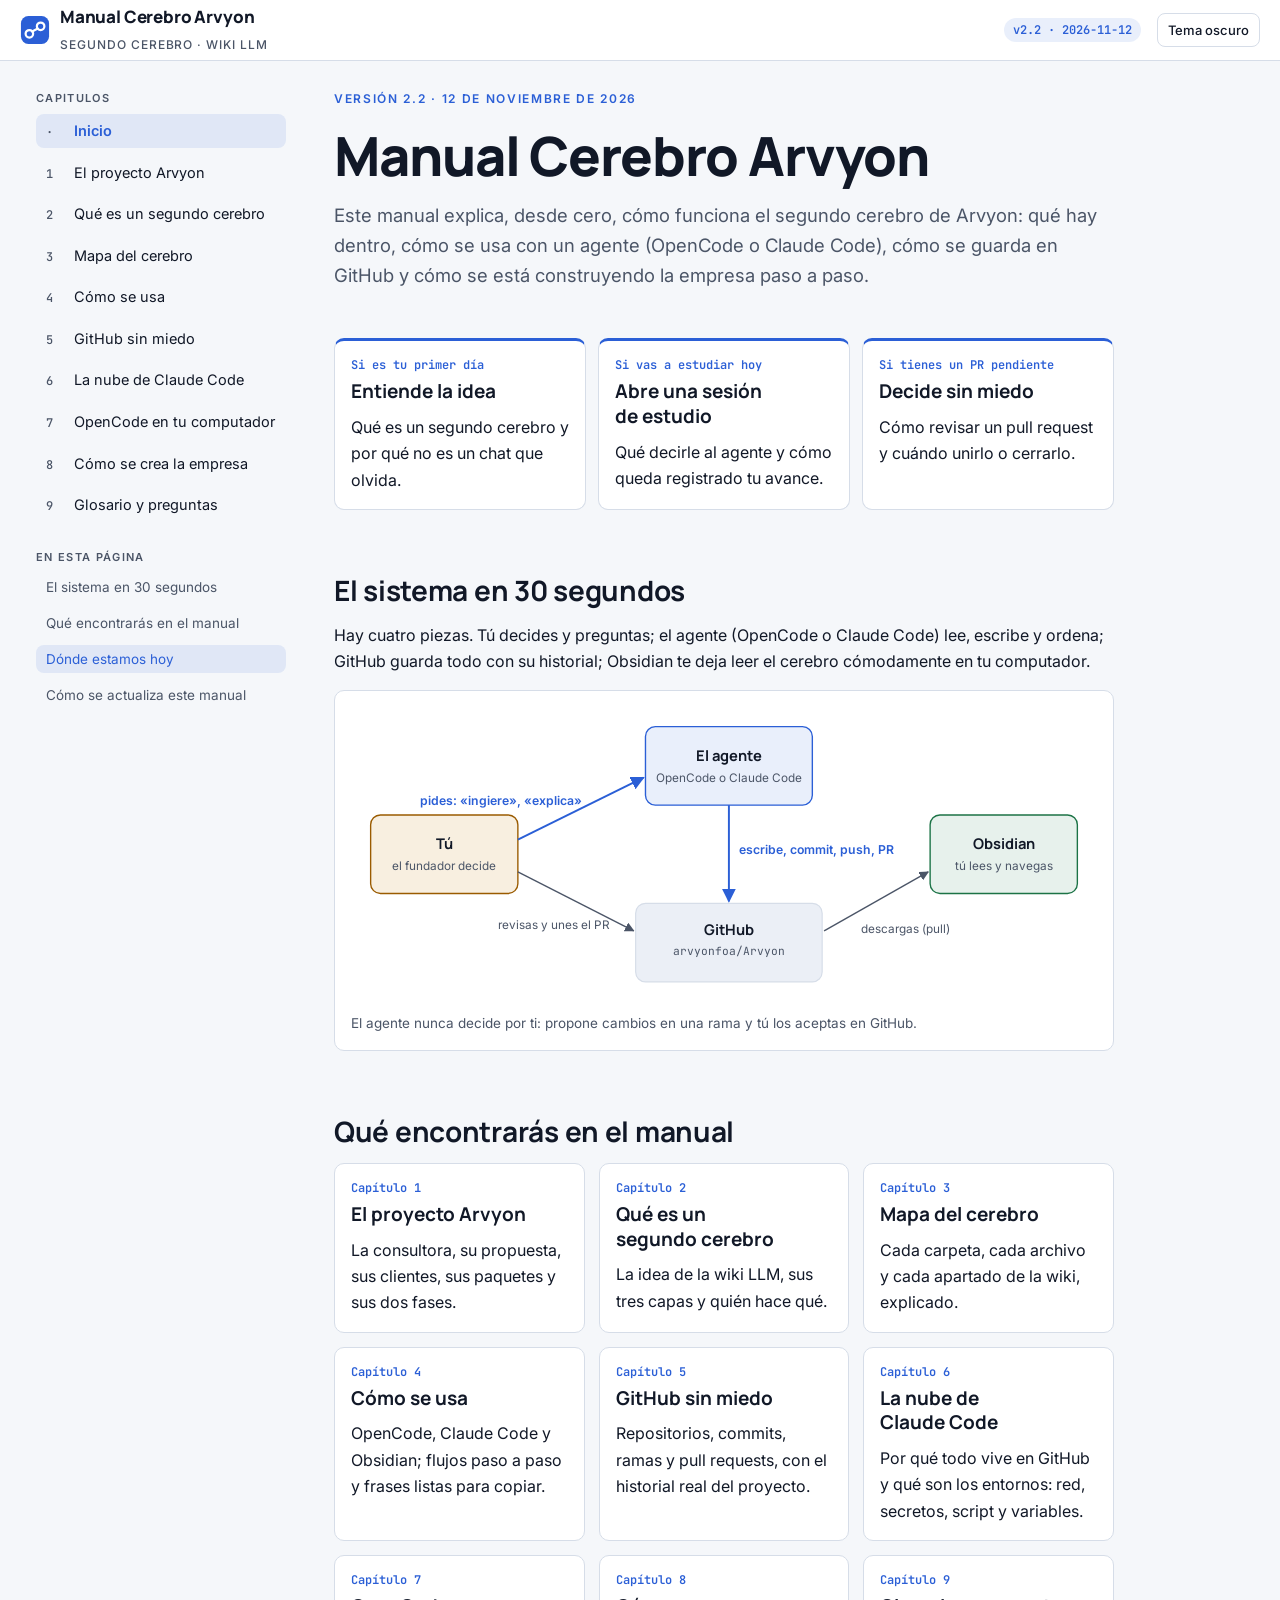
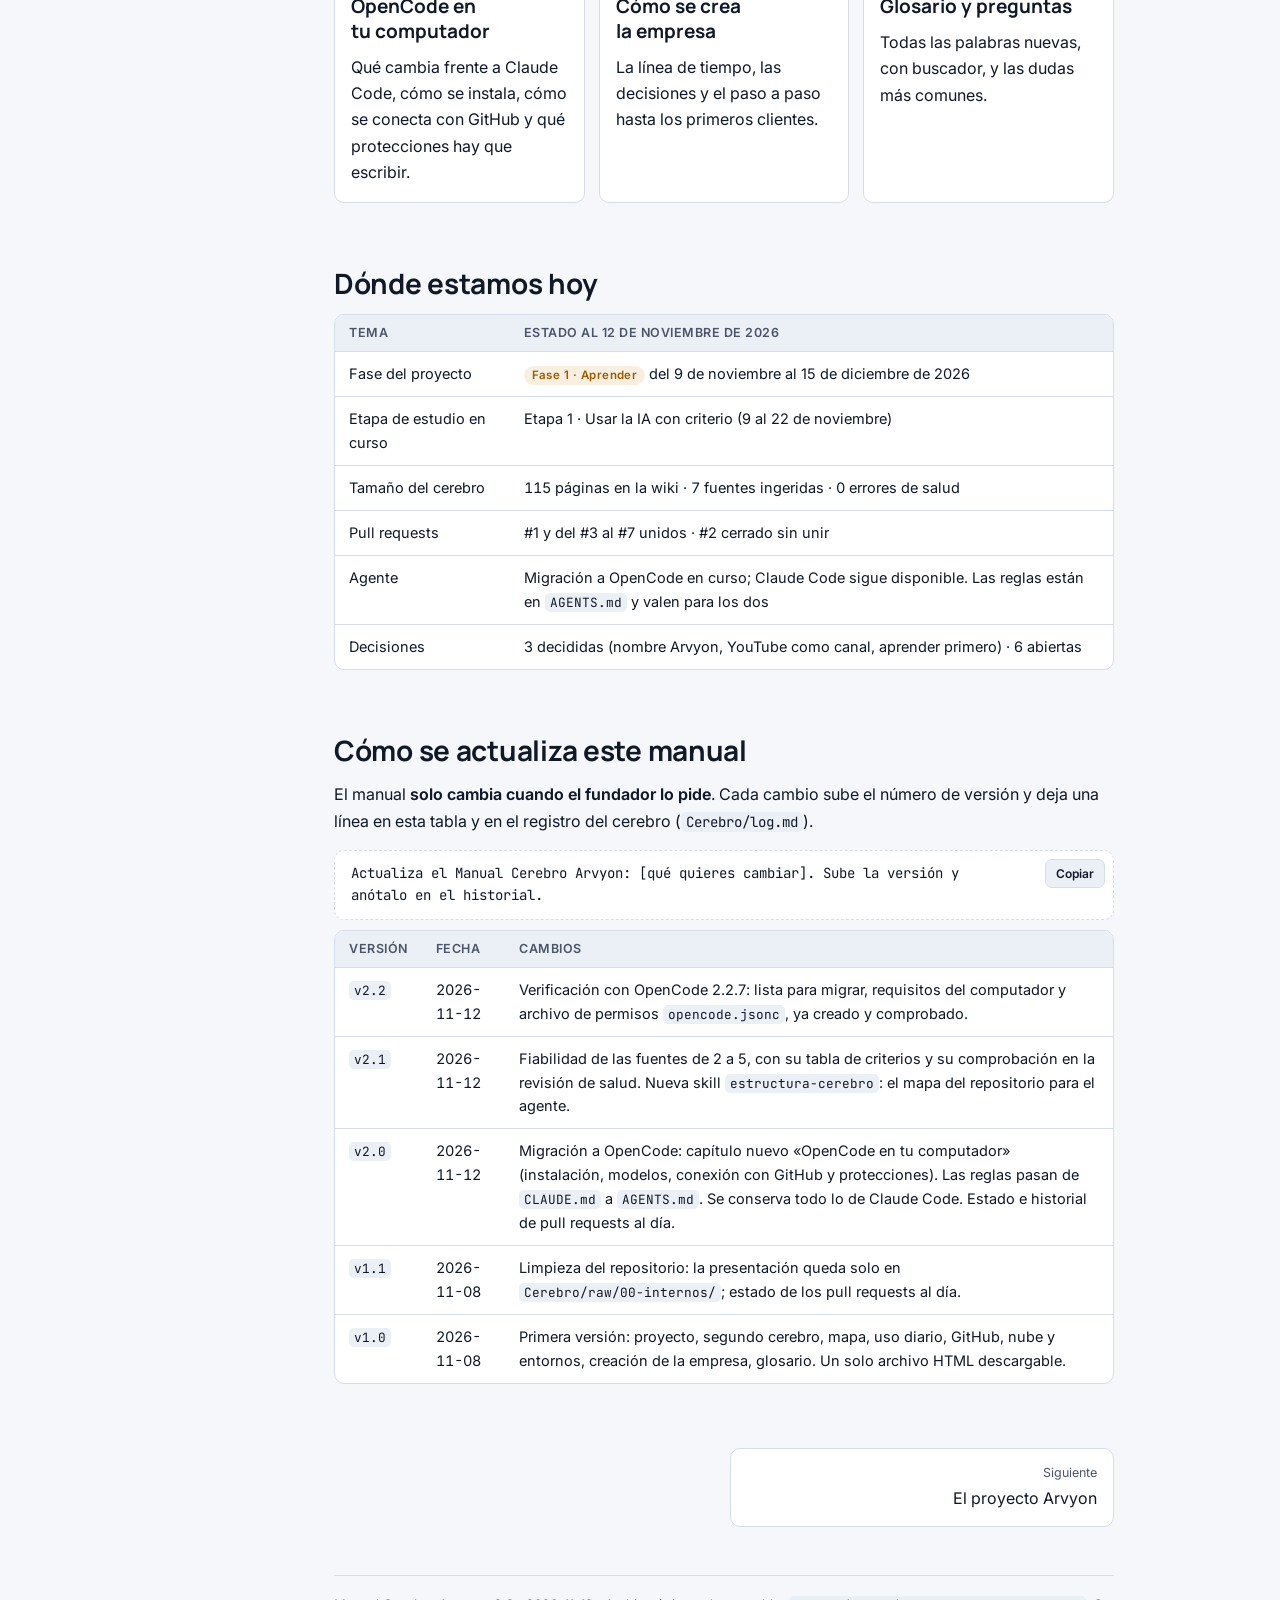
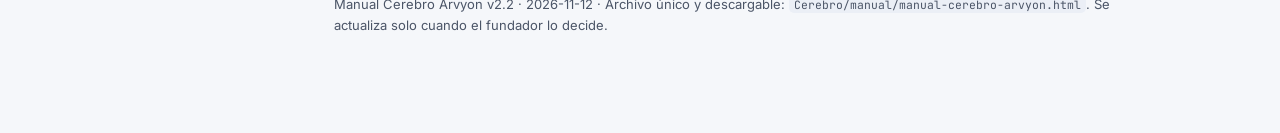
<file: Cerebro/manual/manual-cerebro-arvyon.html>
<!doctype html>
<html lang="es">
<head>
<meta charset="utf-8">
<meta name="viewport" content="width=device-width, initial-scale=1, viewport-fit=cover">
<title>Manual Cerebro Arvyon</title>
<meta name="description" content="Manual para aprender a usar el segundo cerebro de Arvyon, GitHub, la nube de Claude Code y OpenCode.">
<link rel="preconnect" href="https://fonts.googleapis.com">
<link rel="preconnect" href="https://fonts.gstatic.com" crossorigin>
<link rel="stylesheet" href="https://fonts.googleapis.com/css2?family=Inter:wght@400;500;600;700&family=JetBrains+Mono:wght@400;500;600&family=Manrope:wght@600;700;800&display=swap">
<style>
/* Manual Cerebro Arvyon · estilo compartido
   Concepto: documentación técnica con la identidad de la presentación de Arvyon
   (azul Arvyon, Manrope para títulos, Inter para texto). Barra lateral de capítulos
   a la izquierda en escritorio; menú desplegable arriba en el teléfono. */
:root {
  --bg: #F5F7FA;
  --surface: #FFFFFF;
  --surface-2: #EBEFF6;
  --line: #D6DDE8;
  --fg: #111827;
  --muted: #4B5567;
  --accent: #2B5FD6;
  --accent-ink: #FFFFFF;
  --accent-soft: rgba(43, 95, 214, 0.10);
  --amber: #9A5B00;
  --amber-soft: rgba(196, 122, 0, 0.12);
  --green: #1C7346;
  --green-soft: rgba(28, 115, 70, 0.10);
  --red: #B3261E;
  --red-soft: rgba(179, 38, 30, 0.09);
  --violet: #6741C4;
  --violet-soft: rgba(103, 65, 196, 0.10);
  --code-bg: #101624;
  --code-fg: #E3E9F4;
  --shadow: 0 1px 2px rgba(17, 24, 39, 0.06), 0 6px 20px rgba(17, 24, 39, 0.05);
  --head: "Manrope", "Segoe UI", system-ui, sans-serif;
  --body: "Inter", "Segoe UI", system-ui, -apple-system, sans-serif;
  --mono: "JetBrains Mono", ui-monospace, "SFMono-Regular", Menlo, Consolas, monospace;
  --radius: 10px;
  color-scheme: light;
}
@media (prefers-color-scheme: dark) {
  :root:not([data-theme="light"]) {
    --bg: #0A0C10; --surface: #121720; --surface-2: #19202B; --line: #283041;
    --fg: #F1F4F8; --muted: #A4AEBE; --accent: #8AAEFF; --accent-ink: #0A0C10;
    --accent-soft: rgba(59, 116, 242, 0.18); --amber: #F2B347; --amber-soft: rgba(242, 179, 71, 0.13);
    --green: #63CF97; --green-soft: rgba(99, 207, 151, 0.12); --red: #FF8F86; --red-soft: rgba(255, 143, 134, 0.12);
    --violet: #B9A2FF; --violet-soft: rgba(185, 162, 255, 0.14);
    --code-bg: #070A0F; --code-fg: #E3E9F4; --shadow: 0 1px 2px rgba(0, 0, 0, 0.4);
    color-scheme: dark;
  }
}
:root[data-theme="dark"] {
  --bg: #0A0C10; --surface: #121720; --surface-2: #19202B; --line: #283041;
  --fg: #F1F4F8; --muted: #A4AEBE; --accent: #8AAEFF; --accent-ink: #0A0C10;
  --accent-soft: rgba(59, 116, 242, 0.18); --amber: #F2B347; --amber-soft: rgba(242, 179, 71, 0.13);
  --green: #63CF97; --green-soft: rgba(99, 207, 151, 0.12); --red: #FF8F86; --red-soft: rgba(255, 143, 134, 0.12);
  --violet: #B9A2FF; --violet-soft: rgba(185, 162, 255, 0.14);
  --code-bg: #070A0F; --code-fg: #E3E9F4; --shadow: 0 1px 2px rgba(0, 0, 0, 0.4);
  color-scheme: dark;
}

* { box-sizing: border-box; }
html { scroll-behavior: smooth; scroll-padding-top: 76px; }
@media (prefers-reduced-motion: reduce) { html { scroll-behavior: auto; } * { transition: none !important; } }
body {
  margin: 0; background: var(--bg); color: var(--fg);
  font: 400 16px/1.65 var(--body); -webkit-font-smoothing: antialiased;
}
img, svg { max-width: 100%; }
a { color: var(--accent); text-underline-offset: 3px; }
a:hover { text-decoration-thickness: 2px; }
:focus-visible { outline: 2px solid var(--accent); outline-offset: 2px; border-radius: 4px; }

/* ── Cabecera ── */
.topbar {
  position: sticky; top: 0; z-index: 20; background: var(--surface);
  border-bottom: 1px solid var(--line);
  padding-left: max(16px, env(safe-area-inset-left, 0px)); padding-right: max(16px, env(safe-area-inset-right, 0px));
}
.topbar-inner { max-width: 1240px; margin: 0 auto; height: 60px; display: flex; align-items: center; gap: 16px; }
.brand { display: flex; align-items: center; gap: 10px; text-decoration: none; color: var(--fg); }
.brand-mark { width: 30px; height: 30px; flex: none; }
.brand-name { font: 800 17px/1 var(--head); letter-spacing: -0.01em; }
.brand-sub { font: 500 12px/1 var(--body); color: var(--muted); letter-spacing: 0.08em; text-transform: uppercase; }
.topbar-spacer { flex: 1; }
.version-pill { font: 600 12px/1 var(--mono); color: var(--accent); background: var(--accent-soft); padding: 6px 9px; border-radius: 999px; white-space: nowrap; }
.theme-btn {
  border: 1px solid var(--line); background: var(--surface); color: var(--fg); border-radius: 8px;
  height: 34px; padding: 0 10px; font: 500 13px var(--body); cursor: pointer;
}
.theme-btn:hover { background: var(--surface-2); }

/* ── Estructura ── */
.layout {
  max-width: 1240px; margin: 0 auto; display: grid; grid-template-columns: 250px minmax(0, 1fr); gap: 48px;
  padding-left: max(16px, env(safe-area-inset-left, 0px)); padding-right: max(16px, env(safe-area-inset-right, 0px));
  padding-block: 32px 80px;
}
.sidebar { position: sticky; top: 84px; align-self: start; max-height: calc(100vh - 100px); overflow-y: auto; }
.sidebar details { border: 0; }
.sidebar summary { display: none; }
.nav-title { font: 600 11px/1 var(--body); letter-spacing: 0.12em; text-transform: uppercase; color: var(--muted); margin: 0 0 10px; }
.nav-list { list-style: none; margin: 0 0 24px; padding: 0; display: grid; gap: 2px; }
.nav-list a {
  display: flex; gap: 10px; align-items: baseline; padding: 7px 10px; border-radius: 8px; color: var(--fg);
  text-decoration: none; font-size: 14.5px; line-height: 1.35;
}
.nav-list a:hover { background: var(--surface-2); }
.nav-list a[aria-current="page"] { background: var(--accent-soft); color: var(--accent); font-weight: 600; }
.nav-num { font: 500 12px var(--mono); color: var(--muted); min-width: 18px; }
.toc a { font-size: 13.5px; color: var(--muted); padding: 5px 10px; }
.toc a.is-active { color: var(--accent); background: var(--accent-soft); }

@media (max-width: 900px) {
  .layout { grid-template-columns: minmax(0, 1fr); gap: 20px; padding-block: 16px 64px; }
  .sidebar { position: static; max-height: none; overflow: visible; }
  .sidebar summary {
    display: flex; justify-content: space-between; align-items: center; cursor: pointer; list-style: none;
    padding: 12px 14px; border: 1px solid var(--line); border-radius: var(--radius); background: var(--surface);
    font: 600 14px var(--body);
  }
  .sidebar summary::-webkit-details-marker { display: none; }
  .sidebar summary::after { content: "▾"; color: var(--muted); }
  .sidebar details[open] summary { border-bottom-left-radius: 0; border-bottom-right-radius: 0; }
  .sidebar .nav-panel { border: 1px solid var(--line); border-top: 0; border-radius: 0 0 var(--radius) var(--radius); padding: 14px; background: var(--surface); }
  .brand-sub, .version-pill { display: none; }
}

/* ── Contenido ── */
main { min-width: 0; }
.content { max-width: 780px; }
.eyebrow { font: 600 12px/1 var(--body); letter-spacing: 0.14em; text-transform: uppercase; color: var(--accent); margin: 0 0 12px; }
h1 { font: 800 clamp(30px, 4.4vw, 44px)/1.12 var(--head); letter-spacing: -0.02em; margin: 0 0 16px; text-wrap: balance; }
h2 { font: 700 clamp(22px, 2.8vw, 28px)/1.2 var(--head); letter-spacing: -0.01em; margin: 56px 0 14px; text-wrap: balance; padding-top: 8px; }
h3 { font: 700 19px/1.3 var(--head); margin: 32px 0 10px; text-wrap: balance; }
h4 { font: 600 16px/1.4 var(--body); margin: 22px 0 8px; }
p, ul, ol { margin: 0 0 16px; }
li { margin-bottom: 6px; }
.lead { font-size: 18.5px; line-height: 1.6; color: var(--muted); max-width: 64ch; }
strong { font-weight: 650; }
hr { border: 0; border-top: 1px solid var(--line); margin: 48px 0; }
code { font: 0.88em var(--mono); background: var(--surface-2); padding: 1px 5px; border-radius: 5px; overflow-wrap: anywhere; }
pre {
  background: var(--code-bg); color: var(--code-fg); font: 13.5px/1.6 var(--mono); padding: 16px 18px;
  border-radius: var(--radius); overflow-x: auto; margin: 0 0 18px;
}
pre code { background: none; padding: 0; color: inherit; font-size: inherit; overflow-wrap: normal; }
kbd { font: 12.5px var(--mono); border: 1px solid var(--line); border-bottom-width: 2px; border-radius: 5px; padding: 1px 6px; background: var(--surface); }

/* Tablas */
.table-wrap { overflow-x: auto; margin: 0 0 20px; border: 1px solid var(--line); border-radius: var(--radius); background: var(--surface); }
table { border-collapse: collapse; width: 100%; font-size: 14.5px; }
th, td { text-align: left; vertical-align: top; padding: 10px 14px; border-bottom: 1px solid var(--line); }
th { font: 600 12.5px/1.3 var(--body); letter-spacing: 0.04em; text-transform: uppercase; color: var(--muted); background: var(--surface-2); }
tr:last-child td { border-bottom: 0; }
td code { white-space: nowrap; }

/* Avisos */
.note { border-left: 3px solid var(--accent); background: var(--accent-soft); padding: 14px 16px; border-radius: 0 var(--radius) var(--radius) 0; margin: 0 0 20px; }
.note > :last-child { margin-bottom: 0; }
.note-title { font: 700 13px/1.3 var(--body); letter-spacing: 0.06em; text-transform: uppercase; margin: 0 0 6px; color: var(--accent); }
.note.warn { border-color: var(--amber); background: var(--amber-soft); } .note.warn .note-title { color: var(--amber); }
.note.ok { border-color: var(--green); background: var(--green-soft); } .note.ok .note-title { color: var(--green); }
.note.bad { border-color: var(--red); background: var(--red-soft); } .note.bad .note-title { color: var(--red); }
.note.idea { border-color: var(--violet); background: var(--violet-soft); } .note.idea .note-title { color: var(--violet); }

/* Definición */
.def { border: 1px solid var(--line); background: var(--surface); border-radius: var(--radius); padding: 14px 16px; margin: 0 0 16px; }
.def dt { font: 700 16px/1.3 var(--head); margin: 0 0 4px; }
.def dd { margin: 0; color: var(--muted); }
.def dd + dt { margin-top: 14px; }

/* Rejillas de tarjetas */
.grid { display: grid; gap: 14px; grid-template-columns: repeat(auto-fit, minmax(220px, 1fr)); margin: 0 0 24px; }
.card { border: 1px solid var(--line); background: var(--surface); border-radius: var(--radius); padding: 16px; min-width: 0; }
.card h3, .card h4 { margin-top: 0; }
.card p:last-child, .card ul:last-child { margin-bottom: 0; }
a.card { color: inherit; text-decoration: none; display: block; transition: border-color .15s, transform .15s; }
a.card:hover { border-color: var(--accent); transform: translateY(-1px); }
.card-kicker { font: 600 12px var(--mono); color: var(--accent); margin: 0 0 6px; }

/* Pasos */
.steps { counter-reset: paso; list-style: none; padding: 0; margin: 0 0 24px; display: grid; gap: 12px; }
.steps > li { counter-increment: paso; position: relative; padding: 12px 14px 12px 52px; border: 1px solid var(--line); border-radius: var(--radius); background: var(--surface); margin: 0; }
.steps > li::before {
  content: counter(paso); position: absolute; left: 14px; top: 12px; width: 26px; height: 26px; border-radius: 50%;
  background: var(--accent); color: var(--accent-ink); font: 700 13px/26px var(--body); text-align: center;
}
.steps > li > :last-child { margin-bottom: 0; }

/* Árbol de carpetas */
.tree { font: 13.5px/1.75 var(--mono); background: var(--surface); border: 1px solid var(--line); border-radius: var(--radius); padding: 14px 16px; overflow-x: auto; margin: 0 0 20px; white-space: pre; }
.tree .c { color: var(--muted); }
.tree .f { color: var(--accent); font-weight: 600; }

/* Acordeones */
details.fold { border: 1px solid var(--line); background: var(--surface); border-radius: var(--radius); margin: 0 0 10px; }
details.fold > summary { cursor: pointer; padding: 12px 16px; font: 600 15.5px/1.4 var(--body); list-style: none; display: flex; gap: 12px; align-items: baseline; }
details.fold > summary::-webkit-details-marker { display: none; }
details.fold > summary::before { content: "+"; font: 600 16px var(--mono); color: var(--accent); width: 12px; flex: none; }
details.fold[open] > summary::before { content: "−"; }
details.fold > summary code { font-size: 13px; }
details.fold > .fold-body { padding: 0 16px 14px 40px; }
details.fold > .fold-body > :last-child { margin-bottom: 0; }

/* Etiquetas */
.tag { display: inline-block; font: 600 11.5px/1 var(--body); letter-spacing: 0.04em; padding: 4px 8px; border-radius: 999px; background: var(--surface-2); color: var(--muted); vertical-align: middle; }
.tag.blue { background: var(--accent-soft); color: var(--accent); }
.tag.amber { background: var(--amber-soft); color: var(--amber); }
.tag.green { background: var(--green-soft); color: var(--green); }
.tag.red { background: var(--red-soft); color: var(--red); }
.tag.violet { background: var(--violet-soft); color: var(--violet); }

/* Frases para copiar */
.prompt { position: relative; border: 1px dashed var(--line); background: var(--surface); border-radius: var(--radius); padding: 12px 92px 12px 16px; margin: 0 0 10px; font: 14px/1.55 var(--mono); }
.copy-btn {
  position: absolute; right: 8px; top: 8px; border: 1px solid var(--line); background: var(--surface-2); color: var(--fg);
  border-radius: 7px; font: 600 12px var(--body); padding: 6px 10px; cursor: pointer;
}
.copy-btn:hover { border-color: var(--accent); color: var(--accent); }

/* Diagramas */
figure.diagram { margin: 8px 0 28px; border: 1px solid var(--line); border-radius: var(--radius); background: var(--surface); padding: 16px; }
figure.diagram .svg-wrap { overflow-x: auto; }
figure.diagram svg { display: block; min-width: 560px; width: 100%; height: auto; }
figure.diagram figcaption { font-size: 13.5px; color: var(--muted); margin-top: 10px; }
svg .t { fill: var(--fg); font-family: var(--body); font-size: 14px; }
svg .t-s { fill: var(--muted); font-family: var(--body); font-size: 12px; }
svg .t-b { fill: var(--fg); font-family: var(--head); font-size: 15px; font-weight: 700; }
svg .t-m { fill: var(--muted); font-family: var(--mono); font-size: 11.5px; }
svg .t-a { fill: var(--accent); font-family: var(--body); font-size: 12.5px; font-weight: 600; }
svg .t-on { fill: var(--accent-ink); font-family: var(--head); font-size: 14px; font-weight: 700; }
svg .box { fill: var(--surface-2); stroke: var(--line); stroke-width: 1.2; }
svg .box-a { fill: var(--accent-soft); stroke: var(--accent); stroke-width: 1.4; }
svg .box-amber { fill: var(--amber-soft); stroke: var(--amber); stroke-width: 1.4; }
svg .box-green { fill: var(--green-soft); stroke: var(--green); stroke-width: 1.4; }
svg .box-red { fill: var(--red-soft); stroke: var(--red); stroke-width: 1.4; }
svg .box-violet { fill: var(--violet-soft); stroke: var(--violet); stroke-width: 1.4; }
svg .solid-a { fill: var(--accent); }
svg .ln { stroke: var(--muted); stroke-width: 1.4; fill: none; }
svg .ln-a { stroke: var(--accent); stroke-width: 2; fill: none; }
svg .ln-d { stroke: var(--muted); stroke-width: 1.3; fill: none; stroke-dasharray: 5 4; }
svg .ln-green { stroke: var(--green); stroke-width: 2.2; fill: none; }
svg .ln-red { stroke: var(--red); stroke-width: 2; fill: none; stroke-dasharray: 5 4; }
svg .dot { fill: var(--surface); stroke: var(--accent); stroke-width: 2.4; }
svg .dot-main { fill: var(--surface); stroke: var(--fg); stroke-width: 2.4; }
svg .dot-red { fill: var(--surface); stroke: var(--red); stroke-width: 2.4; }
svg .arrow-head { fill: var(--muted); }
svg .arrow-head-a { fill: var(--accent); }

/* Portada */
.hero { padding: 8px 0 8px; }
.hero h1 { font-size: clamp(34px, 5.4vw, 54px); }
.quick { display: grid; grid-template-columns: repeat(auto-fit, minmax(200px, 1fr)); gap: 12px; margin: 24px 0 8px; }
.quick .card { border-top: 3px solid var(--accent); }

/* Glosario */
.search { width: 100%; height: 44px; border: 1px solid var(--line); border-radius: var(--radius); background: var(--surface); color: var(--fg); padding: 0 14px; font: 15px var(--body); margin: 0 0 18px; }
.gloss { display: grid; gap: 10px; }
.gloss .def { margin: 0; }
.gloss-empty { color: var(--muted); }

/* Navegación entre páginas */
.pager { display: grid; grid-template-columns: 1fr 1fr; gap: 12px; margin-top: 64px; }
.pager a { border: 1px solid var(--line); background: var(--surface); border-radius: var(--radius); padding: 14px 16px; text-decoration: none; color: var(--fg); min-width: 0; }
.pager a:hover { border-color: var(--accent); }
.pager small { display: block; color: var(--muted); font-size: 12.5px; margin-bottom: 2px; }
.pager .next { text-align: right; grid-column: 2; }
@media (max-width: 520px) { .pager { grid-template-columns: 1fr; } .pager .next { grid-column: 1; } }

.foot { margin-top: 48px; padding-top: 18px; border-top: 1px solid var(--line); color: var(--muted); font-size: 13px; }
.num { font-variant-numeric: tabular-nums; }

/* Archivo único: sin JavaScript se ven todos los capítulos seguidos */
.chapter + .chapter { border-top: 1px solid var(--line); margin-top: 64px; padding-top: 32px; }
body.js .chapter + .chapter { border-top: 0; margin-top: 0; padding-top: 0; }
</style>
<script>
(function(){
  var raiz=document.documentElement;
  try{var g=localStorage.getItem("manual-arvyon-tema");if(g==="dark"||g==="light")raiz.setAttribute("data-theme",g);}catch(e){}
  function tema(){var t=raiz.getAttribute("data-theme");if(t)return t;return matchMedia("(prefers-color-scheme: dark)").matches?"dark":"light";}
  document.addEventListener("DOMContentLoaded",function(){
    document.body.classList.add("js");
    var b=document.getElementById("theme-btn");
    function rot(){b.textContent=tema()==="dark"?"Tema claro":"Tema oscuro";}
    rot();b.addEventListener("click",function(){var n=tema()==="dark"?"light":"dark";raiz.setAttribute("data-theme",n);try{localStorage.setItem("manual-arvyon-tema",n);}catch(e){}rot();});
    var caps=[].slice.call(document.querySelectorAll(".chapter"));
    var toc=document.getElementById("toc"); var obs=null;
    function mostrar(){
      var h=decodeURIComponent(location.hash.slice(1))||"inicio";
      var el=document.getElementById(h)||document.getElementById("inicio");
      var cap=el.closest(".chapter")||caps[0];
      caps.forEach(function(c){c.hidden=c!==cap;});
      document.querySelectorAll("#chapters a").forEach(function(a){if(a.dataset.cap===cap.id)a.setAttribute("aria-current","page");else a.removeAttribute("aria-current");});
      toc.innerHTML="";
      var hs=[].slice.call(cap.querySelectorAll("h2[id]"));
      hs.forEach(function(x){var li=document.createElement("li");var a=document.createElement("a");a.href="#"+x.id;a.textContent=x.textContent;li.appendChild(a);toc.appendChild(li);});
      document.getElementById("toc-block").hidden=!hs.length;
      if(obs)obs.disconnect();
      if("IntersectionObserver" in window){var ls=toc.querySelectorAll("a");obs=new IntersectionObserver(function(es){es.forEach(function(e){if(e.isIntersecting)ls.forEach(function(a){a.classList.toggle("is-active",a.getAttribute("href")==="#"+e.target.id);});});},{rootMargin:"-80px 0px -70% 0px"});hs.forEach(function(x){obs.observe(x);});}
      setTimeout(function(){if(el===cap)window.scrollTo(0,0);else el.scrollIntoView();},0);
      document.title=(cap.dataset.nombre==="Inicio"?"":cap.dataset.nombre+" · ")+"Manual Cerebro Arvyon";
      var d=document.getElementById("nav-details");if(matchMedia("(max-width: 900px)").matches)d.removeAttribute("open");
    }
    window.addEventListener("hashchange",mostrar);mostrar();
    document.querySelectorAll(".prompt").forEach(function(c){var bt=document.createElement("button");bt.type="button";bt.className="copy-btn";bt.textContent="Copiar";
      bt.addEventListener("click",function(){var tx=c.getAttribute("data-copy")||c.firstChild.textContent.trim();
        function ok(){bt.textContent="Copiado";setTimeout(function(){bt.textContent="Copiar";},1600);}
        function sel(){var r=document.createRange();r.selectNodeContents(c.firstChild);var s=getSelection();s.removeAllRanges();s.addRange(r);bt.textContent="Seleccionado";}
        if(navigator.clipboard&&navigator.clipboard.writeText)navigator.clipboard.writeText(tx).then(ok,sel);else sel();});c.appendChild(bt);});
    var q=document.getElementById("gloss-search");
    if(q){var it=[].slice.call(document.querySelectorAll(".gloss .def"));var v=document.getElementById("gloss-empty");
      q.addEventListener("input",function(){var s=q.value.toLowerCase().normalize("NFD").replace(/[̀-ͯ]/g,"");var n=0;
        it.forEach(function(x){var t=x.textContent.toLowerCase().normalize("NFD").replace(/[̀-ͯ]/g,"");var o=!s||t.indexOf(s)!==-1;x.hidden=!o;if(o)n++;});v.hidden=n!==0;});}
  });
})();
</script>
</head>
<body>
<header class="topbar">
  <div class="topbar-inner">
    <a class="brand" href="#inicio"><svg class="brand-mark" viewBox="0 0 32 32" aria-hidden="true">
  <rect x="1" y="1" width="30" height="30" rx="8" class="solid-a"/>
  <circle cx="10" cy="20" r="4" fill="none" stroke="var(--accent-ink)" stroke-width="2.4"/>
  <circle cx="22" cy="12" r="4" fill="none" stroke="var(--accent-ink)" stroke-width="2.4"/>
  <path d="M13 17.5 L19 14.5" stroke="var(--accent-ink)" stroke-width="2.4" stroke-linecap="round"/>
</svg><span><span class="brand-name">Manual Cerebro Arvyon</span><br><span class="brand-sub">Segundo cerebro · wiki LLM</span></span></a>
    <span class="topbar-spacer"></span>
    <span class="version-pill">v2.2 · 2026-11-12</span>
    <button type="button" class="theme-btn" id="theme-btn">Tema oscuro</button>
  </div>
</header>
<div class="layout">
  <aside class="sidebar">
    <details id="nav-details" open>
      <summary>Capítulos del manual</summary>
      <div class="nav-panel">
        <p class="nav-title">Capítulos</p>
        <ul class="nav-list" id="chapters"><li><a href="#inicio" data-cap="inicio"><span class="nav-num">·</span><span>Inicio</span></a></li><li><a href="#proyecto" data-cap="proyecto"><span class="nav-num">1</span><span>El proyecto Arvyon</span></a></li><li><a href="#segundo-cerebro" data-cap="segundo-cerebro"><span class="nav-num">2</span><span>Qué es un segundo cerebro</span></a></li><li><a href="#mapa" data-cap="mapa"><span class="nav-num">3</span><span>Mapa del cerebro</span></a></li><li><a href="#uso" data-cap="uso"><span class="nav-num">4</span><span>Cómo se usa</span></a></li><li><a href="#github" data-cap="github"><span class="nav-num">5</span><span>GitHub sin miedo</span></a></li><li><a href="#nube" data-cap="nube"><span class="nav-num">6</span><span>La nube de Claude Code</span></a></li><li><a href="#opencode" data-cap="opencode"><span class="nav-num">7</span><span>OpenCode en tu computador</span></a></li><li><a href="#empresa" data-cap="empresa"><span class="nav-num">8</span><span>Cómo se crea la empresa</span></a></li><li><a href="#glosario" data-cap="glosario"><span class="nav-num">9</span><span>Glosario y preguntas</span></a></li></ul>
        <div id="toc-block">
          <p class="nav-title">En esta página</p>
          <ul class="nav-list toc" id="toc"></ul>
        </div>
      </div>
    </details>
  </aside>
  <main>
    <article class="content">
<section class="chapter" id="inicio" data-nombre="Inicio">
      <p class="eyebrow">Versión 2.2 · 12 de noviembre de 2026</p>

<div class="hero">
  <h1>Manual Cerebro Arvyon</h1>
  <p class="lead">Este manual explica, desde cero, cómo funciona el segundo cerebro de Arvyon: qué hay dentro, cómo se usa con un agente (OpenCode o Claude Code), cómo se guarda en GitHub y cómo se está construyendo la empresa paso a paso.</p>
</div>

<div class="quick">
  <a class="card" href="#segundo-cerebro"><p class="card-kicker">Si es tu primer día</p><h3>Entiende la idea</h3><p>Qué es un segundo cerebro y por qué no es un chat que olvida.</p></a>
  <a class="card" href="#uso-sesion-de-estudio"><p class="card-kicker">Si vas a estudiar hoy</p><h3>Abre una sesión de estudio</h3><p>Qué decirle al agente y cómo queda registrado tu avance.</p></a>
  <a class="card" href="#github-decidir"><p class="card-kicker">Si tienes un PR pendiente</p><h3>Decide sin miedo</h3><p>Cómo revisar un pull request y cuándo unirlo o cerrarlo.</p></a>
</div>

<h2 id="inicio-sistema">El sistema en 30 segundos</h2>
<p>Hay cuatro piezas. Tú decides y preguntas; el agente (OpenCode o Claude Code) lee, escribe y ordena; GitHub guarda todo con su historial; Obsidian te deja leer el cerebro cómodamente en tu computador.</p>
<figure class="diagram">
  <div class="svg-wrap">
  <svg viewBox="0 0 760 300" role="img" aria-labelledby="d-sis-t">
    <title id="d-sis-t">Cómo se conectan el fundador, el agente, GitHub y Obsidian</title>
    <defs>
  <marker id="fl1" viewBox="0 0 10 10" refX="9" refY="5" markerWidth="7" markerHeight="7" orient="auto-start-reverse"><path d="M0 0 L10 5 L0 10 z" class="arrow-head"/></marker>
  <marker id="fla1" viewBox="0 0 10 10" refX="9" refY="5" markerWidth="7" markerHeight="7" orient="auto-start-reverse"><path d="M0 0 L10 5 L0 10 z" class="arrow-head-a"/></marker>
</defs>
    <rect x="20" y="110" width="150" height="80" rx="10" class="box-amber"/>
    <text x="95" y="145" text-anchor="middle" class="t-b">Tú</text>
    <text x="95" y="166" text-anchor="middle" class="t-s">el fundador decide</text>

    <rect x="300" y="20" width="170" height="80" rx="10" class="box-a"/>
    <text x="385" y="55" text-anchor="middle" class="t-b">El agente</text>
    <text x="385" y="76" text-anchor="middle" class="t-s">OpenCode o Claude Code</text>

    <rect x="290" y="200" width="190" height="80" rx="10" class="box"/>
    <text x="385" y="232" text-anchor="middle" class="t-b">GitHub</text>
    <text x="385" y="253" text-anchor="middle" class="t-m">arvyonfoa/Arvyon</text>

    <rect x="590" y="110" width="150" height="80" rx="10" class="box-green"/>
    <text x="665" y="145" text-anchor="middle" class="t-b">Obsidian</text>
    <text x="665" y="166" text-anchor="middle" class="t-s">tú lees y navegas</text>

    <path d="M170 135 L298 72" class="ln-a" marker-end="url(#fla1)"/>
    <text x="70" y="100" class="t-a">pides: «ingiere», «explica»</text>
    <path d="M385 100 L385 198" class="ln-a" marker-end="url(#fla1)"/>
    <text x="395" y="150" class="t-a">escribe, commit, push, PR</text>
    <path d="M170 168 L288 228" class="ln" marker-end="url(#fl1)"/>
    <text x="150" y="226" class="t-s">revisas y unes el PR</text>
    <path d="M482 228 L588 168" class="ln" marker-end="url(#fl1)"/>
    <text x="520" y="230" class="t-s">descargas (pull)</text>
  </svg>
  </div>
  <figcaption>El agente nunca decide por ti: propone cambios en una rama y tú los aceptas en GitHub.</figcaption>
</figure>

<h2 id="inicio-capitulos">Qué encontrarás en el manual</h2>
<div class="grid">
  <a class="card" href="#proyecto"><p class="card-kicker">Capítulo 1</p><h3>El proyecto Arvyon</h3><p>La consultora, su propuesta, sus clientes, sus paquetes y sus dos fases.</p></a>
  <a class="card" href="#segundo-cerebro"><p class="card-kicker">Capítulo 2</p><h3>Qué es un segundo cerebro</h3><p>La idea de la wiki LLM, sus tres capas y quién hace qué.</p></a>
  <a class="card" href="#mapa"><p class="card-kicker">Capítulo 3</p><h3>Mapa del cerebro</h3><p>Cada carpeta, cada archivo y cada apartado de la wiki, explicado.</p></a>
  <a class="card" href="#uso"><p class="card-kicker">Capítulo 4</p><h3>Cómo se usa</h3><p>OpenCode, Claude Code y Obsidian; flujos paso a paso y frases listas para copiar.</p></a>
  <a class="card" href="#github"><p class="card-kicker">Capítulo 5</p><h3>GitHub sin miedo</h3><p>Repositorios, commits, ramas y pull requests, con el historial real del proyecto.</p></a>
  <a class="card" href="#nube"><p class="card-kicker">Capítulo 6</p><h3>La nube de Claude Code</h3><p>Por qué todo vive en GitHub y qué son los entornos: red, secretos, script y variables.</p></a>
  <a class="card" href="#opencode"><p class="card-kicker">Capítulo 7</p><h3>OpenCode en tu computador</h3><p>Qué cambia frente a Claude Code, cómo se instala, cómo se conecta con GitHub y qué protecciones hay que escribir.</p></a>
  <a class="card" href="#empresa"><p class="card-kicker">Capítulo 8</p><h3>Cómo se crea la empresa</h3><p>La línea de tiempo, las decisiones y el paso a paso hasta los primeros clientes.</p></a>
  <a class="card" href="#glosario"><p class="card-kicker">Capítulo 9</p><h3>Glosario y preguntas</h3><p>Todas las palabras nuevas, con buscador, y las dudas más comunes.</p></a>
</div>

<h2 id="inicio-estado">Dónde estamos hoy</h2>
<div class="table-wrap"><table>
  <tr><th>Tema</th><th>Estado al 12 de noviembre de 2026</th></tr>
  <tr><td>Fase del proyecto</td><td><span class="tag amber">Fase 1 · Aprender</span> del 9 de noviembre al 15 de diciembre de 2026</td></tr>
  <tr><td>Etapa de estudio en curso</td><td>Etapa 1 · Usar la IA con criterio (9 al 22 de noviembre)</td></tr>
  <tr><td>Tamaño del cerebro</td><td class="num">115 páginas en la wiki · 7 fuentes ingeridas · 0 errores de salud</td></tr>
  <tr><td>Pull requests</td><td>#1 y del #3 al #7 unidos · #2 cerrado sin unir</td></tr>
  <tr><td>Agente</td><td>Migración a OpenCode en curso; Claude Code sigue disponible. Las reglas están en <code>AGENTS.md</code> y valen para los dos</td></tr>
  <tr><td>Decisiones</td><td>3 decididas (nombre Arvyon, YouTube como canal, aprender primero) · 6 abiertas</td></tr>
</table></div>

<h2 id="inicio-versiones">Cómo se actualiza este manual</h2>
<p>El manual <strong>solo cambia cuando el fundador lo pide</strong>. Cada cambio sube el número de versión y deja una línea en esta tabla y en el registro del cerebro (<code>Cerebro/log.md</code>).</p>
<div class="prompt" data-copy="Actualiza el Manual Cerebro Arvyon: [qué quieres cambiar]. Sube la versión y anótalo en el historial.">Actualiza el Manual Cerebro Arvyon: [qué quieres cambiar]. Sube la versión y anótalo en el historial.</div>
<div class="table-wrap"><table>
  <tr><th>Versión</th><th>Fecha</th><th>Cambios</th></tr>
  <tr><td><code>v2.2</code></td><td class="num">2026-11-12</td><td>Verificación con OpenCode 2.2.7: lista para migrar, requisitos del computador y archivo de permisos <code>opencode.jsonc</code>, ya creado y comprobado.</td></tr>
  <tr><td><code>v2.1</code></td><td class="num">2026-11-12</td><td>Fiabilidad de las fuentes de 2 a 5, con su tabla de criterios y su comprobación en la revisión de salud. Nueva skill <code>estructura-cerebro</code>: el mapa del repositorio para el agente.</td></tr>
  <tr><td><code>v2.0</code></td><td class="num">2026-11-12</td><td>Migración a OpenCode: capítulo nuevo «OpenCode en tu computador» (instalación, modelos, conexión con GitHub y protecciones). Las reglas pasan de <code>CLAUDE.md</code> a <code>AGENTS.md</code>. Se conserva todo lo de Claude Code. Estado e historial de pull requests al día.</td></tr>
  <tr><td><code>v1.1</code></td><td class="num">2026-11-08</td><td>Limpieza del repositorio: la presentación queda solo en <code>Cerebro/raw/00-internos/</code>; estado de los pull requests al día.</td></tr>
  <tr><td><code>v1.0</code></td><td class="num">2026-11-08</td><td>Primera versión: proyecto, segundo cerebro, mapa, uso diario, GitHub, nube y entornos, creación de la empresa, glosario. Un solo archivo HTML descargable.</td></tr>
</table></div>

      <nav class="pager"><a class="next" href="#proyecto"><small>Siguiente</small>El proyecto Arvyon</a></nav></section><section class="chapter" id="proyecto" data-nombre="El proyecto Arvyon">
      <p class="eyebrow">Capítulo 1</p>

<h1>El proyecto Arvyon</h1>
<p class="lead">Arvyon es una consultora de inteligencia artificial 100 % virtual que opera desde Polonia, en la Unión Europea, para empresas colombianas pequeñas, medianas y grandes.</p>

<h2 id="proyecto-en-una-frase">Arvyon en una frase</h2>
<div class="note"><p class="note-title">La propuesta</p><p>«Traemos lo que ya funciona en Europa, adaptado a tu empresa». Arvyon <strong>enseña</strong> (que el equipo entienda la IA y la use sin miedo), <strong>implementa</strong> (herramientas funcionando dentro del negocio) y <strong>acompaña</strong> (mide y mejora cada mes).</p></div>
<p>Todo esto viene de la presentación para socios de octubre de 2026, que es la primera fuente del cerebro (<code>Cerebro/raw/00-internos/presentacion-consultora-ia.pdf</code>).</p>

<h2 id="proyecto-problema">El problema que resuelve</h2>
<div class="grid">
  <div class="card"><p class="card-kicker">Brecha de adopción</p><h3 class="num">61 % frente a 37,7 %</h3><p>El 61 % de las empresas colombianas de 50 o más empleados ve la IA como prioridad, pero solo el 37,7 % la ha incorporado de verdad (Endeavor, «Colombia AI Pulse»).</p></div>
  <div class="card"><p class="card-kicker">Mipymes</p><h3 class="num">Más del 99 %</h3><p>Casi todas las empresas del país son mipymes y generan el 79 % del empleo (MinComercio).</p></div>
  <div class="card"><p class="card-kicker">Política pública</p><h3>CONPES 4144</h3><p>En febrero de 2025 Colombia aprobó su Política Nacional de Inteligencia Artificial.</p></div>
</div>
<div class="note warn"><p class="note-title">Ojo con el dato</p><p>La cifra 61 % / 37,7 % es de empresas con 50 o más empleados. No describe a las microempresas, que son el público del paquete Inicia. El cerebro lo deja anotado en <code>wiki/01-mercado/adopcion-ia-colombia.md</code>.</p></div>

<h2 id="proyecto-diferenciales">El puente entre Europa y Colombia</h2>
<figure class="diagram">
  <div class="svg-wrap">
  <svg viewBox="0 0 760 230" role="img" aria-labelledby="d-puente-t">
    <title id="d-puente-t">Arvyon como puente entre Polonia y Colombia</title>
    <defs>
  <marker id="fl2" viewBox="0 0 10 10" refX="9" refY="5" markerWidth="7" markerHeight="7" orient="auto-start-reverse"><path d="M0 0 L10 5 L0 10 z" class="arrow-head"/></marker>
  <marker id="fla2" viewBox="0 0 10 10" refX="9" refY="5" markerWidth="7" markerHeight="7" orient="auto-start-reverse"><path d="M0 0 L10 5 L0 10 z" class="arrow-head-a"/></marker>
</defs>
    <rect x="20" y="40" width="220" height="150" rx="12" class="box-a"/>
    <text x="130" y="78" text-anchor="middle" class="t-b">Polonia · UE</text>
    <text x="130" y="102" text-anchor="middle" class="t-s">donde vive Arvyon</text>
    <text x="130" y="134" text-anchor="middle" class="t-m">UTC+1 (invierno)</text>
    <text x="130" y="152" text-anchor="middle" class="t-m">UTC+2 (verano)</text>
    <text x="130" y="174" text-anchor="middle" class="t-s">RGPD · Reglamento de IA</text>

    <rect x="520" y="40" width="220" height="150" rx="12" class="box-amber"/>
    <text x="630" y="78" text-anchor="middle" class="t-b">Colombia</text>
    <text x="630" y="102" text-anchor="middle" class="t-s">donde están los clientes</text>
    <text x="630" y="134" text-anchor="middle" class="t-m">UTC−5 todo el año</text>
    <text x="630" y="152" text-anchor="middle" class="t-m">mañana: 8:00 a 12:00</text>
    <text x="630" y="174" text-anchor="middle" class="t-s">Ley 1581 de 2012</text>

    <path d="M244 100 L516 100" class="ln-a" marker-end="url(#fla2)"/>
    <text x="380" y="88" text-anchor="middle" class="t-a">métodos probados en Europa</text>
    <path d="M516 140 L244 140" class="ln" marker-end="url(#fl2)"/>
    <text x="380" y="132" text-anchor="middle" class="t-s">necesidades de la empresa</text>
    <rect x="320" y="160" width="120" height="30" rx="15" class="solid-a"/>
    <text x="380" y="180" text-anchor="middle" class="t-on">6 a 7 horas</text>
  </svg>
  </div>
  <figcaption>Mientras Colombia duerme, Arvyon trabaja: el cliente encuentra el avance listo al empezar su día.</figcaption>
</figure>
<div class="table-wrap"><table>
  <tr><th>Diferencial</th><th>Qué significa</th></tr>
  <tr><td>Vemos el futuro primero</td><td>Vivir en la UE permite ver cómo usan la IA las empresas europeas y llevar lo probado, no la moda.</td></tr>
  <tr><td>IA responsable con estándar europeo</td><td>Se trabaja con la lógica del Reglamento Europeo de IA y del RGPD, aplicada según la Ley 1581 de Colombia.</td></tr>
  <tr><td>Hablamos como el cliente</td><td>Español colombiano, ejemplos de su realidad, su ritmo y su presupuesto.</td></tr>
  <tr><td>Trabajamos mientras Colombia duerme</td><td>Con 6 a 7 horas de diferencia, el trabajo avanza de un día para otro.</td></tr>
</table></div>

<h2 id="proyecto-clientes">Clientes y paquetes</h2>
<div class="table-wrap"><table>
  <tr><th>Segmento</th><th>Qué dicen</th><th>Paquete</th><th>Duración</th></tr>
  <tr><td>Micro y pequeñas</td><td>«No tengo tiempo para todo»</td><td><strong>Inicia</strong>: taller de 3 h, 3 herramientas configuradas, guía de uso, 30 días de soporte</td><td>2 semanas</td></tr>
  <tr><td>Medianas</td><td>«Crecimos y los procesos no dan abasto»</td><td><strong>Optimiza</strong> (el que más se quiere vender): diagnóstico, 2 o 3 automatizaciones, capacitación, 60 días de acompañamiento</td><td>6 semanas</td></tr>
  <tr><td>Grandes</td><td>«Necesitamos un plan serio de IA»</td><td><strong>Transforma</strong>: hoja de ruta, política de datos, formación por roles, pilotos medibles; o un paquete <strong>a la medida</strong></td><td>3 meses</td></tr>
</table></div>
<p>Hay <strong>tres puertas de entrada</strong>: un diagnóstico exprés gratis de 45 minutos, los paquetes estándar de precio fijo y el paquete a la medida. Las tres llevan al <strong>acompañamiento mensual</strong>, que es el ingreso recurrente que sostiene el negocio. Los precios todavía no están definidos.</p>

<h2 id="proyecto-metodo">El Método 4D</h2>
<ol class="steps">
  <li><strong>Descubrir.</strong> Entender el negocio, sus procesos y dónde se pierde el tiempo. Entrega: mapa del negocio.</li>
  <li><strong>Diseñar.</strong> Priorizar por impacto y esfuerzo y elegir 2 o 3 oportunidades. Entrega: plan priorizado.</li>
  <li><strong>Desplegar.</strong> Implementar, capacitar y dejar guías, con pilotos de 30 días. Entrega: herramientas funcionando.</li>
  <li><strong>Demostrar.</strong> Medir el antes y el después en números. Entrega: informe de resultados.</li>
</ol>
<div class="note idea"><p class="note-title">Pendiente de decidir</p><p>Anthropic enseña un marco llamado también «4D» (Delegación, Descripción, Discernimiento, Diligencia). El cerebro lo dejó anotado en <code>wiki/04-oferta/metodo-4d.md</code> para decidir si se mantiene el nombre.</p></div>

<h2 id="proyecto-canales">Canales para llegar a los clientes</h2>
<div class="grid">
  <div class="card"><h4>Instagram</h4><p>La vitrina inicial: educa, demuestra y genera confianza.</p></div>
  <div class="card"><h4>YouTube</h4><p>Canal estratégico de autoridad y búsqueda: un buen tutorial trae clientes durante años.</p></div>
  <div class="card"><h4>LinkedIn</h4><p>Para gerentes de empresas grandes, con un tono más corporativo.</p></div>
  <div class="card"><h4>WhatsApp Business</h4><p>El canal de cierre: donde conversa el empresario colombiano.</p></div>
  <div class="card"><h4>Página web</h4><p>La oficina que no existe: demuestra que la empresa es seria.</p></div>
</div>

<h2 id="proyecto-fases">Las dos fases del proyecto</h2>
<p>El principio rector del proyecto es: <strong>primero se aprende, después se actúa</strong>.</p>
<div class="grid">
  <div class="card" style="border-top:3px solid var(--amber)"><p class="card-kicker">Fase 1 · ahora</p><h3>Aprender</h3><p>Del 9 de noviembre al 15 de diciembre de 2026. Cursos, lecturas, ejercicios y demos con empresas ficticias. No se hacen entrevistas, ventas ni trámites.</p></div>
  <div class="card" style="border-top:3px solid var(--green)"><p class="card-kicker">Fase 2 · después</p><h3>Actuar</h3><p>Cuando se cumplan los criterios de paso: entrevistas, diagnósticos, pilotos, contenido público, trámites y la hoja de ruta de 90 días.</p></div>
</div>
<p>El detalle está en el capítulo <a href="#empresa">Cómo se crea la empresa</a>.</p>

      <nav class="pager"><a class="prev" href="#inicio"><small>Anterior</small>Inicio</a><a class="next" href="#segundo-cerebro"><small>Siguiente</small>Qué es un segundo cerebro</a></nav></section><section class="chapter" id="segundo-cerebro" data-nombre="Qué es un segundo cerebro">
      <p class="eyebrow">Capítulo 2</p>

<h1>Qué es un segundo cerebro</h1>
<p class="lead">Un segundo cerebro es una colección ordenada de todo lo que sabes sobre un tema, guardada fuera de tu cabeza para que no se pierda y se pueda consultar. En Arvyon, ese cerebro lo escribe y lo mantiene un agente de IA.</p>

<h2 id="segundo-cerebro-la-idea">La idea en palabras simples</h2>
<p>Piensa en un cuaderno de proyecto que se escribe solo. Cada vez que le das algo para leer (un informe, un curso, una conversación), el agente lo resume, lo conecta con lo que ya sabías y actualiza todas las páginas afectadas. Con el tiempo, el cuaderno se vuelve más completo y más útil.</p>
<dl class="def">
  <dt>Wiki LLM</dt>
  <dd>Una wiki (páginas enlazadas entre sí, como Wikipedia) escrita y mantenida por un modelo de lenguaje (LLM). Tú eliges qué leer y qué preguntar; el modelo hace el trabajo pesado de resumir, enlazar, archivar y mantener todo al día.</dd>
</dl>

<h2 id="segundo-cerebro-rag">Por qué no es un chat que olvida</h2>
<p>La mayoría de las herramientas con documentos funcionan como un buscador: subes archivos y, en cada pregunta, el modelo busca fragmentos y arma una respuesta desde cero. Eso se llama <strong>RAG</strong>. Funciona, pero no acumula nada.</p>
<div class="table-wrap"><table>
  <tr><th></th><th>Chat con documentos (RAG)</th><th>Segundo cerebro (wiki LLM)</th></tr>
  <tr><td>Qué pasa con una fuente nueva</td><td>Se guarda para buscarla después</td><td>Se lee, se resume y se integra en las páginas existentes</td></tr>
  <tr><td>Qué pasa en cada pregunta</td><td>El modelo redescubre todo desde cero</td><td>El modelo lee el índice y las páginas ya escritas</td></tr>
  <tr><td>Contradicciones entre fuentes</td><td>Pasan desapercibidas</td><td>Quedan señaladas en las dos páginas</td></tr>
  <tr><td>Buenas respuestas</td><td>Se pierden en el historial del chat</td><td>Se archivan como páginas nuevas</td></tr>
  <tr><td>Con el tiempo</td><td>Igual que el primer día</td><td>Cada fuente y cada pregunta lo enriquecen</td></tr>
</table></div>
<p>La idea viene de lejos: en 1945 Vannevar Bush imaginó el <em>Memex</em>, un archivo personal con caminos entre documentos. Lo que faltaba era quién lo mantuviera. Ahora lo hace el agente, que no se cansa ni olvida actualizar una referencia.</p>

<h2 id="segundo-cerebro-capas">Las tres capas</h2>
<figure class="diagram">
  <div class="svg-wrap">
  <svg viewBox="0 0 760 330" role="img" aria-labelledby="d-capas-t">
    <title id="d-capas-t">Las tres capas del cerebro: esquema, wiki y fuentes</title>
    <defs>
  <marker id="fl3" viewBox="0 0 10 10" refX="9" refY="5" markerWidth="7" markerHeight="7" orient="auto-start-reverse"><path d="M0 0 L10 5 L0 10 z" class="arrow-head"/></marker>
  <marker id="fla3" viewBox="0 0 10 10" refX="9" refY="5" markerWidth="7" markerHeight="7" orient="auto-start-reverse"><path d="M0 0 L10 5 L0 10 z" class="arrow-head-a"/></marker>
</defs>
    <rect x="170" y="20" width="420" height="76" rx="10" class="box-violet"/>
    <text x="380" y="50" text-anchor="middle" class="t-b">3 · Esquema: las reglas</text>
    <text x="380" y="74" text-anchor="middle" class="t-m">AGENTS.md · CLAUDE.md · PROMPT-MAESTRO.md</text>

    <rect x="170" y="126" width="420" height="76" rx="10" class="box-a"/>
    <text x="380" y="156" text-anchor="middle" class="t-b">2 · Wiki: lo que sabemos</text>
    <text x="380" y="180" text-anchor="middle" class="t-m">wiki/ · index.md · log.md</text>

    <rect x="170" y="232" width="420" height="76" rx="10" class="box-amber"/>
    <text x="380" y="262" text-anchor="middle" class="t-b">1 · Fuentes: la verdad original</text>
    <text x="380" y="286" text-anchor="middle" class="t-m">raw/ (nunca se modifica)</text>

    <path d="M380 230 L380 206" class="ln-a" marker-end="url(#fla3)"/>
    <path d="M380 98 L380 122" class="ln" marker-end="url(#fl3)"/>

    <text x="20" y="258" class="t-b">Tú</text>
    <text x="20" y="278" class="t-s">añades fuentes</text>
    <path d="M128 270 L166 270" class="ln" marker-end="url(#fl3)"/>
    <text x="20" y="152" class="t-b">Tú</text>
    <text x="20" y="172" class="t-s">lees y preguntas</text>
    <path d="M166 164 L134 164" class="ln" marker-end="url(#fl3)"/>

    <text x="608" y="152" class="t-b">Agente</text>
    <text x="608" y="172" class="t-s">escribe y mantiene</text>
    <path d="M660 182 L660 250 L594 250" class="ln-a" marker-end="url(#fla3)"/>
    <text x="608" y="234" class="t-a">lee</text>
    <text x="608" y="46" class="t-b">Juntos</text>
    <text x="608" y="66" class="t-s">ajustan las reglas</text>
  </svg>
  </div>
  <figcaption>Las fuentes alimentan la wiki; el esquema dice cómo se escribe la wiki.</figcaption>
</figure>
<div class="grid">
  <div class="card"><p class="card-kicker">Capa 1 · raw/</p><h4>Fuentes originales</h4><p>Informes, artículos, apuntes de cursos, transcripciones y la presentación. Son la fuente de verdad: el agente las lee pero <strong>nunca las cambia</strong>.</p></div>
  <div class="card"><p class="card-kicker">Capa 2 · wiki/</p><h4>La wiki</h4><p>Resúmenes, temas, entidades, conceptos, análisis y decisiones. La escribe el agente; tú la lees y la corriges hablando con él.</p></div>
  <div class="card"><p class="card-kicker">Capa 3 · esquema</p><h4>Las reglas</h4><p>Le dicen al agente cómo nombrar archivos, qué secciones lleva cada página y qué pasos seguir. Se mejoran con el tiempo.</p></div>
</div>

<h2 id="segundo-cerebro-roles">Quién hace qué</h2>
<div class="table-wrap"><table>
  <tr><th>El fundador</th><th>El agente</th></tr>
  <tr><td>Elige las fuentes que vale la pena leer</td><td>Lee las fuentes completas y evalúa su fiabilidad</td></tr>
  <tr><td>Dirige el análisis: qué destacar, qué investigar</td><td>Resume, enlaza y actualiza de 5 a 15 páginas por fuente</td></tr>
  <tr><td>Hace las preguntas</td><td>Responde citando las páginas y archiva las buenas respuestas</td></tr>
  <tr><td>Decide (precios, socios, fases)</td><td>Prepara las opciones y registra la decisión</td></tr>
  <tr><td>Revisa y une los pull requests en GitHub</td><td>Hace commit y push a una rama y abre el pull request</td></tr>
</table></div>
<div class="note"><p class="note-title">Una comparación útil</p><p>Obsidian es el editor, el agente es el programador y la wiki es el código. Igual que en un proyecto de software, nada cambia sin quedar registrado en el historial.</p></div>

<h2 id="segundo-cerebro-reglas">Las reglas de oro</h2>
<ol class="steps">
  <li><strong>Nada entra sin fuente.</strong> Si no hay fuente, se marca como SUPUESTO.</li>
  <li><strong>No se inventa.</strong> Ni cifras, ni empresas, ni leyes, ni enlaces. Lo que no se sabe va a «Por verificar» y a la lista de lagunas.</li>
  <li><strong>Todo deja huella.</strong> Cada ingesta, consulta archivada o revisión actualiza el índice y el registro.</li>
  <li><strong>Una fuente toca muchas páginas.</strong> Si solo se actualizó una, probablemente faltó integrar.</li>
  <li><strong>Las contradicciones se señalan, no se borran.</strong></li>
</ol>

<h2 id="segundo-cerebro-evidencia">Cómo distinguir lo que es seguro de lo que no</h2>
<p>Cada afirmación lleva un nivel de evidencia. En Obsidian se ven como recuadros de colores (llamados <em>callouts</em>).</p>
<div class="note ok"><p class="note-title">Hecho</p><p>Está en una fuente verificable y citada. Ejemplo: «Más del 99 % de las empresas del país son mipymes (MinComercio)».</p></div>
<div class="note idea"><p class="note-title">Estimación</p><p>Es un cálculo propio a partir de hechos, con la fórmula a la vista. Ejemplo: horas ahorradas × costo por hora × 12.</p></div>
<div class="note warn"><p class="note-title">Supuesto</p><p>Es una hipótesis sin validar, con la forma de comprobarla. Ejemplo: «El empresario busca en YouTube cómo hacer cosas con IA».</p></div>
<div class="note"><p class="note-title">Por verificar</p><p>Algo que falta confirmar. Además queda anotado en <code>wiki/_meta/lagunas.md</code>.</p></div>
<div class="note bad"><p class="note-title">Contradicción</p><p>Dos fuentes dicen cosas distintas. Se muestran las dos, sin promediar, con la posible causa.</p></div>

<h2 id="segundo-cerebro-fiabilidad">Cuánto confiar en cada fuente</h2>
<p>No todas las fuentes valen lo mismo. Al ingerir una fuente, el agente le pone una <strong>nota de fiabilidad de 2 a 5</strong> y escribe el motivo en la ficha de su página (<code>wiki/14-fuentes/</code>). La nota sale de cuatro preguntas: quién lo dice, con qué método, de qué fecha y sobre qué universo.</p>
<div class="table-wrap"><table>
  <tr><th>Nota</th><th>Qué fuente la recibe</th><th>Ejemplo</th></tr>
  <tr><td><span class="tag green">5</span></td><td>Primaria y verificable: el texto oficial de una norma, una estadística oficial con su metodología o un estudio revisado por pares. También un documento propio de Arvyon, pero solo sobre las intenciones de Arvyon</td><td>EUR-Lex, DANE, un artículo científico</td></tr>
  <tr><td><span class="tag blue">4</span></td><td>Primaria o independiente y sólida: una empresa que cuenta su propio caso con cifras y límites, una organización sectorial, un análisis independiente, o la documentación técnica de un proveedor sobre su propia herramienta</td><td>La documentación de OpenCode</td></tr>
  <tr><td><span class="tag amber">3</span></td><td>Con interés comercial o sin datos propios: un vendedor que habla del mercado o de sus beneficios, un manifiesto, la opinión de un practicante, un tutorial, la prensa o una cita secundaria</td><td>El video de un divulgador que promociona su proyecto</td></tr>
  <tr><td><span class="tag red">2</span></td><td>Débil: promoción sin datos comprobables, una clasificación publicada por quien aparece en ella o un texto sin autor o sin fecha claros. Solo sirve como pista</td><td>La página de servicios de un competidor</td></tr>
</table></div>
<ol class="steps">
  <li><strong>Tope para vendedores.</strong> Quien vende IA no pasa de 3 cuando habla del mercado o de los beneficios de lo que vende. Cuando explica cómo funciona su propia herramienta puede llegar a 4.</li>
  <li><strong>Se baja un punto</strong> si la fuente se leyó a través de un resumen, tiene inconsistencias o está vieja para un tema que cambia rápido. Nunca se sube.</li>
  <li><strong>Por debajo de 2 no es una fuente.</strong> No entra al cerebro. Si da una pista útil, se anota en la lista de lagunas para buscar algo mejor.</li>
  <li><strong>Una página puede tener varias notas</strong> si agrupa varias fuentes. Ejemplo: «5 para las intenciones del negocio · 3 para los datos externos».</li>
  <li><strong>La nota limita la confianza de la página.</strong> Una página solo llega a confianza alta con una fuente reciente de 4 o 5; apoyada solo en fuentes de 2, queda en baja.</li>
</ol>
<div class="note ok"><p class="note-title">Se comprueba sola</p><p>La revisión de salud da error si una página de fuente no tiene nota o si la nota está fuera de 2 a 5. La tabla completa está en la sección 5.7 de <code>PROMPT-MAESTRO.md</code>.</p></div>

      <nav class="pager"><a class="prev" href="#proyecto"><small>Anterior</small>El proyecto Arvyon</a><a class="next" href="#mapa"><small>Siguiente</small>Mapa del cerebro</a></nav></section><section class="chapter" id="mapa" data-nombre="Mapa del cerebro">
      <p class="eyebrow">Capítulo 3</p>

<h1>Mapa del cerebro</h1>
<p class="lead">Este capítulo recorre el cerebro carpeta por carpeta. Todo está dentro de la carpeta <code>Cerebro/</code> del repositorio.</p>

<h2 id="mapa-vista-general">Vista general</h2>
<p>El repositorio tiene pocas cosas en la raíz; casi todo está dentro de <code>Cerebro/</code>.</p>
<div class="tree"><span class="f">Arvyon/</span>                         <span class="c">la raíz del repositorio</span>
├── <span class="f">AGENTS.md</span>                   <span class="c">instrucciones cortas para cualquier agente</span>
├── <span class="f">CLAUDE.md</span>                   <span class="c">solo importa AGENTS.md, para Claude Code</span>
├── README.md
├── <span class="f">opencode.jsonc</span>              <span class="c">permisos de OpenCode para este repositorio</span>
├── <span class="f">.agents/skills/</span>
│   └── estructura-cerebro/     <span class="c">la skill: el mapa del repositorio para el agente</span>
├── .claude/skills/
│   └── estructura-cerebro/     <span class="c">puntero a la skill, para Claude Code</span>
└── <span class="f">Cerebro/</span>                    <span class="c">el segundo cerebro (el árbol de abajo)</span></div>
<div class="tree"><span class="f">Cerebro/</span>
├── <span class="f">PROMPT-MAESTRO.md</span>   <span class="c">el prompt completo: rol, reglas, flujos, agenda y currículo</span>
├── <span class="f">AGENTS.md</span>           <span class="c">las reglas que el agente lee en cada sesión (cualquier agente)</span>
├── <span class="f">CLAUDE.md</span>           <span class="c">solo importa AGENTS.md, para Claude Code</span>
├── <span class="f">README.md</span>           <span class="c">guía rápida para el humano</span>
├── <span class="f">index.md</span>            <span class="c">catálogo de todas las páginas</span>
├── <span class="f">log.md</span>              <span class="c">registro de todo lo que pasó, en orden</span>
├── herramientas/
│   └── revisar_wiki.py <span class="c">revisión automática de salud</span>
├── manual/             <span class="c">este manual</span>
├── .obsidian/          <span class="c">configuración de Obsidian</span>
├── <span class="f">raw/</span>                <span class="c">capa 1: fuentes originales (no se tocan)</span>
└── <span class="f">wiki/</span>               <span class="c">capa 2: lo que escribe el agente</span>
    ├── 00-panorama/ … 16-decisiones/
    ├── _plantillas/
    └── _meta/</div>

<h2 id="mapa-raiz">Los archivos de la raíz</h2>
<details class="fold" open><summary><span><code>PROMPT-MAESTRO.md</code> · el prompt maestro</span></summary><div class="fold-body">
<p>Es el documento más completo. Empieza con el principio rector (primero se aprende, después se actúa) y explica el rol del agente, el contexto de Arvyon, la arquitectura, las convenciones, los flujos paso a paso, la agenda de investigación y el currículo.</p>
<p><strong>Cuándo usarlo:</strong> se copia y se pega en un agente nuevo, o cuando el agente parece haber olvidado las reglas.</p></div></details>
<details class="fold"><summary><span><code>AGENTS.md</code> y <code>CLAUDE.md</code> · el esquema</span></summary><div class="fold-body">
<p><code>AGENTS.md</code> es la versión corta y operativa de las reglas. Arriba dice la fase vigente; también trae las reglas de Git y GitHub. Vale para cualquier agente: OpenCode lo lee directamente, igual que Codex y otros.</p>
<p><code>CLAUDE.md</code> ya no tiene reglas propias. Solo importa <code>AGENTS.md</code>, porque Claude Code busca un archivo con ese nombre. Así hay una única copia de las reglas y los dos agentes siguen las mismas.</p>
<p>En la raíz del repositorio hay otra pareja <code>AGENTS.md</code> y <code>CLAUDE.md</code>, cortita, que avisa al agente de que el cerebro está en <code>Cerebro/</code>.</p></div></details>
<details class="fold"><summary><span>La skill <code>estructura-cerebro</code> · el mapa para el agente</span></summary><div class="fold-body">
<p>Una <em>skill</em> es un paquete de instrucciones que el agente carga cuando lo necesita. Esta es el mapa de todo el repositorio: qué es cada carpeta y cada archivo, dónde se guarda cada cosa y qué archivos hay que actualizar juntos. No contiene reglas: las reglas siguen en <code>AGENTS.md</code> y en el prompt maestro.</p>
<p>Está en la raíz del repositorio, en <code>.agents/skills/estructura-cerebro/</code>. OpenCode la lee de ahí; para Claude Code hay un puntero en <code>.claude/skills/</code>. Trae un programa, <code>mapa.py</code>, que muestra la estructura real y avisa si falta algo o si hay una carpeta que el mapa no conoce.</p>
<pre><code>python3 .agents/skills/estructura-cerebro/mapa.py</code></pre>
<div class="prompt">Carga la skill estructura-cerebro, ejecuta mapa.py y dime si la estructura real coincide con el mapa.</div></div></details>
<details class="fold"><summary><span><code>index.md</code> · el catálogo</span></summary><div class="fold-body">
<p>Lista todas las páginas de la wiki por área, cada una con un resumen de una línea, su estado y su número de fuentes. <strong>El agente lo lee primero en cada consulta.</strong> Para ti es la forma más rápida de saber qué hay.</p></div></details>
<details class="fold"><summary><span><code>log.md</code> · el registro</span></summary><div class="fold-body">
<p>Es el diario del cerebro: cada entrada empieza con <code>## [AAAA-MM-DD] tipo | título</code>. Solo se añaden entradas al final; nunca se borran. Tipos: <code>setup</code>, <code>ingest</code>, <code>query</code>, <code>research</code>, <code>study</code>, <code>lint</code>, <code>decision</code>, <code>schema</code>.</p>
<pre><code>## [2026-11-08] research | Cursos de la Etapa 1, competidores y artículo 4 del Reglamento de IA
- Fuentes guardadas e ingeridas: …
- Páginas nuevas: [[guia-etapa-1]], [[capacidades-de-la-competencia]] …</code></pre></div></details>
<details class="fold"><summary><span><code>herramientas/revisar_wiki.py</code> · la revisión de salud</span></summary><div class="fold-body">
<p>Un pequeño programa que revisa el cerebro: enlaces rotos, páginas sin datos obligatorios, páginas que faltan en el índice, fuentes sin nota de fiabilidad o con una nota fuera de 2 a 5, páginas huérfanas (que nadie enlaza), nombres repetidos y páginas con la fecha de revisión vencida. El agente lo ejecuta al terminar cada sesión.</p>
<pre><code>python3 herramientas/revisar_wiki.py
Revisión de salud · 2026-11-08 · 105 páginas en wiki/
ERRORES (0)
AVISOS (0)
Resultado: OK</code></pre></div></details>

<h2 id="mapa-raw">Capa 1 · Las fuentes (<code>raw/</code>)</h2>
<p>Aquí se guarda el material original. <strong>Nunca se edita, se renombra ni se borra.</strong> Si el agente encuentra algo en la web, primero lo guarda aquí y después lo resume.</p>
<div class="table-wrap"><table>
  <tr><th>Subcarpeta</th><th>Qué va ahí</th><th>Ejemplo</th></tr>
  <tr><td><code>00-internos/</code></td><td>Documentos propios: presentaciones, actas de socios, notas</td><td>La presentación para socios</td></tr>
  <tr><td><code>articulos/</code></td><td>Artículos web guardados con Obsidian Web Clipper</td><td>—</td></tr>
  <tr><td><code>informes/</code></td><td>Estudios en PDF</td><td>«Colombia AI Pulse» (por conseguir)</td></tr>
  <tr><td><code>datos/</code></td><td>Hojas de cálculo y CSV</td><td>El modelo financiero (futuro)</td></tr>
  <tr><td><code>entrevistas/</code></td><td>Notas de entrevistas, siempre anonimizadas</td><td>— (en pausa)</td></tr>
  <tr><td><code>transcripciones/</code></td><td>Videos de YouTube, podcasts y webinars</td><td>—</td></tr>
  <tr><td><code>competencia/</code></td><td>Capturas y notas de competidores</td><td>Barrido ligero del 2026-11-08</td></tr>
  <tr><td><code>legal/</code></td><td>Normas, circulares y conceptos de contadores o abogados</td><td>Preguntas y respuestas de la UE sobre alfabetización en IA</td></tr>
  <tr><td><code>cursos/</code></td><td><strong>Tus apuntes de cursos y libros</strong> (lo más usado en la Fase 1)</td><td>Catálogo de cursos de la Etapa 1</td></tr>
  <tr><td><code>assets/</code></td><td>Imágenes descargadas</td><td>—</td></tr>
</table></div>

<h2 id="mapa-wiki">Capa 2 · La wiki (<code>wiki/</code>), apartado por apartado</h2>
<p>Las carpetas llevan número para que aparezcan siempre en el mismo orden. Abre cada una para ver para qué sirve.</p>
<details class="fold"><summary><span class="nav-num">00</span><span>Panorama <code>wiki/00-panorama/</code> </span></summary>
<div class="fold-body"><p>La vista de pájaro del negocio: la tesis viva (8 hipótesis con su estado), las preguntas abiertas más importantes, un tablero automático y la hoja de ruta de 90 días.</p><p><strong>Páginas clave:</strong> <code>tesis-arvyon</code>, <code>preguntas-abiertas</code>, <code>tablero</code>, <code>hoja-de-ruta-90-dias</code></p><p><strong>Cuándo la usas:</strong> Antes de una decisión importante o en la revisión mensual.</p></div></details>
<details class="fold"><summary><span class="nav-num">01</span><span>Mercado <code>wiki/01-mercado/</code> </span></summary>
<div class="fold-body"><p>Cuántas empresas pueden comprar, dónde están, cuánto usan IA y qué dice la política pública.</p><p><strong>Páginas clave:</strong> <code>adopcion-ia-colombia</code>, <code>mipymes-colombia</code>, <code>tamano-de-mercado</code>, <code>sectores-prioritarios</code>, <code>politica-publica-ia</code>, <code>adopcion-ia-europa</code></p><p><strong>Cuándo la usas:</strong> Para dimensionar el negocio y elegir sectores (Fase 2).</p></div></details>
<details class="fold"><summary><span class="nav-num">02</span><span>Demanda y clientes <code>wiki/02-demanda-clientes/</code> </span></summary>
<div class="fold-body"><p>Qué compran de verdad los empresarios, sus dolores, sus objeciones y el programa de entrevistas (en pausa durante la Fase 1).</p><p><strong>Páginas clave:</strong> <code>segmentos</code>, <code>perfil-cliente-ideal</code>, <code>dolores-y-necesidades</code>, <code>objeciones</code>, <code>programa-10-entrevistas</code></p><p><strong>Cuándo la usas:</strong> Cuando salgas al mercado y después de cada entrevista.</p></div></details>
<details class="fold"><summary><span class="nav-num">03</span><span>Competencia <code>wiki/03-competencia/</code> </span></summary>
<div class="fold-body"><p>Contra quién compite Arvyon en la cabeza del cliente, qué saben y qué usan los competidores, y cómo diferenciarse.</p><p><strong>Páginas clave:</strong> <code>mapa-competitivo</code>, <code>capacidades-de-la-competencia</code>, <code>matriz-comparativa</code>, <code>posicionamiento</code></p><p><strong>Cuándo la usas:</strong> Para orientar el estudio (Fase 1) y el posicionamiento (Fase 2).</p></div></details>
<details class="fold"><summary><span class="nav-num">04</span><span>Oferta <code>wiki/04-oferta/</code> </span></summary>
<div class="fold-body"><p>Los paquetes, el diagnóstico exprés, el Método 4D, el acompañamiento mensual y el catálogo de casos de uso por sector.</p><p><strong>Páginas clave:</strong> <code>paquetes-estandar</code>, <code>paquete-a-la-medida</code>, <code>diagnostico-expres</code>, <code>metodo-4d</code>, <code>casos-de-uso-por-sector</code></p><p><strong>Cuándo la usas:</strong> Al diseñar demos y propuestas.</p></div></details>
<details class="fold"><summary><span class="nav-num">05</span><span>Finanzas <code>wiki/05-finanzas/</code> </span></summary>
<div class="fold-body"><p>Ingresos, precios, costos, métricas por cliente, punto de equilibrio y cobros internacionales.</p><p><strong>Páginas clave:</strong> <code>modelo-de-ingresos</code>, <code>estrategia-de-precios</code>, <code>unit-economics</code>, <code>escenarios-y-punto-de-equilibrio</code>, <code>cobros-y-cambio</code></p><p><strong>Cuándo la usas:</strong> Antes de fijar precios (Fase 2).</p></div></details>
<details class="fold"><summary><span class="nav-num">06</span><span>Administración y legal <code>wiki/06-administracion-legal/</code> </span></summary>
<div class="fold-body"><p>Figura legal, impuestos y facturación, protección de datos, contratos, acuerdo de socios y marca. Todo son preguntas para un contador o abogado, no conclusiones.</p><p><strong>Páginas clave:</strong> <code>figura-legal</code>, <code>impuestos-y-facturacion</code>, <code>proteccion-de-datos</code>, <code>acuerdo-de-socios</code>, <code>registro-de-marca</code></p><p><strong>Cuándo la usas:</strong> Al crear la empresa (Fase 2).</p></div></details>
<details class="fold"><summary><span class="nav-num">07</span><span>Marketing y canales <code>wiki/07-marketing-canales/</code> </span></summary>
<div class="fold-body"><p>El embudo de clientes y una página por canal: Instagram, YouTube, LinkedIn, WhatsApp y web, más el sistema de contenido y las métricas.</p><p><strong>Páginas clave:</strong> <code>embudo</code>, <code>youtube</code>, <code>instagram</code>, <code>sistema-de-contenido</code>, <code>metricas-de-marketing</code></p><p><strong>Cuándo la usas:</strong> Al preparar contenido (las ideas se anotan ya; se publica en la Fase 2).</p></div></details>
<details class="fold"><summary><span class="nav-num">08</span><span>Operación <code>wiki/08-operacion/</code> </span></summary>
<div class="fold-body"><p>Cómo se trabaja día a día: husos horarios, herramientas internas y el proceso de entrega con sus checklists.</p><p><strong>Páginas clave:</strong> <code>husos-horarios</code>, <code>stack-herramientas</code>, <code>proceso-de-entrega</code></p><p><strong>Cuándo la usas:</strong> Al organizar el trabajo con clientes.</p></div></details>
<details class="fold"><summary><span class="nav-num">09</span><span>Riesgos <code>wiki/09-riesgos/</code> </span></summary>
<div class="fold-body"><p>El registro de 15 riesgos con probabilidad, impacto, mitigación e indicador de alerta.</p><p><strong>Páginas clave:</strong> <code>registro-de-riesgos</code></p><p><strong>Cuándo la usas:</strong> En la revisión mensual.</p></div></details>
<details class="fold"><summary><span class="nav-num">10</span><span>Oportunidades <code>wiki/10-oportunidades/</code> </span></summary>
<div class="fold-body"><p>La DOFA, el radar de tendencias, nichos y alianzas posibles, y financiación pública.</p><p><strong>Páginas clave:</strong> <code>dofa</code>, <code>tendencias</code>, <code>nichos-y-alianzas</code>, <code>financiacion-y-convocatorias</code></p><p><strong>Cuándo la usas:</strong> Cada trimestre.</p></div></details>
<details class="fold"><summary><span class="nav-num">11</span><span>Conocimiento de IA <code>wiki/11-conocimiento-ia/</code> <span class="tag amber">Fase 1</span></span></summary>
<div class="fold-body"><p>El currículo del consultor: 12 bloques de estudio en tres niveles, la guía de la etapa en curso y la alfabetización técnica. <strong>Es el apartado más importante de la Fase 1.</strong></p><p><strong>Páginas clave:</strong> <code>curriculo</code>, <code>guia-etapa-1</code>, <code>fundamentos-llm</code>, <code>prompting-para-empresas</code>, <code>alfabetizacion-tecnica</code></p><p><strong>Cuándo la usas:</strong> Todos los días de la Fase 1.</p></div></details>
<details class="fold"><summary><span class="nav-num">12</span><span>Entidades <code>wiki/12-entidades/</code> </span></summary>
<div class="fold-body"><p>Una página por institución, norma o empresa relevante: Arvyon, CONPES 4144, Ley 1581, RGPD, Reglamento Europeo de IA, SIC, DIAN, Endeavor, MinComercio.</p><p><strong>Páginas clave:</strong> <code>arvyon</code>, <code>reglamento-europeo-de-ia</code>, <code>ley-1581-de-2012</code></p><p><strong>Cuándo la usas:</strong> Cuando aparece un nombre y quieres saber qué es.</p></div></details>
<details class="fold"><summary><span class="nav-num">13</span><span>Conceptos <code>wiki/13-conceptos/</code> </span></summary>
<div class="fold-body"><p>Ideas que se repiten en muchas páginas: brecha de adopción, precio basado en valor, ingreso recurrente, IA en la sombra, alfabetización en IA, caso de éxito, imán de clientes.</p><p><strong>Páginas clave:</strong> <code>brecha-de-adopcion</code>, <code>alfabetizacion-en-ia</code>, <code>ia-en-la-sombra</code></p><p><strong>Cuándo la usas:</strong> Para entender el vocabulario del negocio.</p></div></details>
<details class="fold"><summary><span class="nav-num">14</span><span>Fuentes <code>wiki/14-fuentes/</code> </span></summary>
<div class="fold-body"><p>Un resumen por cada fuente ingerida: ficha, resumen en 5 líneas, datos, qué cambió en la wiki, contradicciones y preguntas que abre.</p><p><strong>Páginas clave:</strong> <code>presentacion-socios-2026-10</code>, <code>2026-11-investigacion-web-cursos-etapa-1</code>, <code>2026-11-barrido-ligero-competidores</code></p><p><strong>Cuándo la usas:</strong> Para saber de dónde sale un dato.</p></div></details>
<details class="fold"><summary><span class="nav-num">15</span><span>Análisis <code>wiki/15-analisis/</code> </span></summary>
<div class="fold-body"><p>Respuestas valiosas que no deben quedarse en el chat: comparaciones, cálculos y recomendaciones.</p><p><strong>Páginas clave:</strong> <code>programacion-y-bases-de-datos</code></p><p><strong>Cuándo la usas:</strong> Cuando el agente te ofrece archivar una respuesta.</p></div></details>
<details class="fold"><summary><span class="nav-num">16</span><span>Decisiones <code>wiki/16-decisiones/</code> </span></summary>
<div class="fold-body"><p>Una página por decisión importante, con sus opciones, lo que falta saber y el criterio. Estados: abierta, decidida, revisada.</p><p><strong>Páginas clave:</strong> <code>registro-de-decisiones</code>, <code>dec-009-fase-de-aprendizaje</code></p><p><strong>Cuándo la usas:</strong> Antes y después de decidir algo.</p></div></details>
<details class="fold"><summary><span class="nav-num">·</span><span>Plantillas <code>wiki/_plantillas/</code> </span></summary>
<div class="fold-body"><p>Moldes de página para cada tipo: fuente, tema, entidad, concepto, competidor, entrevista, análisis, decisión, estudio y riesgo. No son contenido.</p><p><strong>Páginas clave:</strong> las 10 plantillas</p><p><strong>Cuándo la usas:</strong> Lo usa el agente; tú casi nunca.</p></div></details>
<details class="fold"><summary><span class="nav-num">·</span><span>Meta <code>wiki/_meta/</code> </span></summary>
<div class="fold-body"><p>La agenda de investigación (sprints de la Fase 2), la lista de lagunas por verificar y el glosario del cerebro.</p><p><strong>Páginas clave:</strong> <code>agenda-de-investigacion</code>, <code>lagunas</code>, <code>glosario</code></p><p><strong>Cuándo la usas:</strong> Para saber qué falta.</p></div></details>

<h2 id="mapa-mapa-conceptual">Cómo se conectan los apartados</h2>
<figure class="diagram">
  <div class="svg-wrap">
  <svg viewBox="0 0 800 440" role="img" aria-labelledby="d-mapa-t">
    <title id="d-mapa-t">Mapa conceptual: la tesis en el centro, rodeada de las áreas del negocio</title>
    <g class="ln"><path d="M400 220 L482 46"/><path d="M400 220 L623 93"/><path d="M400 220 L704 173"/><path d="M400 220 L704 267"/><path d="M400 220 L623 347"/><path d="M400 220 L482 394"/><path d="M400 220 L318 394"/><path d="M400 220 L177 347"/><path d="M400 220 L96 267"/><path d="M400 220 L96 173"/><path d="M400 220 L177 93"/><path d="M400 220 L318 46"/></g>
    <circle cx="400" cy="220" r="62" class="solid-a"/>
    <text x="400" y="215" text-anchor="middle" class="t-on">Tesis de</text>
    <text x="400" y="234" text-anchor="middle" class="t-on">Arvyon</text>
    <rect x="407" y="28" width="150" height="36" rx="18" class="box"/><text x="482" y="51" text-anchor="middle" class="t">02 Demanda</text>
    <rect x="548" y="75" width="150" height="36" rx="18" class="box"/><text x="623" y="98" text-anchor="middle" class="t">03 Competencia</text>
    <rect x="629" y="155" width="150" height="36" rx="18" class="box"/><text x="704" y="178" text-anchor="middle" class="t">05 Finanzas</text>
    <rect x="629" y="249" width="150" height="36" rx="18" class="box"/><text x="704" y="272" text-anchor="middle" class="t">07 Marketing</text>
    <rect x="548" y="329" width="150" height="36" rx="18" class="box"/><text x="623" y="352" text-anchor="middle" class="t">09 Riesgos</text>
    <rect x="407" y="376" width="150" height="36" rx="18" class="box-violet"/><text x="482" y="399" text-anchor="middle" class="t">16 Decisiones</text>
    <rect x="236" y="376" width="164" height="36" rx="18" class="box-amber"/><text x="318" y="399" text-anchor="middle" class="t">11 Conocimiento IA</text>
    <rect x="102" y="329" width="150" height="36" rx="18" class="box"/><text x="177" y="352" text-anchor="middle" class="t">10 Oportunidades</text>
    <rect x="21" y="249" width="150" height="36" rx="18" class="box"/><text x="96" y="272" text-anchor="middle" class="t">08 Operación</text>
    <rect x="21" y="155" width="150" height="36" rx="18" class="box"/><text x="96" y="178" text-anchor="middle" class="t">06 Legal</text>
    <rect x="102" y="75" width="150" height="36" rx="18" class="box"/><text x="177" y="98" text-anchor="middle" class="t">04 Oferta</text>
    <rect x="243" y="28" width="150" height="36" rx="18" class="box"/><text x="318" y="51" text-anchor="middle" class="t">01 Mercado</text>
  </svg>
  </div>
  <figcaption>Entidades, conceptos, fuentes y análisis (12 a 15) alimentan a todas las áreas; por eso no aparecen como un solo punto.</figcaption>
</figure>

<h2 id="mapa-anatomia">Anatomía de una página</h2>
<p>Todas las páginas de la wiki tienen la misma estructura. Así el agente y Obsidian las entienden igual.</p>
<h3>1. La ficha de arriba (frontmatter)</h3>
<pre><code>---
tipo: estudio
area: conocimiento
estado: borrador
confianza: media
resumen: "Guía detallada de la Etapa 1: calendario, cursos, ejercicios…"
fuentes: ["[[2026-11-investigacion-web-cursos-etapa-1]]"]
creado: 2026-11-08
actualizado: 2026-11-08
revisar_antes: 2027-02-08
etiquetas: [fase-1, etapa-1]
---</code></pre>
<div class="table-wrap"><table>
  <tr><th>Campo</th><th>Qué significa</th><th>Valores</th></tr>
  <tr><td><code>tipo</code></td><td>Qué clase de página es</td><td>tema, entidad, concepto, fuente, analisis, decision, competidor, entrevista, estudio, panorama, meta</td></tr>
  <tr><td><code>area</code></td><td>A qué parte del negocio pertenece</td><td>panorama, mercado, demanda, competencia, oferta, finanzas, legal, marketing, operacion, riesgos, oportunidades, conocimiento, transversal</td></tr>
  <tr><td><code>estado</code></td><td>Qué tan madura está</td><td><span class="tag">semilla</span> solo preguntas · <span class="tag blue">borrador</span> datos parciales · <span class="tag green">estable</span> validada · <span class="tag red">obsoleto</span></td></tr>
  <tr><td><code>confianza</code></td><td>Cuánto fiarse</td><td>alta (fuente primaria reciente) · media · baja (supuesto)</td></tr>
  <tr><td><code>resumen</code></td><td>Una línea; es la misma que sale en el índice</td><td>texto</td></tr>
  <tr><td><code>fuentes</code></td><td>De qué fuentes sale</td><td>enlaces a páginas de <code>14-fuentes/</code></td></tr>
  <tr><td><code>revisar_antes</code></td><td>Desde cuándo puede estar vieja</td><td>3 meses (mercado y herramientas), 6 meses (normas), 12 meses (conceptos)</td></tr>
</table></div>
<h3>2. El cuerpo</h3>
<p>Una página de tema empieza con <strong>«En una frase»</strong> y <strong>«Lo que sabemos»</strong>, para que lo importante esté arriba. Sigue con las implicaciones para Arvyon, las preguntas a investigar (casillas que se marcan) y las fuentes sugeridas.</p>
<h3>3. Los enlaces</h3>
<p>Las páginas se enlazan escribiendo el nombre entre dobles corchetes: <code>[[paquetes-estandar]]</code>. Con un alias se ve otro texto: <code>[[paquetes-estandar|Optimiza]]</code>. Cada dato lleva su cita: <code>… 37,7 % ([[presentacion-socios-2026-10]])</code>. En Obsidian, esos enlaces se pueden pulsar y forman la vista gráfica.</p>
<h3>4. Las conexiones</h3>
<p>Toda página termina con <strong>«Conexiones»</strong>: de 3 a 8 enlaces a otras páginas, cada uno con una frase que explica la relación. Por eso no quedan páginas aisladas.</p>
<div class="note"><p class="note-title">Nombres de archivo</p><p>En minúsculas, con guiones, sin tildes, sin ñ y sin espacios: <code>proteccion-de-datos.md</code>. Cada nombre es único en todo el cerebro, porque Obsidian encuentra las páginas por su nombre.</p></div>

      <nav class="pager"><a class="prev" href="#segundo-cerebro"><small>Anterior</small>Qué es un segundo cerebro</a><a class="next" href="#uso"><small>Siguiente</small>Cómo se usa</a></nav></section><section class="chapter" id="uso" data-nombre="Cómo se usa">
      <p class="eyebrow">Capítulo 4</p>

<h1>Cómo se usa el cerebro</h1>
<p class="lead">El cerebro se usa conversando con un agente (OpenCode o Claude Code) y leyendo en Obsidian. No hace falta escribir las páginas a mano: tú das las fuentes y las instrucciones; el agente escribe.</p>

<h2 id="uso-herramientas">Las herramientas</h2>
<div class="grid">
  <div class="card"><p class="card-kicker">El agente</p><h3>Claude Code</h3><p>El agente de Anthropic. Se usa en la web (claude.ai/code), en la app de escritorio o en el teléfono, y trabaja en una máquina en la nube con tu repositorio. Lee <code>CLAUDE.md</code>, que importa las reglas de <code>AGENTS.md</code>. Ver <a href="#nube">La nube de Claude Code</a>.</p></div>
  <div class="card"><p class="card-kicker">El agente</p><h3>OpenCode</h3><p>Agente de código abierto que trabaja en tu computador, sobre tu copia del repositorio, con el modelo de IA que conectes. Lee <code>AGENTS.md</code>, igual que Codex y otros agentes. Ver <a href="#opencode">OpenCode en tu computador</a>.</p></div>
  <div class="card"><p class="card-kicker">El lector</p><h3>Obsidian</h3><p>Una aplicación gratuita para leer y navegar archivos Markdown. Ves los enlaces, la vista gráfica y las tablas automáticas del tablero.</p></div>
  <div class="card"><p class="card-kicker">El archivo</p><h3>GitHub</h3><p>Donde vive el cerebro con todo su historial. Ahí revisas y aceptas los cambios del agente. Ver <a href="#github">GitHub sin miedo</a>.</p></div>
</div>

<h2 id="uso-preparacion">Preparación (una sola vez)</h2>
<h3>En OpenCode</h3>
<ol class="steps">
  <li>Instala OpenCode y conecta un modelo de IA. Ver <a href="#opencode-instalar">instalar</a> y <a href="#opencode-modelo">conectar un modelo</a>.</li>
  <li>Deja lista la conexión con GitHub en tu computador. Ver <a href="#opencode-github">conectar GitHub con OpenCode</a>.</li>
  <li>Abre OpenCode en la carpeta <code>Arvyon/Cerebro</code> y escribe tu primer mensaje. El agente lee <code>AGENTS.md</code> por su cuenta.</li>
</ol>
<h3>En Claude Code</h3>
<ol class="steps">
  <li>Entra a <strong>claude.ai/code</strong> (o abre la app de Claude y ve a Code).</li>
  <li>Elige el repositorio <code>arvyonfoa/Arvyon</code> y el entorno <strong>Arvyon</strong> en el selector que está debajo del cuadro de mensaje. Ver <a href="#nube-entornos">entornos</a>.</li>
  <li>Escribe tu primer mensaje. Si es la primera vez en una sesión nueva, puedes pegar el prompt maestro completo; si no, basta con decir qué quieres hacer.</li>
</ol>
<h3>En tu computador, para leer con Obsidian</h3>
<ol class="steps">
  <li>Instala <strong>GitHub Desktop</strong> (o Git) e inicia sesión con tu cuenta de GitHub.</li>
  <li>Clona el repositorio <code>arvyonfoa/Arvyon</code> en una carpeta de tu computador.</li>
  <li>Instala <strong>Obsidian</strong> y elige <em>Open folder as vault</em> sobre la carpeta <code>Cerebro</code> (no sobre la raíz del repositorio).</li>
  <li>En <em>Settings → Community plugins</em>, instala <strong>Dataview</strong> para que funcione el tablero.</li>
  <li>Cada vez que unas un pull request en GitHub, pulsa <em>Fetch origin</em> y <em>Pull</em> en GitHub Desktop para traer los cambios.</li>
</ol>
<div class="note warn"><p class="note-title">No edites el cerebro en dos sitios a la vez</p><p>Si cambias archivos en Obsidian y el agente cambia los mismos en la nube, Git tendrá que unir dos versiones distintas (un «conflicto»). Lo más simple: <strong>lee en Obsidian y pide los cambios al agente</strong>. Con OpenCode, el agente y Obsidian comparten la misma carpeta, y la regla es la misma.</p></div>

<h2 id="uso-empezar">Cómo empezar una sesión</h2>
<p>Al empezar, el agente lee el índice, las últimas entradas del registro y la fase vigente. Tú solo dices qué quieres hacer:</p>
<div class="prompt">Hola. Lee Cerebro/AGENTS.md, dime en qué fase estamos y propón la sesión de estudio de hoy.</div>
<div class="prompt">Ejecuta la revisión de salud y dime en 10 líneas cómo está el cerebro.</div>

<h2 id="uso-sesion-de-estudio">Flujo 1 · Sesión de estudio (Fase 1)</h2>
<p>Es el flujo principal mientras dure la fase de aprendizaje.</p>
<ol class="steps">
  <li>Estudias: un módulo de un curso, unas páginas de un libro.</li>
  <li>Guardas tus apuntes en <code>Cerebro/raw/cursos/</code> con un nombre como <code>2026-11-10-ia-para-todos-modulo-1.md</code>, o se los pegas al agente para que los guarde.</li>
  <li>Le pides que los ingiera. El agente actualiza la guía de la etapa, la página del bloque y el currículo.</li>
  <li>El agente te explica lo que no quedó claro, te propone un ejercicio con una empresa ficticia y te hace 2 o 3 preguntas de comprobación.</li>
  <li>Solo cuando respondes bien y haces el ejercicio, marca el nivel del bloque como aprendido.</li>
  <li>Queda una entrada <code>study</code> en el registro, y el agente hace commit y push.</li>
</ol>
<div class="prompt">Aquí están mis apuntes del módulo 1 de IA Para Todos. Guárdalos en raw/cursos/, ingiérelos y hazme 3 preguntas de comprobación.</div>
<div class="prompt">Explícame la lección de Discernimiento de AI Fluency en español, con un ejemplo de una ferretería en Bogotá.</div>

<h2 id="uso-ingesta">Flujo 2 · Ingesta de una fuente</h2>
<p>«Ingerir» es darle una fuente al agente para que la lea y la integre en todo el cerebro.</p>
<figure class="diagram">
  <div class="svg-wrap">
  <svg viewBox="0 0 760 210" role="img" aria-labelledby="d-ing-t">
    <title id="d-ing-t">Flujo de ingesta de una fuente</title>
    <defs>
  <marker id="fl5" viewBox="0 0 10 10" refX="9" refY="5" markerWidth="7" markerHeight="7" orient="auto-start-reverse"><path d="M0 0 L10 5 L0 10 z" class="arrow-head"/></marker>
  <marker id="fla5" viewBox="0 0 10 10" refX="9" refY="5" markerWidth="7" markerHeight="7" orient="auto-start-reverse"><path d="M0 0 L10 5 L0 10 z" class="arrow-head-a"/></marker>
</defs>
    <rect x="10" y="30" width="130" height="64" rx="10" class="box-amber"/>
    <text x="75" y="58" text-anchor="middle" class="t-b">Fuente</text><text x="75" y="79" text-anchor="middle" class="t-m">raw/</text>
    <rect x="170" y="30" width="130" height="64" rx="10" class="box-a"/>
    <text x="235" y="58" text-anchor="middle" class="t-b">Lectura</text><text x="235" y="79" text-anchor="middle" class="t-s">fiabilidad 1–5</text>
    <rect x="330" y="30" width="130" height="64" rx="10" class="box-a"/>
    <text x="395" y="58" text-anchor="middle" class="t-b">Resumen</text><text x="395" y="79" text-anchor="middle" class="t-m">14-fuentes/</text>
    <rect x="490" y="30" width="130" height="64" rx="10" class="box-a"/>
    <text x="555" y="58" text-anchor="middle" class="t-b">Integración</text><text x="555" y="79" text-anchor="middle" class="t-s">5 a 15 páginas</text>
    <rect x="650" y="30" width="100" height="64" rx="10" class="box-green"/>
    <text x="700" y="58" text-anchor="middle" class="t-b">Registro</text><text x="700" y="79" text-anchor="middle" class="t-m">index · log</text>
    <path d="M142 62 L166 62" class="ln-a" marker-end="url(#fla5)"/>
    <path d="M302 62 L326 62" class="ln-a" marker-end="url(#fla5)"/>
    <path d="M462 62 L486 62" class="ln-a" marker-end="url(#fla5)"/>
    <path d="M622 62 L646 62" class="ln-a" marker-end="url(#fla5)"/>
    <text x="555" y="128" text-anchor="middle" class="t-s">temas · entidades · conceptos</text>
    <text x="555" y="148" text-anchor="middle" class="t-s">contradicciones · tesis · decisiones</text>
    <path d="M700 96 L700 170 L380 170" class="ln" marker-end="url(#fl5)"/>
    <text x="370" y="175" text-anchor="end" class="t-a">commit, push y pull request</text>
  </svg>
  </div>
  <figcaption>Una sola fuente puede tocar muchas páginas: eso es lo que hace que el conocimiento se acumule.</figcaption>
</figure>
<div class="prompt">Ingiere raw/informes/[archivo].pdf. Antes de escribir, dime los 5 puntos clave.</div>

<h2 id="uso-otros-flujos">Los demás flujos</h2>
<div class="table-wrap"><table>
  <tr><th>Flujo</th><th>Para qué</th><th>Qué decir</th></tr>
  <tr><td>Video o podcast</td><td>Ingerir una transcripción; cita con el minuto y saca lecciones de formato para YouTube o Instagram</td><td>«Ingiere esta transcripción de YouTube: [enlace]»</td></tr>
  <tr><td>Consulta</td><td>Preguntar algo al cerebro; responde con citas y ofrece archivar la respuesta</td><td>«¿Qué sabemos de…? Si vale la pena, archívalo»</td></tr>
  <tr><td>Investigación web</td><td>Buscar en internet una pregunta concreta; guarda las fuentes en <code>raw/</code> antes de resumir</td><td>«Investiga en la web: … y guarda las fuentes»</td></tr>
  <tr><td>Revisión semanal</td><td>Salud del cerebro, contradicciones, cosas viejas; propone 5 preguntas y 3 fuentes</td><td>«Haz la revisión semanal»</td></tr>
  <tr><td>Revisión mensual</td><td>Tesis, decisiones, riesgos y hoja de ruta, con un resumen para los socios</td><td>«Haz la revisión mensual»</td></tr>
  <tr><td>Decisión</td><td>Preparar o registrar una decisión con opciones y criterio</td><td>«Prepara la decisión dec-005 con lo que ya sabemos»</td></tr>
  <tr><td>Cambio de fase</td><td>Revisar los criterios para pasar de aprender a actuar</td><td>«Revisa si cumplimos los criterios para pasar a la Fase 2»</td></tr>
</table></div>

<h2 id="uso-frases">Frases listas para copiar</h2>
<div class="prompt">Propón la sesión de estudio de hoy según el currículo y la guía de la etapa en curso.</div>
<div class="prompt">Convierte el bloque [número] del currículo en un guion de video de YouTube de 10 minutos y guárdalo como idea en sistema-de-contenido.</div>
<div class="prompt">¿Qué contradicciones hay abiertas en el cerebro? Dame una tabla.</div>
<div class="prompt">Archiva tu última respuesta en wiki/15-analisis/ y actualiza el índice y el registro.</div>
<div class="prompt">El agente olvidó las reglas. Vuelve a leer Cerebro/AGENTS.md y Cerebro/PROMPT-MAESTRO.md antes de seguir.</div>

<h2 id="uso-rutina">Rutina recomendada</h2>
<div class="table-wrap"><table>
  <tr><th>Cuándo</th><th>Qué haces tú</th><th>Qué le pides al agente</th></tr>
  <tr><td>Cada día de estudio</td><td>Estudias 1,5 a 2 horas y escribes tu bitácora de 10 minutos</td><td>Sesión de estudio e ingesta de tus apuntes</td></tr>
  <tr><td>Cuando el agente abre o actualiza un PR</td><td>Lo revisas en GitHub y lo unes si estás de acuerdo</td><td>Que corrija lo que no te guste antes de unir</td></tr>
  <tr><td>Cada semana</td><td>Lees lo nuevo en Obsidian y miras la vista gráfica</td><td>Revisión semanal</td></tr>
  <tr><td>Cada mes</td><td>Reunión de socios</td><td>Revisión mensual con resumen</td></tr>
</table></div>

<h2 id="uso-errores">Errores comunes</h2>
<details class="fold"><summary><span>El agente propone hacer entrevistas durante la Fase 1</span></summary><div class="fold-body"><p>Recuérdale la fase: «Estamos en la Fase 1; conviértelo en un ejercicio con una empresa ficticia». Las reglas de <code>AGENTS.md</code> lo prohíben, pero un agente nuevo puede no haberlas leído.</p></div></details>
<details class="fold"><summary><span>Edité un archivo de <code>raw/</code> por error</span></summary><div class="fold-body"><p>No pasa nada grave: Git guarda la versión anterior. Pide al agente: «Restaura el archivo [ruta] a su última versión en main».</p></div></details>
<details class="fold"><summary><span>Una respuesta buena se quedó en el chat</span></summary><div class="fold-body"><p>Pide que la archive en <code>wiki/15-analisis/</code>. Lo que no está en el repositorio se pierde cuando termina la sesión en la nube. Con OpenCode queda en tu disco, pero GitHub no lo tiene hasta que se sube.</p></div></details>
<details class="fold"><summary><span>Obsidian no muestra el tablero</span></summary><div class="fold-body"><p>Falta el plugin Dataview. Instálalo en <em>Settings → Community plugins</em>.</p></div></details>

      <nav class="pager"><a class="prev" href="#mapa"><small>Anterior</small>Mapa del cerebro</a><a class="next" href="#github"><small>Siguiente</small>GitHub sin miedo</a></nav></section><section class="chapter" id="github" data-nombre="GitHub sin miedo">
      <p class="eyebrow">Capítulo 5</p>

<h1>GitHub sin miedo</h1>
<p class="lead">GitHub es el lugar donde vive el cerebro. Guarda cada versión de cada archivo, deja ver qué cambió y quién lo cambió, y permite revisar los cambios antes de aceptarlos.</p>

<h2 id="github-por-que">Por qué el cerebro vive en GitHub</h2>
<div class="grid">
  <div class="card"><h4>Historial completo</h4><p>Cada cambio queda guardado. Siempre puedes ver o recuperar cómo estaba una página hace una semana.</p></div>
  <div class="card"><h4>Revisión antes de aceptar</h4><p>El agente propone; tú decides. Nada entra en la versión principal sin tu visto bueno.</p></div>
  <div class="card"><h4>Disco duro de la nube</h4><p>Las sesiones de Claude Code en la nube se borran. Lo que no se sube a GitHub, se pierde. Ver <a href="#nube">La nube</a>.</p></div>
  <div class="card"><h4>Colaboración</h4><p>El otro socio podrá ver y proponer cambios sobre el mismo cerebro.</p></div>
</div>

<h2 id="github-conceptos">Los conceptos, uno por uno</h2>
<dl class="def">
  <dt>Repositorio</dt>
  <dd>La carpeta del proyecto en GitHub, con todo su historial. El de Arvyon es <code>arvyonfoa/Arvyon</code>: <code>arvyonfoa</code> es el dueño y <code>Arvyon</code> el nombre. Contiene <code>README.md</code>, <code>CLAUDE.md</code> y la carpeta <code>Cerebro/</code> (con la presentación en <code>Cerebro/raw/00-internos/</code>).</dd>
  <dt>Commit</dt>
  <dd>Una foto guardada de los cambios, con un mensaje que explica qué se hizo y por qué. Ejemplo real: <code>baf8201 Fase 1 (aprender, 9 nov-15 dic): prompt maestro, guía de la Etapa 1 y competencia</code>. El código de 7 letras es su identificador.</dd>
  <dt>Rama (branch)</dt>
  <dd>Una línea de trabajo paralela. Permite hacer cambios sin tocar la versión principal hasta que estén listos. Es como trabajar en una copia del cuaderno y, al final, pasar al original solo lo que se aprobó.</dd>
  <dt><code>main</code></dt>
  <dd>La rama principal: la versión oficial del cerebro. Es la que ves en GitHub por defecto y la que descargas a Obsidian.</dd>
  <dt>Push y pull</dt>
  <dd><em>Push</em> es subir commits de una máquina a GitHub. <em>Pull</em> es bajar a tu computador los cambios que hay en GitHub.</dd>
  <dt>Pull request (PR)</dt>
  <dd>Una solicitud para unir los cambios de una rama a <code>main</code>. Muestra exactamente qué archivos cambian y permite comentar antes de aceptar. Se puede <strong>unir</strong> (merge) o <strong>cerrar sin unir</strong>.</dd>
  <dt>Diff</dt>
  <dd>La comparación línea por línea entre el antes y el después. En verde lo que se añade; en rojo lo que se quita.</dd>
  <dt>Merge (unir)</dt>
  <dd>Juntar los cambios de una rama con otra. Al unir un PR, sus cambios pasan a <code>main</code>.</dd>
  <dt>Conflicto</dt>
  <dd>Cuando dos ramas cambian las mismas líneas de forma distinta y Git no sabe cuál quedarse. Hay que elegir a mano. El agente puede resolverlos.</dd>
  <dt>Revert</dt>
  <dd>Un commit nuevo que deshace otro commit, sin borrar la historia. Es la forma segura de deshacer.</dd>
  <dt>Force push</dt>
  <dd>Subir cambios reescribiendo la historia de una rama. Es peligroso porque puede borrar trabajo; por eso Claude Code lo tiene bloqueado y las reglas de <code>AGENTS.md</code> lo prohíben con cualquier agente. Se usa <em>revert</em> en su lugar.</dd>
  <dt>Clonar</dt>
  <dd>Descargar una copia completa del repositorio a tu computador (lo que haces con GitHub Desktop).</dd>
</dl>

<h2 id="github-historia">La historia real del proyecto</h2>
<figure class="diagram">
  <div class="svg-wrap">
  <svg viewBox="0 0 760 330" role="img" aria-labelledby="d-git-t">
    <title id="d-git-t">Historial real: la rama main y la rama de trabajo de Claude con los pull requests 1, 2 y 3</title>
    <defs>
  <marker id="fl6" viewBox="0 0 10 10" refX="9" refY="5" markerWidth="7" markerHeight="7" orient="auto-start-reverse"><path d="M0 0 L10 5 L0 10 z" class="arrow-head"/></marker>
  <marker id="fla6" viewBox="0 0 10 10" refX="9" refY="5" markerWidth="7" markerHeight="7" orient="auto-start-reverse"><path d="M0 0 L10 5 L0 10 z" class="arrow-head-a"/></marker>
</defs>
    <text x="10" y="84" class="t-b">main</text>
    <path d="M70 80 L740 80" class="ln" />
    <text x="10" y="214" class="t-b">rama</text>
    <text x="10" y="232" class="t-m">claude/…</text>
    <path d="M290 210 L410 210" class="ln-a"/>
    <path d="M520 210 L740 210" class="ln-a"/>
    <path d="M456 88 L514 202" class="ln-a"/>

    <circle cx="80" cy="80" r="8" class="dot-main"/><text x="80" y="56" text-anchor="middle" class="t-m">b5e7db8</text><text x="80" y="36" text-anchor="middle" class="t-s">inicio</text>
    <circle cx="170" cy="80" r="8" class="dot-main"/><text x="170" y="56" text-anchor="middle" class="t-m">0e903fa</text><text x="170" y="36" text-anchor="middle" class="t-s">presentación</text>
    <circle cx="265" cy="80" r="8" class="dot-main"/><text x="265" y="56" text-anchor="middle" class="t-m">8a6b96b</text><text x="265" y="36" text-anchor="middle" class="t-s">mueves a Raw</text>

    <path d="M175 88 L283 204" class="ln-a"/>
    <circle cx="290" cy="210" r="8" class="dot"/><text x="290" y="240" text-anchor="middle" class="t-s">crea el cerebro</text>
    <path d="M271 87 L344 203" class="ln-d"/>
    <circle cx="350" cy="210" r="8" class="dot"/><text x="350" y="262" text-anchor="middle" class="t-s">trae main</text>
    <circle cx="410" cy="210" r="8" class="dot"/><text x="410" y="240" text-anchor="middle" class="t-s">README</text>
    <path d="M414 202 L446 88" class="ln-green" marker-end="url(#fl6)"/>
    <circle cx="450" cy="80" r="10" class="dot-main"/><text x="450" y="56" text-anchor="middle" class="t-m">780275a</text><text x="450" y="36" text-anchor="middle" class="t-a">PR #1 unido</text>

    <circle cx="520" cy="210" r="8" class="dot-red"/><text x="520" y="240" text-anchor="middle" class="t-s">Sprint 1</text><text x="520" y="258" text-anchor="middle" class="t-s">PR #2 cerrado</text>
    <circle cx="580" cy="210" r="8" class="dot"/><text x="580" y="290" text-anchor="middle" class="t-s">revert</text>
    <circle cx="640" cy="210" r="8" class="dot"/><text x="640" y="240" text-anchor="middle" class="t-s">fase 1</text>
    <circle cx="700" cy="210" r="8" class="dot"/><text x="700" y="290" text-anchor="middle" class="t-s">guía y manual</text>
    <rect x="590" y="140" width="150" height="32" rx="16" class="box-a"/>
    <text x="665" y="161" text-anchor="middle" class="t-a">PR #3 abierto</text>
  </svg>
  </div>
  <figcaption>Arriba, la rama principal; abajo, la rama de trabajo del agente. Los cambios suben a <code>main</code> solo cuando unes un pull request. Después de unir el PR #1, la rama de trabajo vuelve a empezar desde <code>main</code>.</figcaption>
</figure>
<div class="table-wrap"><table>
  <tr><th>Pull request</th><th>Qué contenía</th><th>Qué pasó</th></tr>
  <tr><td><span class="tag green">#1</span></td><td>La creación del cerebro: prompt maestro, esquema, 97 páginas, plantillas y revisión de salud</td><td>Unido a <code>main</code> el 3 de noviembre</td></tr>
  <tr><td><span class="tag red">#2</span></td><td>El plan del Sprint 1 (entrevistas, contador, competencia)</td><td>Cerrado sin unir: decidiste aprender primero. Su commit se deshizo con un <em>revert</em></td></tr>
  <tr><td><span class="tag blue">#3</span></td><td>La fase de aprendizaje, la guía de la Etapa 1, la competencia y este manual</td><td>Unido a <code>main</code> el 8 de noviembre</td></tr>
  <tr><td><span class="tag green">#4</span></td><td>El manual en un solo archivo HTML</td><td>Unido a <code>main</code> el 8 de noviembre</td></tr>
  <tr><td><span class="tag green">#5</span></td><td>La limpieza de todo el repositorio</td><td>Unido a <code>main</code> el 8 de noviembre</td></tr>
  <tr><td><span class="tag green">#6</span></td><td>La revisión de salud antes de empezar la Fase 1. Primer PR desde la rama <code>verificacion</code></td><td>Unido a <code>main</code> el 8 de noviembre</td></tr>
  <tr><td><span class="tag green">#7</span></td><td>La ingesta del video sobre fábricas de software y la investigación asociada</td><td>Unido a <code>main</code> el 12 de noviembre</td></tr>
</table></div>

<h2 id="github-ciclo">El ciclo de un cambio</h2>
<ol class="steps">
  <li>Le pides algo al agente (en OpenCode o en Claude Code).</li>
  <li>El agente trabaja en su rama (en este proyecto, <code>verificacion</code>; hasta el PR #5 fue <code>claude/magical-bohr-5nj070</code>) y hace commits.</li>
  <li>Hace <strong>push</strong>: los commits suben a GitHub, a esa rama.</li>
  <li>Abre un <strong>pull request</strong> hacia <code>main</code>, o añade los commits a uno que ya esté abierto.</li>
  <li>Tú revisas el PR en GitHub y decides: unir, pedir cambios o cerrar.</li>
  <li>Si lo unes, los cambios están en <code>main</code>. En tu computador haces <strong>pull</strong> para verlos en Obsidian.</li>
</ol>

<h2 id="github-decidir">Cómo revisar y decidir un pull request</h2>
<ol class="steps">
  <li>Abre el PR en GitHub (te llega el enlace en el chat o en <em>Pull requests</em> del repositorio).</li>
  <li>Lee la descripción: qué cambia y por qué.</li>
  <li>Abre la pestaña <strong>Files changed</strong> y mira el diff de los archivos que te importan.</li>
  <li>Si algo no te gusta, díselo al agente en el chat (o deja un comentario en el PR) y espera la corrección.</li>
  <li>Si todo está bien, pulsa <strong>Merge pull request</strong> y confirma.</li>
  <li>Si ya no quieres esos cambios, pulsa <strong>Close pull request</strong>. No se pierde nada: el PR queda cerrado y se puede consultar.</li>
</ol>
<div class="table-wrap"><table>
  <tr><th>Situación</th><th>Qué hacer</th></tr>
  <tr><td>El PR hace lo que pediste y la revisión de salud da 0 errores</td><td>Unirlo</td></tr>
  <tr><td>Está casi bien, pero quieres cambiar algo</td><td>Pedir el cambio al agente; el PR se actualiza solo con el nuevo commit</td></tr>
  <tr><td>Cambiaste de idea y no quieres esos cambios</td><td>Cerrarlo sin unir (como el PR #2)</td></tr>
  <tr><td>GitHub dice que hay conflictos</td><td>Pedir al agente que traiga <code>main</code> a la rama y los resuelva</td></tr>
  <tr><td>Ya uniste algo y te arrepientes</td><td>Pedir un <em>revert</em>: un commit nuevo que lo deshace</td></tr>
  <tr><td>Hay varios PR abiertos que tocan lo mismo</td><td>Unir primero el más antiguo y pedir al agente que actualice el resto</td></tr>
</table></div>

<h2 id="github-reglas">Reglas para decidir con coherencia</h2>
<ol class="steps">
  <li><strong><code>main</code> es la verdad oficial.</strong> Lo que no está en <code>main</code> todavía es una propuesta.</li>
  <li><strong>Un PR, un tema.</strong> Es más fácil revisar cambios pequeños y con un objetivo claro.</li>
  <li><strong>Revisa antes de unir.</strong> Al menos la descripción y los archivos principales.</li>
  <li><strong>No dejes PR abiertos mucho tiempo.</strong> Cuanto más esperan, más probable es un conflicto.</li>
  <li><strong>Deshaz con revert, nunca reescribiendo la historia.</strong></li>
  <li><strong>Un PR unido está terminado.</strong> El trabajo nuevo va en un PR nuevo.</li>
  <li><strong>Nunca subas claves ni contraseñas al repositorio.</strong> Para eso existen los <a href="#nube-secretos">secretos de red</a> (Claude Code) y el comando <code>/connect</code> (<a href="#opencode-modelo">OpenCode</a>).</li>
</ol>

<h2 id="github-permisos">Quién puede hacer qué</h2>
<p>Claude Code entra a GitHub con la <strong>app de Claude para GitHub</strong>, que tú autorizaste para el repositorio <code>arvyonfoa/Arvyon</code>. En la nube, tus credenciales reales nunca entran en la máquina: un proxy de GitHub las pone por fuera. Ese proxy no permite borrar ramas ni subir etiquetas, y solo da acceso a los repositorios conectados a la sesión.</p>
<p>OpenCode entra de otra forma: usa el Git de tu computador con tu propia cuenta, así que puede hacer lo mismo que tú. Por eso sus límites están escritos en <code>AGENTS.md</code>. Ver <a href="#opencode-github">conectar GitHub con OpenCode</a> y <a href="#opencode-protecciones">las protecciones</a>.</p>
<div class="note"><p class="note-title">Quien une los PR eres tú</p><p>El agente puede abrir, actualizar y comentar pull requests, pero la decisión de unir o cerrar es tuya.</p></div>

      <nav class="pager"><a class="prev" href="#uso"><small>Anterior</small>Cómo se usa</a><a class="next" href="#nube"><small>Siguiente</small>La nube de Claude Code</a></nav></section><section class="chapter" id="nube" data-nombre="La nube de Claude Code">
      <p class="eyebrow">Capítulo 6</p>

<h1>La nube de Claude Code</h1>
<p class="lead">Cuando usas Claude Code desde la web, la app de escritorio o el teléfono, el agente no trabaja en tu computador: trabaja en una máquina temporal en la nube. Entender eso explica por qué todo tiene que terminar en GitHub.</p>

<div class="note"><p class="note-title">Solo para Claude Code</p><p>Este capítulo describe Claude Code en la nube. Con OpenCode el agente trabaja en tu computador y aquí no aplica nada: ve a <a href="#opencode">OpenCode en tu computador</a>.</p></div>

<h2 id="nube-sesion">Qué es una sesión en la nube</h2>
<p>Cada sesión recibe una <strong>máquina virtual nueva</strong>: un computador prestado, con Ubuntu 24.04, unos 4 procesadores, 16 GB de memoria y 30 GB de disco (límites aproximados que pueden cambiar). En esa máquina se clona tu repositorio, Claude trabaja y, al final, sube los cambios a GitHub.</p>
<figure class="diagram">
  <div class="svg-wrap">
  <svg viewBox="0 0 760 250" role="img" aria-labelledby="d-ses-t">
    <title id="d-ses-t">Ciclo de vida de una sesión en la nube</title>
    <defs>
  <marker id="fl7" viewBox="0 0 10 10" refX="9" refY="5" markerWidth="7" markerHeight="7" orient="auto-start-reverse"><path d="M0 0 L10 5 L0 10 z" class="arrow-head"/></marker>
  <marker id="fla7" viewBox="0 0 10 10" refX="9" refY="5" markerWidth="7" markerHeight="7" orient="auto-start-reverse"><path d="M0 0 L10 5 L0 10 z" class="arrow-head-a"/></marker>
</defs>
    <rect x="10" y="30" width="130" height="70" rx="10" class="box-amber"/>
    <text x="75" y="60" text-anchor="middle" class="t-b">Abres sesión</text><text x="75" y="82" text-anchor="middle" class="t-s">repo + entorno</text>
    <rect x="165" y="30" width="130" height="70" rx="10" class="box"/>
    <text x="230" y="60" text-anchor="middle" class="t-b">Máquina nueva</text><text x="230" y="82" text-anchor="middle" class="t-s">Ubuntu 24.04</text>
    <rect x="320" y="30" width="130" height="70" rx="10" class="box"/>
    <text x="385" y="60" text-anchor="middle" class="t-b">Script</text><text x="385" y="82" text-anchor="middle" class="t-s">si el entorno tiene</text>
    <rect x="475" y="30" width="130" height="70" rx="10" class="box"/>
    <text x="540" y="60" text-anchor="middle" class="t-b">Clona el repo</text><text x="540" y="82" text-anchor="middle" class="t-m">arvyonfoa/Arvyon</text>
    <rect x="630" y="30" width="120" height="70" rx="10" class="box-a"/>
    <text x="690" y="60" text-anchor="middle" class="t-b">Claude</text><text x="690" y="82" text-anchor="middle" class="t-s">trabaja</text>
    <path d="M142 65 L161 65" class="ln" marker-end="url(#fl7)"/>
    <path d="M297 65 L316 65" class="ln" marker-end="url(#fl7)"/>
    <path d="M452 65 L471 65" class="ln" marker-end="url(#fl7)"/>
    <path d="M607 65 L626 65" class="ln" marker-end="url(#fl7)"/>
    <path d="M690 102 L690 150" class="ln-a" marker-end="url(#fla7)"/>
    <rect x="560" y="152" width="190" height="64" rx="10" class="box-green"/>
    <text x="655" y="180" text-anchor="middle" class="t-b">Commit y push</text><text x="655" y="200" text-anchor="middle" class="t-s">a GitHub: se guarda</text>
    <rect x="200" y="152" width="300" height="64" rx="10" class="box-red"/>
    <text x="350" y="180" text-anchor="middle" class="t-b">Inactiva: se pausa; luego se borra</text>
    <text x="350" y="200" text-anchor="middle" class="t-s">lo que no se subió, se pierde</text>
    <path d="M556 184 L504 184" class="ln" marker-end="url(#fl7)"/>
  </svg>
  </div>
  <figcaption>Tras unos minutos sin actividad, la máquina se pausa con sus archivos; si pasa mucho tiempo, se recupera para otros usuarios y hay que empezar en una máquina nueva.</figcaption>
</figure>

<h2 id="nube-por-que-github">Por qué GitHub es el disco duro del cerebro</h2>
<ol class="steps">
  <li><strong>La máquina es temporal.</strong> Cada sesión empieza con un repositorio recién clonado y la máquina se recupera después. GitHub es lo único que permanece.</li>
  <li><strong>Las sesiones no comparten disco.</strong> Una sesión nueva no ve lo que otra dejó a medias: solo ve lo que está en GitHub.</li>
  <li><strong>Revisas antes de aceptar.</strong> El agente sube a una rama y abre un pull request; tú decides si entra en <code>main</code>.</li>
  <li><strong>Tus credenciales quedan fuera.</strong> Un proxy de GitHub pone tus permisos reales por fuera de la máquina; dentro solo hay una credencial limitada.</li>
</ol>
<div class="note warn"><p class="note-title">Regla práctica</p><p>Si algo importante solo está en el chat o en la máquina, no existe todavía. Pide siempre: «haz commit y push».</p></div>

<h2 id="nube-entornos">Qué es un entorno en la nube</h2>
<p>Un <strong>entorno</strong> es la configuración guardada con la que arrancan las sesiones: qué sitios de internet pueden visitar, qué claves pueden usar sin verlas, qué se instala al empezar y qué variables se definen. Lo eliges en el selector que está debajo del cuadro de mensaje al empezar una sesión. Tienes dos:</p>
<div class="table-wrap"><table>
  <tr><th>Entorno</th><th>Acceso a la red</th><th>Variables</th><th>Script</th><th>Secretos</th></tr>
  <tr><td><strong>Arvyon</strong> (el que usa este proyecto)</td><td>Completo: cualquier sitio</td><td>ninguna</td><td>no tiene</td><td>ninguno</td></tr>
  <tr><td><strong>Default</strong> (el que crea Claude por defecto)</td><td>De confianza: solo la lista de sitios permitidos</td><td>ninguna</td><td>no tiene</td><td>ninguno</td></tr>
</table></div>
<p>Un entorno tiene cuatro piezas:</p>

<h3 id="nube-red">1 · Acceso a la red</h3>
<p>Decide a qué sitios de internet puede conectarse la máquina. Hay cuatro niveles:</p>
<div class="table-wrap"><table>
  <tr><th>Nivel</th><th>Qué permite</th><th>Cuándo usarlo</th></tr>
  <tr><td><strong>Ninguno</strong></td><td>Sin salida a internet desde la máquina</td><td>Trabajo con información muy sensible</td></tr>
  <tr><td><strong>De confianza</strong> (Trusted)</td><td>Solo una lista de sitios conocidos: registros de paquetes, GitHub, herramientas de la nube</td><td>Programar sin necesidad de navegar</td></tr>
  <tr><td><strong>Completo</strong> (Full)</td><td>Cualquier sitio</td><td>Investigación web abierta, como la de este proyecto</td></tr>
  <tr><td><strong>Personalizado</strong> (Custom)</td><td>Tu propia lista de dominios, con o sin la lista por defecto</td><td>Cuando solo necesitas unos pocos sitios concretos</td></tr>
</table></div>
<pre><code># Ejemplo de dominios permitidos en el nivel Personalizado (uno por línea)
api.ejemplo.com
*.ejemplo.com</code></pre>
<p>Algunas cosas funcionan con cualquier nivel: GitHub (por su propio proxy), los conectores de Claude que actives (como Gmail o Google Drive, que pasan por los servidores de Anthropic) y los sitios que tengan un secreto de red guardado.</p>

<h3 id="nube-secretos">2 · Secretos de red</h3>
<p>Un <strong>secreto de red</strong> es una clave de API o un token que guardas en el entorno para que Claude pueda usar un servicio <strong>sin ver nunca la clave</strong>. Cuando una petición sale de la máquina hacia el sitio indicado, el proxy de Anthropic le añade la clave por fuera.</p>
<figure class="diagram">
  <div class="svg-wrap">
  <svg viewBox="0 0 760 220" role="img" aria-labelledby="d-sec-t">
    <title id="d-sec-t">Cómo viaja una petición con un secreto de red</title>
    <defs>
  <marker id="fl8" viewBox="0 0 10 10" refX="9" refY="5" markerWidth="7" markerHeight="7" orient="auto-start-reverse"><path d="M0 0 L10 5 L0 10 z" class="arrow-head"/></marker>
  <marker id="fla8" viewBox="0 0 10 10" refX="9" refY="5" markerWidth="7" markerHeight="7" orient="auto-start-reverse"><path d="M0 0 L10 5 L0 10 z" class="arrow-head-a"/></marker>
</defs>
    <rect x="10" y="50" width="200" height="110" rx="12" class="box"/>
    <text x="110" y="85" text-anchor="middle" class="t-b">Máquina de la sesión</text>
    <text x="110" y="108" text-anchor="middle" class="t-s">Claude pide datos</text>
    <text x="110" y="128" text-anchor="middle" class="t-s">sin la clave</text>
    <rect x="290" y="50" width="180" height="110" rx="12" class="box-violet"/>
    <text x="380" y="85" text-anchor="middle" class="t-b">Proxy</text>
    <text x="380" y="108" text-anchor="middle" class="t-s">añade la clave</text>
    <text x="380" y="128" text-anchor="middle" class="t-s">guardada en el entorno</text>
    <rect x="550" y="50" width="200" height="110" rx="12" class="box-green"/>
    <text x="650" y="85" text-anchor="middle" class="t-b">Servicio externo</text>
    <text x="650" y="108" text-anchor="middle" class="t-m">api.ejemplo.com</text>
    <text x="650" y="128" text-anchor="middle" class="t-s">responde normal</text>
    <path d="M212 105 L286 105" class="ln" marker-end="url(#fl8)"/>
    <path d="M472 105 L546 105" class="ln-a" marker-end="url(#fla8)"/>
    <text x="510" y="96" text-anchor="middle" class="t-a">+ clave</text>
    <text x="380" y="195" text-anchor="middle" class="t-s">La clave nunca entra en la máquina ni aparece en archivos o variables.</text>
  </svg>
  </div>
</figure>
<ul>
  <li>Se añaden en el entorno, en la sección <em>Network secrets</em>, de uno en uno, indicando el sitio y la clave.</li>
  <li>Después de guardarla, la clave no se puede volver a ver.</li>
  <li>Nunca se envía a GitHub, a la API de Anthropic, a los registros públicos de paquetes ni durante el script de configuración.</li>
  <li><strong>Nunca pegues una clave en el chat.</strong> Si el agente necesita una, te mostrará un formulario seguro para guardarla.</li>
</ul>

<h3 id="nube-script">3 · Script de configuración</h3>
<p>Un pequeño programa (en Bash) que se ejecuta <strong>al empezar una sesión nueva, antes de que arranque Claude</strong>, con permisos de administrador. Sirve para instalar herramientas que la máquina no trae.</p>
<pre><code>#!/bin/bash
# Ejemplo: instalar un programa que no viene instalado
apt update && apt install -y shellcheck</code></pre>
<ul>
  <li>Debe terminar sin errores; si falla, la sesión no arranca bien.</li>
  <li>Debe tardar menos de unos 5 minutos: así Anthropic guarda una foto de la máquina ya preparada y las siguientes sesiones arrancan rápido. Esa foto se renueva cuando cambias el script o la red, o a los 7 días aproximadamente.</li>
  <li>No puede leer las variables ni los secretos del entorno.</li>
</ul>
<p>El cerebro de Arvyon solo usa Python, que ya viene instalado, así que <strong>no necesita script</strong>.</p>

<h3 id="nube-variables">4 · Variables de entorno</h3>
<p>Valores de configuración que cualquier comando de la sesión puede leer. Se escriben con el formato <code>NOMBRE=valor</code>, una por línea.</p>
<pre><code>NIVEL_LOG=detallado
ZONA_HORARIA=America/Bogota</code></pre>
<div class="note bad"><p class="note-title">No son para claves</p><p>Cualquiera que use el entorno puede leer las variables. Para claves y contraseñas se usan los secretos de red.</p></div>
<p>Si cambias una variable, una sesión que ya está abierta la verá cuando su máquina se reanude o se reconstruya; una sesión nueva la ve desde el principio.</p>

<h2 id="nube-comparacion">Variables, secretos y script: cuál uso</h2>
<div class="table-wrap"><table>
  <tr><th></th><th>Variable de entorno</th><th>Secreto de red</th><th>Script de configuración</th></tr>
  <tr><td>Para qué</td><td>Configuración no sensible</td><td>Claves de API y tokens</td><td>Instalar herramientas</td></tr>
  <tr><td>¿Claude lo ve?</td><td>Sí</td><td>No</td><td>Ve el resultado</td></tr>
  <tr><td>¿Cuándo actúa?</td><td>En cada comando</td><td>En cada petición al sitio indicado</td><td>Al crear la máquina</td></tr>
  <tr><td>Ejemplo</td><td><code>ZONA_HORARIA=America/Bogota</code></td><td>La clave de la API de un CRM</td><td><code>apt install -y …</code></td></tr>
</table></div>

<h2 id="nube-editar">Dónde se cambia</h2>
<ol class="steps">
  <li>Al empezar una sesión nueva: el primer control debajo del cuadro de mensaje abre el selector de entornos. Pasa el cursor sobre <strong>Arvyon</strong> y pulsa el icono de ajustes.</li>
  <li>En una sesión abierta: pulsa la flecha junto al título de la sesión y elige <em>Edit cloud environment</em>.</li>
  <li>En el diálogo verás <em>Network access</em>, <em>Setup script</em>, <em>Environment variables</em> y <em>Network secrets</em>. Guarda con <em>Save changes</em>.</li>
</ol>
<p>El agente también puede proponerte cambios en el entorno, pero siempre aparece una tarjeta para que tú los apruebes.</p>

<h2 id="nube-recomendacion">Recomendación para Arvyon</h2>
<div class="note ok"><p class="note-title">Hoy está bien así</p><p>El acceso completo es práctico para la investigación web de la Fase 1, y el entorno no guarda claves, así que hay poco que proteger.</p></div>
<div class="note warn"><p class="note-title">Cuándo revisarlo</p><p>Si un día guardas un secreto de red (por ejemplo, la clave de un CRM o de WhatsApp para una demo), considera pasar a <strong>Personalizado</strong> con solo los sitios necesarios. Así, aunque el agente lea una página web con instrucciones maliciosas, no podrá enviar información a cualquier sitio.</p></div>

      <nav class="pager"><a class="prev" href="#github"><small>Anterior</small>GitHub sin miedo</a><a class="next" href="#opencode"><small>Siguiente</small>OpenCode en tu computador</a></nav></section><section class="chapter" id="opencode" data-nombre="OpenCode en tu computador">
      <p class="eyebrow">Capítulo 7</p>

<h1>OpenCode en tu computador</h1>
<p class="lead">OpenCode es un agente de código abierto que trabaja en tu propio computador, no en la nube. Este capítulo explica qué cambia frente a Claude Code, cómo se instala, cómo se conecta con GitHub y cómo conservar las protecciones que antes ponía la nube.</p>

<div class="note"><p class="note-title">De dónde sale este capítulo</p><p>De la documentación oficial de OpenCode (<code>opencode.ai/docs</code>) y de una prueba de la versión 2.2.7 sobre este repositorio, las dos del 12 de noviembre de 2026. La prueba se hizo en una máquina Linux y <strong>sin conectar un modelo de IA</strong>: comprobó que OpenCode lee los dos <code>AGENTS.md</code>, encuentra la skill <code>estructura-cerebro</code> y aplica el archivo de permisos. No se probó una conversación real, ni la aplicación de escritorio, ni Windows o macOS. Si un comando no funciona como dice aquí, manda la documentación oficial.</p></div>

<h2 id="opencode-que-es">Qué es y qué cambia</h2>
<p>Con Claude Code en la nube, el agente trabajaba en una máquina prestada que se borraba. Con OpenCode, el agente trabaja sobre <strong>la carpeta del repositorio que está en tu disco</strong>: la misma que abres con Obsidian. OpenCode no trae un modelo de IA propio: tú eliges a cuál se conecta.</p>
<figure class="diagram">
  <div class="svg-wrap">
  <svg viewBox="0 0 760 300" role="img" aria-labelledby="d-oc-t">
    <title id="d-oc-t">Cómo se conectan el fundador, OpenCode, el modelo de IA, la carpeta local, Obsidian y GitHub</title>
    <defs>
  <marker id="fl9" viewBox="0 0 10 10" refX="9" refY="5" markerWidth="7" markerHeight="7" orient="auto-start-reverse"><path d="M0 0 L10 5 L0 10 z" class="arrow-head"/></marker>
  <marker id="fla9" viewBox="0 0 10 10" refX="9" refY="5" markerWidth="7" markerHeight="7" orient="auto-start-reverse"><path d="M0 0 L10 5 L0 10 z" class="arrow-head-a"/></marker>
</defs>
    <rect x="20" y="30" width="150" height="80" rx="10" class="box-amber"/>
    <text x="95" y="65" text-anchor="middle" class="t-b">Tú</text>
    <text x="95" y="86" text-anchor="middle" class="t-s">pides y decides</text>

    <rect x="270" y="30" width="200" height="80" rx="10" class="box-a"/>
    <text x="370" y="65" text-anchor="middle" class="t-b">OpenCode</text>
    <text x="370" y="86" text-anchor="middle" class="t-s">el agente, en tu computador</text>

    <rect x="590" y="30" width="150" height="80" rx="10" class="box-violet"/>
    <text x="665" y="65" text-anchor="middle" class="t-b">Modelo de IA</text>
    <text x="665" y="86" text-anchor="middle" class="t-s">el proveedor que elijas</text>

    <rect x="20" y="200" width="150" height="80" rx="10" class="box-green"/>
    <text x="95" y="235" text-anchor="middle" class="t-b">Obsidian</text>
    <text x="95" y="256" text-anchor="middle" class="t-s">lees la misma carpeta</text>

    <rect x="270" y="200" width="200" height="80" rx="10" class="box"/>
    <text x="370" y="235" text-anchor="middle" class="t-b">Carpeta Arvyon</text>
    <text x="370" y="256" text-anchor="middle" class="t-s">copia local del repositorio</text>

    <rect x="590" y="200" width="150" height="80" rx="10" class="box"/>
    <text x="665" y="235" text-anchor="middle" class="t-b">GitHub</text>
    <text x="665" y="256" text-anchor="middle" class="t-m">arvyonfoa/Arvyon</text>

    <path d="M172 70 L266 70" class="ln-a" marker-end="url(#fla9)"/>
    <text x="219" y="58" text-anchor="middle" class="t-a">pides</text>
    <path d="M474 70 L586 70" class="ln" marker-start="url(#fl9)" marker-end="url(#fl9)"/>
    <text x="530" y="58" text-anchor="middle" class="t-s">texto y respuesta</text>
    <path d="M370 112 L370 196" class="ln-a" marker-end="url(#fla9)"/>
    <text x="382" y="150" class="t-a">lee, escribe y usa Git</text>
    <text x="382" y="168" class="t-s">sigue las reglas de AGENTS.md</text>
    <path d="M266 240 L174 240" class="ln" marker-end="url(#fl9)"/>
    <text x="220" y="228" text-anchor="middle" class="t-s">al instante</text>
    <path d="M474 240 L586 240" class="ln-a" marker-start="url(#fla9)" marker-end="url(#fla9)"/>
    <text x="530" y="228" text-anchor="middle" class="t-a">push y pull</text>
    <text x="530" y="262" text-anchor="middle" class="t-s">con tu cuenta</text>
  </svg>
  </div>
  <figcaption>Del computador solo salen dos cosas: el texto que OpenCode envía al modelo de IA (incluido el contenido de los archivos que lee) y los commits que suben a GitHub.</figcaption>
</figure>
<div class="table-wrap"><table>
  <tr><th>Tema</th><th>Claude Code en la nube</th><th>OpenCode en tu computador</th></tr>
  <tr><td>Dónde trabaja el agente</td><td>En una máquina temporal que se borra</td><td>En tu computador, sobre tu copia del repositorio</td></tr>
  <tr><td>Qué archivo de reglas lee</td><td><code>CLAUDE.md</code> (que ahora importa <code>AGENTS.md</code>)</td><td><strong>Solo <code>AGENTS.md</code>.</strong> La versión 2 ya no lee <code>CLAUDE.md</code></td></tr>
  <tr><td>Cómo entra a GitHub</td><td>Con la app de Claude para GitHub y un proxy</td><td>Con el Git de tu computador y tu propia cuenta</td></tr>
  <tr><td>Modelo de IA</td><td>Claude</td><td>El que conectes con <code>/connect</code></td></tr>
  <tr><td>Dónde van las claves</td><td>En los secretos de red del entorno</td><td>En tu computador, guardadas por <code>/connect</code></td></tr>
  <tr><td>Qué hace sin preguntar</td><td>Lo que permita el modo de permisos de la sesión</td><td>Casi todo: por defecto solo pregunta antes de leer archivos <code>.env</code>. En este repositorio, además, pregunta antes de subir cambios</td></tr>
  <tr><td>Si cierras sin subir</td><td>El trabajo se pierde cuando la máquina se borra</td><td>El trabajo sigue en tu disco, pero GitHub no lo tiene</td></tr>
  <tr><td>Cuándo ves los cambios en Obsidian</td><td>Después de unir el PR y hacer <em>pull</em></td><td>Al instante, porque es la misma carpeta</td></tr>
</table></div>
<div class="note ok"><p class="note-title">El cerebro ya está preparado</p><p>Las reglas pasaron de <code>CLAUDE.md</code> a <code>AGENTS.md</code>, que vale para cualquier agente. Hay uno en la raíz del repositorio y otro, el completo, en <code>Cerebro/</code>. No tienes que cambiar nada en los archivos para empezar.</p></div>

<h2 id="opencode-lista">Lista para migrar</h2>
<p>Sigue estos pasos en orden. Cada uno se explica más abajo.</p>
<ol class="steps">
  <li><strong>Une el pull request pendiente en GitHub.</strong> Hasta que no esté en <code>main</code>, tu computador no tiene las reglas nuevas.</li>
  <li><strong>Prepara el computador:</strong> Git, GitHub CLI y Python 3. Ver <a href="#opencode-instalar">lo que debe tener tu computador</a>.</li>
  <li><strong>Inicia sesión en GitHub</strong> con <code>gh auth login</code> y trae el repositorio: clónalo o, si ya lo tienes, actualízalo. Ver <a href="#opencode-github-git">Git en tu computador</a>.</li>
  <li><strong>Instala OpenCode</strong> y ábrelo en la carpeta <code>Arvyon/Cerebro</code>.</li>
  <li><strong>Conecta un modelo de IA</strong> con <code>/connect</code>. Ver <a href="#opencode-modelo">conectar un modelo</a>.</li>
  <li><strong>Haz la prueba de arranque</strong> con el mensaje de abajo. Si las cinco respuestas son correctas, la migración está hecha.</li>
</ol>
<div class="prompt">Prueba de arranque, sin cambiar nada: 1) dime en qué fase está Arvyon según AGENTS.md; 2) carga la skill estructura-cerebro y ejecuta mapa.py; 3) ejecuta la revisión de salud; 4) dime en qué rama estamos y si está al día con GitHub; 5) dime qué harías antes de un git push.</div>
<div class="table-wrap"><table>
  <tr><th>Pregunta</th><th>Respuesta correcta</th></tr>
  <tr><td>1 · Fase</td><td>Fase 1 · Aprender, del 9 de noviembre al 15 de diciembre de 2026</td></tr>
  <tr><td>2 · Mapa</td><td><code>mapa.py</code> termina con «Resultado: OK»</td></tr>
  <tr><td>3 · Salud</td><td>0 errores</td></tr>
  <tr><td>4 · Rama</td><td><code>verificacion</code>, al día con GitHub</td></tr>
  <tr><td>5 · Antes de subir</td><td>Revisión de salud, registro y commit; sube solo a <code>verificacion</code> y abre un pull request. OpenCode te pregunta antes de subir</td></tr>
</table></div>

<h2 id="opencode-instalar">Instalar OpenCode</h2>
<h3>Lo que debe tener tu computador</h3>
<p>En la nube todo venía instalado. En tu computador hay que instalarlo una vez.</p>
<div class="table-wrap"><table>
  <tr><th>Programa</th><th>Para qué lo necesita el cerebro</th><th>Cómo saber si ya lo tienes</th></tr>
  <tr><td><strong>Git</strong></td><td>Guardar el historial y hablar con GitHub</td><td><code>git --version</code></td></tr>
  <tr><td><strong>GitHub CLI</strong></td><td>Iniciar sesión en GitHub y abrir pull requests</td><td><code>gh --version</code></td></tr>
  <tr><td><strong>Python 3</strong></td><td>La revisión de salud y el mapa de la skill</td><td><code>python3 --version</code> (en Windows, <code>python --version</code> o <code>py --version</code>)</td></tr>
  <tr><td><strong>Obsidian</strong></td><td>Leer el cerebro</td><td>Ya lo usas</td></tr>
  <tr><td><strong>OpenCode</strong></td><td>El agente</td><td><code>opencode --version</code></td></tr>
</table></div>
<div class="note warn"><p class="note-title">Sin Python no hay revisión de salud</p><p>Si falta Python, el agente no puede comprobar la wiki al terminar. Las reglas le mandan avisarte en vez de saltarse la revisión.</p></div>
<h3>Dos formas de instalar OpenCode</h3>
<p>Elige una; las dos usan la misma carpeta y las mismas reglas.</p>
<div class="grid">
  <div class="card"><p class="card-kicker">Opción A · la más sencilla</p><h3>Aplicación de escritorio</h3><p>Se descarga desde <code>opencode.ai</code>. Hay versión para macOS (Apple silicon e Intel), Windows (x64 y ARM64) y Linux. Se instala como cualquier programa y, al abrirla, eliges la carpeta del proyecto.</p></div>
  <div class="card"><p class="card-kicker">Opción B</p><h3>Terminal</h3><p>Se instala con un comando y se abre escribiendo <code>opencode</code> dentro de la carpeta del proyecto. Es la forma que describe casi toda la documentación.</p></div>
</div>
<h3>Comandos de instalación en la terminal</h3>
<pre><code># macOS y Linux
curl -fsSL https://opencode.ai/v2/install | bash

# Con Homebrew (macOS)
brew install anomalyco/tap/opencode-v2

# Con npm (cualquier sistema que tenga Node.js)
npm install -g @opencode/cli

# Actualizar más adelante
opencode upgrade</code></pre>
<div class="note warn"><p class="note-title">En Windows</p><p>La documentación dice que los gestores de paquetes de Windows no están soportados. Usa la aplicación de escritorio o descarga el archivo <code>.zip</code> con el programa desde el sitio oficial.</p></div>

<h2 id="opencode-modelo">Conectar un modelo de IA</h2>
<ol class="steps">
  <li>Abre OpenCode y escribe <code>/connect</code>.</li>
  <li>Elige un proveedor de la lista y sigue los pasos: iniciar sesión en el navegador o escribir la clave en el cuadro que abre OpenCode.</li>
  <li>Escribe <code>/models</code> y elige el modelo con el que vas a trabajar.</li>
</ol>
<div class="table-wrap"><table>
  <tr><th>Opción</th><th>Cómo se conecta</th><th>Qué pagas</th></tr>
  <tr><td><strong>OpenCode Go</strong></td><td>Te suscribes en la consola de OpenCode, copias la clave y la conectas como «OpenCode Go»</td><td class="num">10 USD al mes</td></tr>
  <tr><td><strong>Plan ChatGPT Plus o Pro</strong></td><td><code>/connect</code> → OpenAI → <em>Sign in with ChatGPT</em></td><td>Tu plan actual; el uso cuenta contra ese plan</td></tr>
  <tr><td><strong>GitHub Copilot</strong></td><td><code>/connect</code> → GitHub Copilot → <em>Login with GitHub Copilot</em></td><td>Tu plan de Copilot; la cuenta necesita acceso a Copilot Chat</td></tr>
  <tr><td><strong>Clave de API de un proveedor</strong> (por ejemplo, Anthropic, para seguir con Claude)</td><td><code>/connect</code> → el proveedor → pegas la clave en el cuadro</td><td>Pago por uso, según lo que consumas</td></tr>
</table></div>
<div class="note warn"><p class="note-title">Por verificar</p><p>La documentación de OpenCode no dice si se puede usar una suscripción personal de Claude (Pro o Max). Lo seguro es contar con una clave de API de pago por uso si quieres seguir con Claude. Para ver en qué carpetas de tu computador guarda OpenCode sus datos, escribe <code>opencode debug paths</code> en la terminal.</p></div>
<div class="note bad"><p class="note-title">Las claves nunca van en el chat</p><p>Escríbelas solo en el cuadro que abre <code>/connect</code>. No las pegues en un mensaje al agente ni las guardes en un archivo del repositorio.</p></div>
<p>No todas las tareas necesitan el modelo más caro. La página <code>enrutamiento-de-modelos</code> de la wiki explica cómo elegir.</p>

<h2 id="opencode-github">Conectar GitHub con OpenCode</h2>
<p>OpenCode no necesita una «app» para entrar a GitHub, como Claude Code en la nube. Usa el programa <strong>Git</strong> de tu computador con <strong>tu cuenta</strong>. «Conectar GitHub» puede significar tres cosas, y solo la primera es necesaria.</p>
<div class="table-wrap"><table>
  <tr><th>Forma</th><th>Para qué sirve</th><th>¿Hace falta?</th></tr>
  <tr><td><strong>1 · Git en tu computador</strong></td><td>Que el agente pueda traer cambios, hacer commits y subirlos al repositorio</td><td><span class="tag green">Sí</span></td></tr>
  <tr><td><strong>2 · GitHub Copilot como modelo</strong></td><td>Usar tu cuenta de GitHub para darle un modelo de IA a OpenCode</td><td><span class="tag">Opcional</span></td></tr>
  <tr><td><strong>3 · OpenCode dentro de GitHub</strong></td><td>Que OpenCode responda cuando lo mencionas en un comentario de un pull request</td><td><span class="tag amber">Más adelante</span></td></tr>
</table></div>

<h3 id="opencode-github-git">1 · Git en tu computador con tu cuenta (necesaria)</h3>
<ol class="steps">
  <li>Instala <strong>Git</strong> y <strong>GitHub CLI</strong> (el programa <code>gh</code>, de GitHub). GitHub CLI guarda tu inicio de sesión para que Git pueda subir cambios sin pedirte la contraseña.</li>
  <li>En la terminal, escribe <code>gh auth login</code>. Elige <em>GitHub.com</em>, protocolo <em>HTTPS</em>, acepta que Git use esas credenciales e inicia sesión en el navegador.</li>
  <li>Si todavía no tienes el repositorio en tu computador, clónalo con <code>gh repo clone arvyonfoa/Arvyon</code>. Si ya lo clonaste con GitHub Desktop para Obsidian, usa esa misma carpeta: no hace falta una segunda copia.</li>
  <li>Entra a la carpeta del cerebro y abre OpenCode: <code>cd Arvyon/Cerebro</code> y después <code>opencode</code>. En la aplicación de escritorio, elige la carpeta <code>Arvyon/Cerebro</code>.</li>
  <li>Comprueba la conexión con el mensaje de abajo.</li>
</ol>
<pre><code>gh auth login
gh repo clone arvyonfoa/Arvyon
cd Arvyon/Cerebro
opencode</code></pre>
<div class="prompt">Ejecuta git status y git remote -v. Dime en qué rama estamos y si puedes conectarte a GitHub. No cambies nada.</div>
<div class="note"><p class="note-title">Si el agente no logra subir los cambios</p><p>No pasa nada: sus commits quedan guardados en tu computador. Abre <strong>GitHub Desktop</strong>, pulsa <em>Push origin</em> y, si hace falta, <em>Create Pull Request</em>. El resultado es el mismo.</p></div>

<h3 id="opencode-github-ciclo">El ciclo de un cambio con OpenCode</h3>
<ol class="steps">
  <li>Al empezar, el agente trae lo último de GitHub (<code>git pull</code>). Lo manda <code>AGENTS.md</code>.</li>
  <li>Le pides algo. El agente trabaja en la rama <code>verificacion</code>, nunca en <code>main</code>.</li>
  <li>Hace commits y <strong>push</strong> a <code>verificacion</code>. OpenCode te pregunta antes de subir: acepta si el destino es <code>verificacion</code>.</li>
  <li>Se abre el <strong>pull request</strong> hacia <code>main</code>. Lo abre el agente con <code>gh pr create</code>, o lo abres tú en github.com con el botón <em>Compare &amp; pull request</em>.</li>
  <li>Tú revisas y unes el PR en GitHub, igual que antes. Ver <a href="#github-decidir">cómo revisar y decidir</a>.</li>
  <li>Después de unir, pide al agente: «trae main y pon la rama de trabajo al día».</li>
</ol>

<h3 id="opencode-github-copilot">2 · GitHub Copilot como modelo (opcional)</h3>
<p>Si tu cuenta de GitHub tiene Copilot, OpenCode puede usar sus modelos: <code>/connect</code> → <em>GitHub Copilot</em> → <em>Login with GitHub Copilot</em>, y después <code>/models</code>. Esto <strong>no</strong> le da acceso al repositorio: solo usa tu cuenta de GitHub como proveedor del modelo de IA. El acceso al repositorio siempre es el de la forma 1.</p>

<h3 id="opencode-github-actions">3 · OpenCode dentro de GitHub (más adelante)</h3>
<p>Existe una integración para que OpenCode trabaje desde GitHub, sin tu computador: escribes <code>/opencode</code> o <code>/oc</code> en un comentario de un <em>issue</em> o de un pull request, y un proceso de GitHub Actions responde, corrige o abre un PR.</p>
<div class="table-wrap"><table>
  <tr><th>Paso</th><th>Qué dice la documentación (versión 1)</th></tr>
  <tr><td>Instalar</td><td>Dentro de la carpeta del repositorio: <code>opencode github install</code>. Un asistente instala la app de GitHub <code>opencode-agent</code>, crea el archivo <code>.github/workflows/opencode.yml</code> y pide los secretos</td></tr>
  <tr><td>Clave del modelo</td><td>Se guarda en GitHub, en <em>Settings → Secrets and variables → Actions</em>, no en el repositorio</td></tr>
  <tr><td>Uso</td><td>Comentar <code>/oc explica este cambio</code> o <code>/oc corrige esto</code> en un PR o en un <em>issue</em></td></tr>
</table></div>
<div class="note warn"><p class="note-title">No disponible en la versión 2.2.7</p><p>Esta integración está documentada para la <strong>versión 1</strong>. En la versión 2.2.7 el comando <code>opencode github</code> no existe (comprobado); la documentación de la versión 2 solo muestra un ejemplo de GitHub Actions que revisa un PR con <code>opencode run --standalone</code>. Además, exige guardar una clave de pago en GitHub y deja que un agente escriba en el repositorio sin que tú estés delante. Para el cerebro no hace falta: con la forma 1 basta.</p></div>

<h2 id="opencode-protecciones">Las protecciones que ya no pone la herramienta</h2>
<p>En la nube, varias protecciones venían puestas. En tu computador, el agente actúa con <strong>tu</strong> cuenta y con tus permisos. Por eso las protecciones pasaron a estar escritas como reglas.</p>
<div class="table-wrap"><table>
  <tr><th>Protección</th><th>En Claude Code (nube)</th><th>En OpenCode</th></tr>
  <tr><td>No tocar <code>main</code></td><td>La sesión solo podía subir a su rama</td><td>Regla en <code>AGENTS.md</code> (trabajar en <code>verificacion</code>) y bloqueo en <code>opencode.jsonc</code></td></tr>
  <tr><td>No reescribir la historia (<em>force push</em>)</td><td>Bloqueado por la herramienta</td><td>Regla en <code>AGENTS.md</code> y bloqueo en <code>opencode.jsonc</code></td></tr>
  <tr><td>Solo tú unes los PR</td><td>El agente no podía unirlos</td><td>Regla en <code>AGENTS.md</code> y bloqueo de <code>gh pr merge</code> en <code>opencode.jsonc</code></td></tr>
  <tr><td>Las claves fuera de la vista del agente</td><td>Secretos de red</td><td><code>/connect</code>; nunca en el chat ni en el repositorio</td></tr>
  <tr><td>Pedir permiso antes de actuar</td><td>Según el modo de la sesión</td><td>Por defecto no pregunta casi nada; con <code>opencode.jsonc</code> pregunta antes de cada <em>push</em></td></tr>
</table></div>
<h3>El archivo de permisos: <code>opencode.jsonc</code></h3>
<p>Está en la raíz del repositorio y OpenCode lo lee solo, lo abras en <code>Arvyon</code> o en <code>Arvyon/Cerebro</code>. Gana la última regla que coincide; por eso las prohibiciones van al final.</p>
<div class="table-wrap"><table>
  <tr><th>Cuando el agente intenta…</th><th>OpenCode…</th></tr>
  <tr><td>Subir cambios (<code>git push</code>)</td><td><span class="tag amber">Te pregunta</span></td></tr>
  <tr><td>Subir directamente a <code>main</code></td><td><span class="tag red">Lo impide</span></td></tr>
  <tr><td>Reescribir la historia (<code>git push --force</code>)</td><td><span class="tag red">Lo impide</span></td></tr>
  <tr><td>Unir un pull request (<code>gh pr merge</code>)</td><td><span class="tag red">Lo impide</span></td></tr>
</table></div>
<pre><code>{
  "$schema": "https://opencode.ai/config.json",
  "permissions": [
    { "action": "shell", "resource": "git push *", "effect": "ask" },
    { "action": "shell", "resource": "git push origin main *", "effect": "deny" },
    { "action": "shell", "resource": "git push --force *", "effect": "deny" },
    { "action": "shell", "resource": "git push -f *", "effect": "deny" },
    { "action": "shell", "resource": "gh pr merge *", "effect": "deny" }
  ]
}</code></pre>
<div class="note ok"><p class="note-title">Comprobado</p><p>OpenCode 2.2.7 carga este archivo y aplica las cinco reglas al agente. Lo que no se pudo probar es qué comandos exactos coinciden con cada patrón, porque eso exige una conversación con un modelo. Por eso la primera regla pregunta antes de <strong>cualquier</strong> subida: tú ves el comando y decides.</p></div>
<div class="note warn"><p class="note-title">Cuando te pregunte</p><p>Lee el comando. Si sube a <code>verificacion</code>, elige <em>Allow once</em>. Si ves <code>main</code> o <code>--force</code>, recházalo. No abras OpenCode con la opción <code>--auto</code>: aprueba sola todo lo que no esté prohibido.</p></div>
<p>GitHub también permite proteger la rama <code>main</code> desde la web del repositorio (<em>Settings → Rules</em>) para que nadie pueda subir a ella sin un pull request. Es la protección más fuerte, porque no depende del agente. <strong>Por verificar:</strong> si está disponible en tu plan de GitHub para este repositorio.</p>

<h2 id="opencode-sesion">Una sesión de trabajo</h2>
<ol class="steps">
  <li>Abre OpenCode en <code>Arvyon/Cerebro</code>.</li>
  <li>Di qué quieres hacer. El agente lee <code>AGENTS.md</code> por su cuenta, sincroniza con GitHub y lee el índice y el registro.</li>
  <li>Trabaja con él: sesión de estudio, ingesta, consulta o revisión. Los flujos son los del <a href="#uso">capítulo 4</a>.</li>
  <li>Antes de cerrar, pide que termine la sesión: revisión de salud, registro, commit, push y pull request.</li>
</ol>
<div class="prompt">Hola. Sincroniza con GitHub, dime en qué fase estamos y propón la sesión de estudio de hoy.</div>
<div class="prompt">Termina la sesión: revisión de salud, entrada en el registro, commit, push a verificacion y abre el pull request hacia main.</div>
<div class="table-wrap"><table>
  <tr><th>Qué escribes</th><th>Qué hace</th></tr>
  <tr><td><code>/connect</code></td><td>Conecta un proveedor de modelos</td></tr>
  <tr><td><code>/models</code></td><td>Cambia de modelo</td></tr>
  <tr><td><code>/new</code></td><td>Empieza una conversación nueva</td></tr>
  <tr><td><code>/sessions</code></td><td>Vuelve a una conversación anterior</td></tr>
  <tr><td><code>/undo</code></td><td>Deshace tu último mensaje y los cambios en archivos que vinieron después</td></tr>
  <tr><td><code>/redo</code></td><td>Recupera lo que deshiciste con <code>/undo</code></td></tr>
  <tr><td><code>/btw</code> y una pregunta</td><td>Hace una pregunta rápida sin añadirla a la conversación</td></tr>
  <tr><td><code>@estructura-cerebro</code></td><td>Carga la skill con el mapa del repositorio</td></tr>
  <tr><td><code>@</code> y un nombre de archivo</td><td>Adjunta ese archivo al mensaje</td></tr>
  <tr><td><code>!</code> al principio de un mensaje vacío</td><td>Ejecuta un comando de terminal, por ejemplo <code>git status</code></td></tr>
  <tr><td><kbd>Shift</kbd> + <kbd>Tab</kbd></td><td>Cambia de agente: <em>build</em> trabaja; <em>plan</em> solo lee y planifica, sin cambiar archivos</td></tr>
  <tr><td><kbd>Ctrl</kbd> + <kbd>P</kbd></td><td>Abre la lista de todos los comandos</td></tr>
</table></div>
<div class="note"><p class="note-title">Qué deshace <code>/undo</code> y qué no</p><p>Deshace cambios en archivos que aún están en tu computador. No deshace lo que ya subió a GitHub ni los efectos de comandos de terminal. Para deshacer algo que ya está en GitHub se pide un <em>revert</em>.</p></div>

<h2 id="opencode-obsidian">OpenCode y Obsidian en la misma carpeta</h2>
<p>Como el agente escribe en la misma carpeta que lee Obsidian, ves cada página nueva en cuanto se guarda. Ten presentes dos cosas:</p>
<ol class="steps">
  <li><strong>Lo que ves en Obsidian puede no estar todavía en <code>main</code>.</strong> Mientras no unas el pull request, es una propuesta que vive en la rama de trabajo.</li>
  <li><strong>No escribas en Obsidian mientras el agente trabaja.</strong> Lee en Obsidian y pide los cambios al agente.</li>
</ol>

<h2 id="opencode-claude-code">¿Y Claude Code?</h2>
<p>Sigue funcionando. <code>CLAUDE.md</code> ya no tiene reglas propias: importa <code>AGENTS.md</code>, así que los dos agentes siguen exactamente las mismas. El <a href="#nube">capítulo 6</a> sigue valiendo para cuando uses Claude Code.</p>
<div class="note warn"><p class="note-title">Si alternas entre los dos</p><p>Termina siempre con commit y push, y empieza siempre trayendo lo último de GitHub. Así las dos copias (la de la nube y la de tu computador) no se separan.</p></div>

<h2 id="opencode-errores">Errores comunes</h2>
<details class="fold"><summary><span>OpenCode no sigue las reglas del cerebro</span></summary><div class="fold-body"><p>Casi siempre es porque se abrió en otra carpeta. Ábrelo en <code>Arvyon/Cerebro</code> (o en <code>Arvyon</code>). Si sigue igual, dile: «Lee AGENTS.md y Cerebro/AGENTS.md completos antes de seguir». Como último recurso, pega el prompt maestro.</p></div></details>
<details class="fold"><summary><span>OpenCode ofrece el comando <code>/init</code></span></summary><div class="fold-body"><p>No lo uses: sirve para crear o reescribir <code>AGENTS.md</code>, y el del cerebro ya está escrito. Si lo ejecutaste por error, pide al agente: «Muéstrame qué cambió en AGENTS.md y deshaz lo que no sea una mejora clara».</p></div></details>
<details class="fold"><summary><span>OpenCode me pregunta antes de subir cambios</span></summary><div class="fold-body"><p>Es lo esperado: lo manda <code>opencode.jsonc</code>. Acepta si el comando sube a <code>verificacion</code>.</p></div></details>
<details class="fold"><summary><span>El agente dice que no encuentra Python</span></summary><div class="fold-body"><p>Instala Python 3. En Windows el comando puede llamarse <code>python</code> o <code>py</code> en vez de <code>python3</code>; díselo al agente.</p></div></details>
<details class="fold"><summary><span>El push falla o pide usuario y contraseña</span></summary><div class="fold-body"><p>Falta iniciar sesión: escribe <code>gh auth login</code> en la terminal. Mientras tanto, puedes subir los commits con GitHub Desktop (<em>Push origin</em>).</p></div></details>
<details class="fold"><summary><span>El agente hizo commits en <code>main</code></span></summary><div class="fold-body"><p>Si todavía no los subió, pídele: «Pasa esos commits a la rama verificacion y deja main igual que en GitHub». Si ya los subió, no borres nada: pide un <em>revert</em> y que rehaga el cambio en la rama de trabajo.</p></div></details>
<details class="fold"><summary><span>Usé Claude Code y OpenCode el mismo día y Git habla de conflictos</span></summary><div class="fold-body"><p>Las dos copias cambiaron el mismo archivo. Pide al agente: «Trae los cambios de GitHub y resuelve los conflictos sin perder nada; explícame qué elegiste». Después revisa el PR.</p></div></details>
<details class="fold"><summary><span>Un comando de este capítulo no existe</span></summary><div class="fold-body"><p>Puede que tu versión sea distinta. Actualiza con <code>opencode upgrade</code>, abre la lista de comandos con <kbd>Ctrl</kbd> + <kbd>P</kbd> y consulta <code>opencode.ai/docs</code>.</p></div></details>

      <nav class="pager"><a class="prev" href="#nube"><small>Anterior</small>La nube de Claude Code</a><a class="next" href="#empresa"><small>Siguiente</small>Cómo se crea la empresa</a></nav></section><section class="chapter" id="empresa" data-nombre="Cómo se crea la empresa">
      <p class="eyebrow">Capítulo 8</p>

<h1>Cómo se crea la empresa</h1>
<p class="lead">Este capítulo cuenta cómo se está construyendo Arvyon: qué se hizo hasta hoy, qué viene después y qué decisiones faltan. El cerebro registra cada paso, así que siempre puedes reconstruir por qué se hizo algo.</p>

<h2 id="empresa-linea-de-tiempo">Línea de tiempo</h2>
<figure class="diagram">
  <div class="svg-wrap">
  <svg viewBox="0 0 760 250" role="img" aria-labelledby="d-tl-t">
    <title id="d-tl-t">Línea de tiempo del proyecto Arvyon</title>
    <path d="M30 120 L740 120" class="ln"/>
    <circle cx="55" cy="120" r="9" class="dot-main"/>
    <text x="55" y="94" text-anchor="middle" class="t-m">oct 2026</text>
    <text x="55" y="150" text-anchor="middle" class="t">Presentación</text>
    <text x="55" y="168" text-anchor="middle" class="t-s">para socios</text>
    <circle cx="167" cy="120" r="9" class="dot"/>
    <text x="167" y="94" text-anchor="middle" class="t-m">3 nov</text>
    <text x="167" y="150" text-anchor="middle" class="t">Nace el cerebro</text>
    <text x="167" y="168" text-anchor="middle" class="t-s">PR #1</text>
    <circle cx="292" cy="120" r="9" class="dot"/>
    <text x="292" y="94" text-anchor="middle" class="t-m">6–8 nov</text>
    <text x="292" y="150" text-anchor="middle" class="t">Primero aprender</text>
    <text x="292" y="168" text-anchor="middle" class="t-s">dec-009 · PR #3</text>
    <rect x="365" y="104" width="180" height="32" rx="16" fill="var(--surface)"/><rect x="365" y="104" width="180" height="32" rx="16" class="box-amber"/>
    <text x="455" y="125" text-anchor="middle" class="t-b">Fase 1 · Aprender</text>
    <text x="455" y="94" text-anchor="middle" class="t-m">9 nov – 15 dic</text>
    <text x="455" y="158" text-anchor="middle" class="t-s">etapas 1, 2 y 3</text>
    <rect x="560" y="104" width="180" height="32" rx="16" fill="var(--surface)"/><rect x="560" y="104" width="180" height="32" rx="16" class="box-green"/>
    <text x="650" y="125" text-anchor="middle" class="t-b">Fase 2 · Actuar</text>
    <text x="650" y="94" text-anchor="middle" class="t-m">fecha por decidir</text>
    <text x="650" y="158" text-anchor="middle" class="t-s">90 días: Fundar,</text>
    <text x="650" y="176" text-anchor="middle" class="t-s">Validar, Vender</text>
  </svg>
  </div>
</figure>

<h2 id="empresa-hasta-hoy">Lo que se hizo hasta hoy</h2>
<div class="table-wrap"><table>
  <tr><th>Fecha</th><th>Qué pasó</th><th>Dónde quedó</th></tr>
  <tr><td class="num">oct 2026</td><td>Se escribió la propuesta de negocio para socios (19 diapositivas)</td><td><code>Cerebro/raw/00-internos/</code></td></tr>
  <tr><td class="num">2026-11-03</td><td>Se creó el segundo cerebro y se ingirió la presentación; se decidió el nombre Arvyon y sumar YouTube</td><td>PR #1 · <code>dec-001</code>, <code>dec-008</code></td></tr>
  <tr><td class="num">2026-11-03</td><td>Se propuso un Sprint 1 con entrevistas y consulta al contador</td><td>PR #2, cerrado sin unir</td></tr>
  <tr><td class="num">2026-11-06</td><td>Decisión: primero aprender, después actuar</td><td><code>dec-009-fase-de-aprendizaje</code></td></tr>
  <tr><td class="num">2026-11-08</td><td>Fechas de la Fase 1, prompt maestro actualizado, guía de la Etapa 1, barrido de competidores y este manual</td><td>PR #3</td></tr>
  <tr><td class="num">2026-11-11</td><td>Investigación sobre fábricas de IA, arneses de agentes y enrutamiento de modelos, a partir de un video</td><td>PR #7</td></tr>
  <tr><td class="num">2026-11-12</td><td>Migración a OpenCode: las reglas pasan a <code>AGENTS.md</code> y el manual llega a la versión 2.0</td><td><code>Cerebro/AGENTS.md</code> · <a href="#opencode">capítulo 7</a></td></tr>
</table></div>

<h2 id="empresa-fase-1">Fase 1 · Aprender (9 de noviembre a 15 de diciembre)</h2>
<div class="table-wrap"><table>
  <tr><th>Semana</th><th>Etapa</th><th>Resultado</th></tr>
  <tr><td class="num">9–15 nov</td><td>1 · Entender la IA</td><td>Explicar qué es la IA, qué hace bien y en qué falla</td></tr>
  <tr><td class="num">16–22 nov</td><td>1 · Usarla con criterio</td><td>Biblioteca de 15 instrucciones y tabla de herramientas con su privacidad</td></tr>
  <tr><td class="num">23–29 nov</td><td>2 · Automatizar</td><td>Demo 1: cotización automática con n8n</td></tr>
  <tr><td class="num">30 nov–6 dic</td><td>2 · Atender y medir</td><td>Demo 2: asistente de WhatsApp con traspaso a un humano</td></tr>
  <tr><td class="num">7–13 dic</td><td>3 · Pensar como consultor</td><td>Política de uso de IA y propuesta para una empresa ficticia</td></tr>
  <tr><td class="num">14–15 dic</td><td>Cierre</td><td>Revisión de los criterios de paso</td></tr>
</table></div>
<h3>Criterios para pasar a la Fase 2</h3>
<ol class="steps">
  <li>Etapas 1 y 2 terminadas, cada una con su ejercicio.</li>
  <li>Explicar en 5 minutos, sin tecnicismos, qué hace bien la IA, en qué falla y qué datos no se le pegan.</li>
  <li>Dos demos funcionando con empresas ficticias.</li>
  <li>Una política de uso de IA de 2 páginas.</li>
  <li>Una propuesta completa para una empresa ficticia.</li>
</ol>
<p>El agente revisa los criterios; <strong>la decisión de pasar es del fundador</strong> y se registra en <code>wiki/16-decisiones/</code>.</p>

<h2 id="empresa-fase-2">Fase 2 · Actuar: los 90 días</h2>
<div class="grid">
  <div class="card"><p class="card-kicker">Mes 1</p><h3>Fundar</h3><ul><li>Logo, marca y registro de la marca</li><li>Acuerdo de socios por escrito</li><li>Figura legal con un contador</li><li>Paquetes cerrados y web</li><li>Instagram y YouTube listos</li><li>10 entrevistas con empresarios</li></ul></div>
  <div class="card"><p class="card-kicker">Mes 2</p><h3>Validar</h3><ul><li>Publicar con constancia</li><li>Precios definidos con lo aprendido</li><li>10 diagnósticos exprés</li><li>2 clientes piloto a cambio de testimonio</li></ul></div>
  <div class="card"><p class="card-kicker">Mes 3</p><h3>Vender</h3><ul><li>3 clientes que pagan</li><li>Primer caso de éxito publicado</li><li>Primer cliente en acompañamiento mensual</li><li>Ajuste de paquetes</li></ul></div>
</div>

<h2 id="empresa-paso-a-paso">Paso a paso para crear la empresa (cuando llegue la Fase 2)</h2>
<div class="note warn"><p class="note-title">No es asesoría legal</p><p>Estos pasos ordenan las preguntas. Cada uno debe confirmarse con un contador o abogado de cada país; el cerebro guarda sus respuestas en <code>raw/legal/</code>.</p></div>
<ol class="steps">
  <li><strong>Acordar roles y participación entre socios.</strong> Quién lleva Crecimiento y quién Entrega, y qué porcentaje tiene cada uno. Decisión <code>dec-002</code>; página <code>roles-de-socios</code>.</li>
  <li><strong>Firmar el acuerdo de socios.</strong> Aportes, decisiones, reparto de utilidades y qué pasa si uno se retira. Página <code>acuerdo-de-socios</code>.</li>
  <li><strong>Elegir la figura legal y el país de facturación.</strong> Polonia, Colombia o ambos. La pregunta clave para el contador es cuánto retiene el cliente colombiano al pagar a una empresa del exterior. Decisión <code>dec-003</code>; páginas <code>figura-legal</code> e <code>impuestos-y-facturacion</code>.</li>
  <li><strong>Proteger la marca Arvyon.</strong> Buscar antecedentes y registrar en Colombia (SIC) y/o en la UE (EUIPO); dominio y redes. Página <code>registro-de-marca</code>.</li>
  <li><strong>Definir cómo se cobra.</strong> Precios en pesos colombianos y plataforma de cobro. Página <code>cobros-y-cambio</code>.</li>
  <li><strong>Preparar la protección de datos y los contratos.</strong> Política de tratamiento de datos (Ley 1581), contrato de servicios y acuerdo de confidencialidad. Páginas <code>proteccion-de-datos</code> y <code>contratos-y-responsabilidad</code>.</li>
  <li><strong>Validar con el mercado.</strong> Las 10 entrevistas, los precios (decisión <code>dec-005</code>) y la inversión inicial (decisión <code>dec-006</code>).</li>
  <li><strong>Fijar la fecha de arranque</strong> del plan de 90 días. Decisión <code>dec-007</code>.</li>
</ol>

<h2 id="empresa-decisiones">El registro de decisiones</h2>
<div class="table-wrap"><table>
  <tr><th>Decisión</th><th>Estado</th></tr>
  <tr><td><code>dec-001</code> Nombre de la consultora</td><td><span class="tag green">decidida</span> Arvyon</td></tr>
  <tr><td><code>dec-002</code> Roles y participación</td><td><span class="tag">abierta</span></td></tr>
  <tr><td><code>dec-003</code> Figura legal y país de facturación</td><td><span class="tag">abierta</span> prioridad al salir al mercado</td></tr>
  <tr><td><code>dec-004</code> Sectores para empezar</td><td><span class="tag">abierta</span> propuesta: comercio y servicios</td></tr>
  <tr><td><code>dec-005</code> Precios de los paquetes</td><td><span class="tag">abierta</span> después de las entrevistas</td></tr>
  <tr><td><code>dec-006</code> Inversión inicial</td><td><span class="tag">abierta</span></td></tr>
  <tr><td><code>dec-007</code> Fecha de arranque</td><td><span class="tag">abierta</span></td></tr>
  <tr><td><code>dec-008</code> YouTube como canal estratégico</td><td><span class="tag green">decidida</span></td></tr>
  <tr><td><code>dec-009</code> Fase de aprendizaje</td><td><span class="tag green">decidida</span> 9 nov – 15 dic</td></tr>
</table></div>

<h2 id="empresa-como-se-construye">Cómo se está elaborando el proyecto</h2>
<p>El método es siempre el mismo, y por eso el proyecto no pierde el hilo:</p>
<ol class="steps">
  <li><strong>Una fuente o una pregunta</strong> (la presentación, un curso, una investigación).</li>
  <li><strong>El agente la integra en el cerebro</strong> y marca lo que es hecho, estimación o supuesto.</li>
  <li><strong>Las hipótesis se ponen a prueba</strong> en la tesis (por ejemplo, el barrido de competidores mostró que la oferta tipo Inicia ya existe en Colombia).</li>
  <li><strong>Las decisiones se registran</strong> con sus opciones y su criterio.</li>
  <li><strong>Todo queda en GitHub</strong> a través de pull requests que tú revisas.</li>
</ol>

      <nav class="pager"><a class="prev" href="#opencode"><small>Anterior</small>OpenCode en tu computador</a><a class="next" href="#glosario"><small>Siguiente</small>Glosario y preguntas</a></nav></section><section class="chapter" id="glosario" data-nombre="Glosario y preguntas">
      <p class="eyebrow">Capítulo 9</p>

<h1>Glosario y preguntas frecuentes</h1>
<p class="lead">Todas las palabras nuevas del manual, en orden alfabético y con buscador.</p>

<h2 id="glosario-glosario">Glosario</h2>
<label for="gloss-search" class="nav-title">Buscar un término</label>
<input id="gloss-search" class="search" type="search" placeholder="Por ejemplo: rama, secreto, ingesta" autocomplete="off">
<div class="gloss">
<dl class="def"><dt>Agente</dt><dd>Un programa de IA que no solo responde, sino que ejecuta tareas: lee archivos, escribe, busca en la web, hace commits. OpenCode y Claude Code son agentes.</dd></dl>
<dl class="def"><dt>AGENTS.md</dt><dd>Archivo con las reglas que el agente lee al trabajar en una carpeta. Es el esquema operativo del cerebro y vale para cualquier agente (OpenCode, Claude Code, Codex).</dd></dl>
<dl class="def"><dt>Alfabetización en IA</dt><dd>Saber usar la IA con criterio y de forma segura. El Reglamento Europeo de IA pide a las empresas que forman a su personal en esto.</dd></dl>
<dl class="def"><dt>API</dt><dd>La forma en que dos programas se comunican. Una automatización usa APIs para conectar, por ejemplo, WhatsApp con una hoja de cálculo.</dd></dl>
<dl class="def"><dt>Branch / rama</dt><dd>Una línea de trabajo paralela en Git. Los cambios se hacen en una rama y se unen a main con un pull request.</dd></dl>
<dl class="def"><dt>Callout</dt><dd>Recuadro de color en Obsidian. En el cerebro marcan Hecho, Estimación, Supuesto, Por verificar y Contradicción.</dd></dl>
<dl class="def"><dt>CLAUDE.md</dt><dd>Archivo que Claude Code lee al trabajar en una carpeta. En Arvyon no tiene reglas propias: solo importa AGENTS.md.</dd></dl>
<dl class="def"><dt>Claude Code</dt><dd>El agente de Anthropic para trabajar con archivos y código. Se usa en la web, el escritorio, el teléfono o la terminal.</dd></dl>
<dl class="def"><dt>Clonar</dt><dd>Descargar una copia completa de un repositorio a tu computador.</dd></dl>
<dl class="def"><dt>Commit</dt><dd>Una foto guardada de los cambios, con un mensaje. Forma el historial del repositorio.</dd></dl>
<dl class="def"><dt>Conflicto</dt><dd>Cuando dos ramas cambian las mismas líneas de forma distinta y hay que elegir a mano.</dd></dl>
<dl class="def"><dt>Conectores</dt><dd>Integraciones de Claude con servicios como Gmail, Google Drive o Notion. Funcionan sin añadir sus dominios al entorno.</dd></dl>
<dl class="def"><dt>Dataview</dt><dd>Plugin de Obsidian que crea tablas automáticas a partir de la ficha de las páginas. Lo usa el tablero.</dd></dl>
<dl class="def"><dt>Diff</dt><dd>La comparación entre el antes y el después de un archivo.</dd></dl>
<dl class="def"><dt>Entorno en la nube</dt><dd>La configuración guardada con la que arrancan las sesiones de Claude Code: acceso a la red, secretos, script y variables.</dd></dl>
<dl class="def"><dt>Esquema</dt><dd>La capa de reglas del cerebro: AGENTS.md (que CLAUDE.md importa) y el prompt maestro.</dd></dl>
<dl class="def"><dt>Fase 1 / Fase 2</dt><dd>Las dos fases de Arvyon: Aprender (9 nov – 15 dic de 2026) y Actuar (cuando se cumplan los criterios de paso).</dd></dl>
<dl class="def"><dt>Fiabilidad</dt><dd>Nota de 2 a 5 que el agente pone a cada fuente según quién lo dice, con qué método, de qué fecha y sobre qué universo. 5 es una fuente primaria y verificable; 2 es solo una pista.</dd></dl>
<dl class="def"><dt>Force push</dt><dd>Subir cambios reescribiendo la historia de una rama. Peligroso; Claude Code lo tiene bloqueado y AGENTS.md lo prohíbe con cualquier agente.</dd></dl>
<dl class="def"><dt>Frontmatter</dt><dd>La ficha entre líneas --- al principio de cada página: tipo, área, estado, confianza, resumen, fuentes y fechas.</dd></dl>
<dl class="def"><dt>Fuente</dt><dd>Material original que se guarda en raw/ y se resume en wiki/14-fuentes/.</dd></dl>
<dl class="def"><dt>GitHub</dt><dd>El servicio en internet donde vive el repositorio con todo su historial.</dd></dl>
<dl class="def"><dt>GitHub CLI (gh)</dt><dd>Programa oficial de GitHub para la terminal. Con «gh auth login» guarda tu inicio de sesión para que Git pueda subir cambios; con «gh pr create» abre un pull request.</dd></dl>
<dl class="def"><dt>Índice (index.md)</dt><dd>El catálogo de todas las páginas del cerebro. El agente lo lee primero en cada consulta.</dd></dl>
<dl class="def"><dt>Ingesta</dt><dd>Darle una fuente al agente para que la lea, la resuma y la integre en todas las páginas afectadas.</dd></dl>
<dl class="def"><dt>JSON</dt><dd>Formato de texto en el que viajan los datos entre aplicaciones.</dd></dl>
<dl class="def"><dt>Laguna</dt><dd>Un dato que falta o que hay que verificar. Se anotan en wiki/_meta/lagunas.md.</dd></dl>
<dl class="def"><dt>LLM</dt><dd>Modelo de lenguaje grande, como Claude, GPT o Gemini.</dd></dl>
<dl class="def"><dt>main</dt><dd>La rama principal del repositorio: la versión oficial del cerebro.</dd></dl>
<dl class="def"><dt>Markdown</dt><dd>Formato de texto sencillo con títulos (#), listas (-) y enlaces. Todas las páginas del cerebro están en Markdown.</dd></dl>
<dl class="def"><dt>Merge / unir</dt><dd>Juntar los cambios de una rama con otra. Al unir un pull request, sus cambios pasan a main.</dd></dl>
<dl class="def"><dt>Método 4D</dt><dd>El método de trabajo de Arvyon: Descubrir, Diseñar, Desplegar y Demostrar.</dd></dl>
<dl class="def"><dt>n8n</dt><dd>Herramienta de automatización sin código, la más usada por la competencia que atiende pymes en Colombia.</dd></dl>
<dl class="def"><dt>Obsidian</dt><dd>Aplicación gratuita para leer y navegar archivos Markdown enlazados. Es el lector del cerebro.</dd></dl>
<dl class="def"><dt>OpenCode</dt><dd>Agente de código abierto que funciona en tu computador, en la terminal o en una aplicación de escritorio. Lee AGENTS.md, usa el modelo de IA que conectes y entra a GitHub con el Git de tu computador.</dd></dl>
<dl class="def"><dt>opencode.jsonc</dt><dd>Archivo de permisos de OpenCode, en la raíz del repositorio. Hace que pregunte antes de subir cambios y le impide tocar main, reescribir la historia o unir pull requests.</dd></dl>
<dl class="def"><dt>Prompt maestro</dt><dd>El documento completo con el rol, las reglas, los flujos, la agenda y el currículo del cerebro (PROMPT-MAESTRO.md).</dd></dl>
<dl class="def"><dt>Proveedor de modelos</dt><dd>La empresa o el servicio que pone el modelo de IA que usa un agente. En OpenCode se conecta con /connect.</dd></dl>
<dl class="def"><dt>Proxy</dt><dd>Un intermediario por el que pasan las conexiones de la máquina en la nube. Filtra sitios y añade credenciales por fuera.</dd></dl>
<dl class="def"><dt>Pull</dt><dd>Bajar a tu computador los cambios que hay en GitHub.</dd></dl>
<dl class="def"><dt>Pull request (PR)</dt><dd>Solicitud para unir los cambios de una rama a main, con revisión previa.</dd></dl>
<dl class="def"><dt>Push</dt><dd>Subir commits a GitHub.</dd></dl>
<dl class="def"><dt>RAG</dt><dd>Técnica en la que el modelo busca fragmentos de documentos en cada pregunta. No acumula conocimiento, a diferencia de la wiki LLM.</dd></dl>
<dl class="def"><dt>raw/</dt><dd>La carpeta de fuentes originales. Nunca se modifica.</dd></dl>
<dl class="def"><dt>Registro (log.md)</dt><dd>El diario cronológico del cerebro. Solo se añaden entradas.</dd></dl>
<dl class="def"><dt>Repositorio</dt><dd>La carpeta de un proyecto en GitHub, con todo su historial. El de Arvyon es arvyonfoa/Arvyon.</dd></dl>
<dl class="def"><dt>Revert</dt><dd>Un commit que deshace otro sin borrar la historia.</dd></dl>
<dl class="def"><dt>Revisión de salud</dt><dd>El programa herramientas/revisar_wiki.py, que encuentra enlaces rotos, páginas sin ficha, fuentes sin nota de fiabilidad, huérfanas o vencidas.</dd></dl>
<dl class="def"><dt>Script de configuración</dt><dd>Programa que se ejecuta al crear la máquina de una sesión, antes de que arranque Claude, para instalar herramientas.</dd></dl>
<dl class="def"><dt>Secreto de red</dt><dd>Clave de API guardada en el entorno que el proxy añade a las peticiones sin que Claude la vea.</dd></dl>
<dl class="def"><dt>Segundo cerebro</dt><dd>Una colección ordenada de lo que sabes, guardada fuera de tu cabeza. En Arvyon la mantiene un agente.</dd></dl>
<dl class="def"><dt>Sesión de estudio</dt><dd>El flujo de la Fase 1: estudias, el agente ingiere tus apuntes, explica, propone un ejercicio y comprueba lo aprendido.</dd></dl>
<dl class="def"><dt>Skill</dt><dd>Paquete de instrucciones que el agente carga cuando lo necesita. La skill estructura-cerebro es el mapa del repositorio y trae el programa mapa.py.</dd></dl>
<dl class="def"><dt>Tesis</dt><dd>La síntesis viva del negocio: 8 hipótesis con su estado. Está en wiki/00-panorama/tesis-arvyon.md.</dd></dl>
<dl class="def"><dt>Variable de entorno</dt><dd>Valor de configuración que leen los comandos de la sesión. No sirve para claves.</dd></dl>
<dl class="def"><dt>Wiki LLM</dt><dd>Una wiki escrita y mantenida por un modelo de lenguaje: el patrón en el que se basa el cerebro.</dd></dl>
<dl class="def"><dt>Wikilink</dt><dd>Un enlace entre páginas escrito como [[nombre-de-pagina]].</dd></dl>
</div>
<p class="gloss-empty" id="gloss-empty" hidden>No hay términos con esa palabra. Prueba con otra.</p>

<h2 id="glosario-preguntas">Preguntas frecuentes</h2>
<details class="fold"><summary><span>¿Tengo que escribir las páginas yo?</span></summary><div class="fold-body"><p>No. Tú das fuentes e instrucciones; el agente escribe. Si quieres corregir algo, díselo y él lo cambia.</p></div></details>
<details class="fold"><summary><span>¿Qué pasa si cierro el chat sin pedir commit?</span></summary><div class="fold-body"><p>En Claude Code, lo que no se subió a GitHub se pierde cuando la máquina de la sesión se recupera. En OpenCode queda en tu disco, pero GitHub no lo tiene. Pide siempre «haz commit y push» antes de terminar.</p></div></details>
<details class="fold"><summary><span>¿Puedo usar otro agente que no sea Claude Code?</span></summary><div class="fold-body"><p>Sí. Las reglas están en AGENTS.md, que leen OpenCode, Codex y otros agentes; Claude Code las recibe a través de CLAUDE.md. Si un agente no las sigue, pégale el prompt maestro completo. Ver <a href="#opencode">OpenCode en tu computador</a>.</p></div></details>
<details class="fold"><summary><span>¿Tengo que dejar Claude Code para usar OpenCode?</span></summary><div class="fold-body"><p>No. Los dos siguen las mismas reglas. Solo termina con commit y push en uno antes de empezar en el otro.</p></div></details>
<details class="fold"><summary><span>¿Cómo conecto GitHub con OpenCode?</span></summary><div class="fold-body"><p>No hace falta una app: OpenCode usa el Git de tu computador con tu cuenta. Inicia sesión con «gh auth login», clona el repositorio y abre OpenCode en la carpeta Cerebro. El paso a paso está en <a href="#opencode-github">conectar GitHub con OpenCode</a>.</p></div></details>
<details class="fold"><summary><span>¿Cómo sabe el agente dónde va cada cosa?</span></summary><div class="fold-body"><p>Con la skill estructura-cerebro, que es el mapa del repositorio, y con su programa mapa.py, que muestra la estructura real. Las reglas están aparte, en AGENTS.md y en el prompt maestro.</p></div></details>
<details class="fold"><summary><span>¿Qué significa la nota de fiabilidad de una fuente?</span></summary><div class="fold-body"><p>Cuánto se puede confiar en ella, de 2 a 5. Ver <a href="#segundo-cerebro-fiabilidad">cuánto confiar en cada fuente</a>.</p></div></details>
<details class="fold"><summary><span>¿Por qué el agente no une los pull requests él mismo?</span></summary><div class="fold-body"><p>Porque la decisión de qué entra en la versión oficial es tuya. Así siempre sabes qué cambió.</p></div></details>
<details class="fold"><summary><span>¿Qué hago si un PR tiene conflictos?</span></summary><div class="fold-body"><p>Pide al agente que traiga main a la rama y los resuelva. Después revisas y unes.</p></div></details>
<details class="fold"><summary><span>¿Cómo deshago algo que ya uní?</span></summary><div class="fold-body"><p>Pide un revert: un commit nuevo que deshace el anterior sin borrar la historia.</p></div></details>
<details class="fold"><summary><span>¿Puedo guardar contraseñas en el cerebro?</span></summary><div class="fold-body"><p>No. Ni en el repositorio ni en las variables de entorno. En Claude Code las claves van como secretos de red; en OpenCode se escriben en el cuadro de /connect. Nunca se pegan en el chat.</p></div></details>
<details class="fold"><summary><span>¿Cada cuánto se actualiza este manual?</span></summary><div class="fold-body"><p>Solo cuando el fundador lo pide. Cada cambio sube la versión y queda en el historial de la portada.</p></div></details>

      <nav class="pager"><a class="prev" href="#empresa"><small>Anterior</small>Cómo se crea la empresa</a></nav></section>
      <p class="foot">Manual Cerebro Arvyon v2.2 · 2026-11-12 · Archivo único y descargable: <code>Cerebro/manual/manual-cerebro-arvyon.html</code>. Se actualiza solo cuando el fundador lo decide.</p>
    </article>
  </main>
</div>
</body>
</html>
</file>
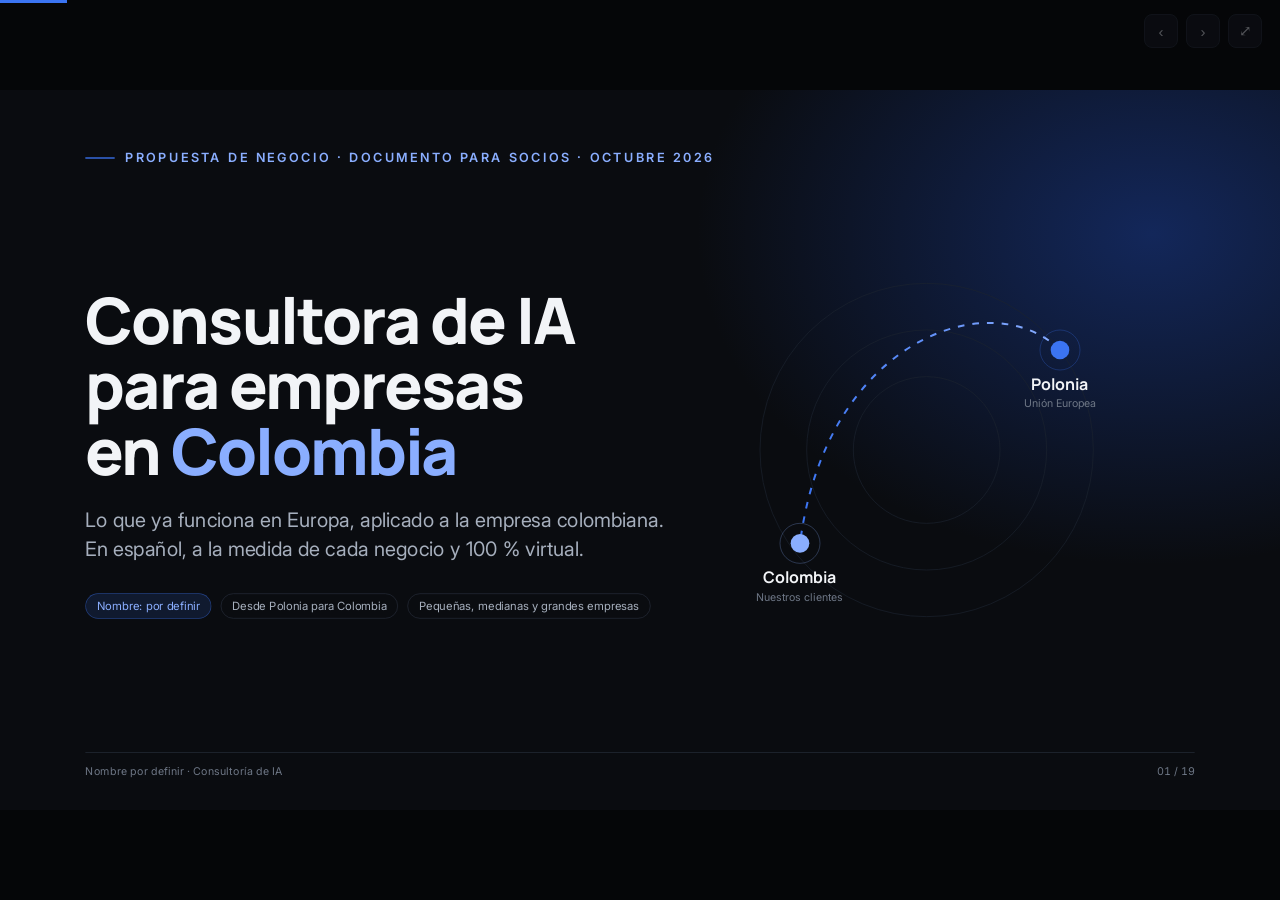
<file: Consultora IA/Raw/presentacion-consultora-ia.html>
<!doctype html>
<html lang="es">
<head>
<meta charset="utf-8">
<meta name="viewport" content="width=device-width, initial-scale=1">
<title>Consultora de IA · Propuesta para socios</title>
<link rel="preconnect" href="https://fonts.googleapis.com">
<link rel="preconnect" href="https://fonts.gstatic.com" crossorigin>
<link href="https://fonts.googleapis.com/css2?family=Inter:wght@400;500;600&family=Manrope:wght@600;700;800&display=swap" rel="stylesheet">
<style>
  :root {
    --bg: #0A0C10;
    --bg-2: #0E1219;
    --card: #141922;
    --card-2: #1A202B;
    --line: #262D3A;
    --text: #F2F4F7;
    --muted: #A6AFBD;
    --dim: #6E7786;
    --blue: #3B74F2;
    --blue-2: #8AAEFF;
    --blue-soft: rgba(59, 116, 242, .14);
    --blue-line: rgba(59, 116, 242, .45);
    --head: "Manrope", "Segoe UI", system-ui, sans-serif;
    --body: "Inter", "Segoe UI", system-ui, sans-serif;
  }
  * { box-sizing: border-box; margin: 0; padding: 0; }
  html, body { height: 100%; background: #050608; color: var(--text); font-family: var(--body); overflow: hidden; }

  /* Lienzo fijo 1920×1080 que se escala a la ventana */
  .viewport { position: fixed; inset: 0; }
  .stage { position: absolute; width: 1920px; height: 1080px; transform-origin: 0 0; }
  .slide {
    position: absolute; inset: 0; width: 1920px; height: 1080px;
    background: var(--bg); padding: 92px 128px 132px;
    display: flex; flex-direction: column;
    opacity: 0; visibility: hidden; transition: opacity .35s ease;
    overflow: hidden;
  }
  .slide.active { opacity: 1; visibility: visible; }

  /* Tipografía */
  .kicker { font: 600 19px/1 var(--body); letter-spacing: .2em; text-transform: uppercase; color: var(--blue-2); display: flex; align-items: center; gap: 16px; }
  .kicker::before { content: ""; width: 44px; height: 2px; background: var(--blue); }
  .title { font: 800 60px/1.08 var(--head); letter-spacing: -.02em; margin-top: 22px; max-width: 1560px; }
  .title em { font-style: normal; color: var(--blue-2); }
  .lead { font-size: 27px; line-height: 1.45; color: var(--muted); margin-top: 20px; max-width: 1380px; }
  .body { flex: 1; display: flex; flex-direction: column; justify-content: center; margin-top: 44px; min-height: 0; }

  /* Bloques */
  .grid { display: grid; gap: 28px; }
  .g2 { grid-template-columns: 1fr 1fr; }
  .g3 { grid-template-columns: repeat(3, 1fr); }
  .g4 { grid-template-columns: repeat(4, 1fr); }
  .card { background: var(--card); border: 1px solid var(--line); border-radius: 20px; padding: 34px 34px 36px; }
  .card h3 { font: 700 28px/1.2 var(--head); letter-spacing: -.01em; }
  .card p { font-size: 21px; line-height: 1.5; color: var(--muted); margin-top: 12px; }
  .card .idx { font: 700 18px/1 var(--head); color: var(--blue-2); letter-spacing: .12em; margin-bottom: 18px; display: block; }
  .card.hl { background: linear-gradient(180deg, #16223D 0%, var(--card) 70%); border-color: var(--blue-line); }
  ul.list { list-style: none; margin-top: 16px; }
  ul.list li { font-size: 21px; line-height: 1.42; color: var(--muted); padding: 7px 0 7px 30px; position: relative; }
  ul.list li::before { content: ""; position: absolute; left: 4px; top: 18px; width: 10px; height: 10px; border-radius: 2px; background: var(--blue); }
  ul.list li b { color: var(--text); font-weight: 600; }
  .tag { display: inline-block; padding: 8px 16px; border: 1px solid var(--line); border-radius: 999px; font-size: 17px; color: var(--muted); }
  .tag.blue { background: var(--blue-soft); border-color: var(--blue-line); color: var(--blue-2); }
  .banner { margin-top: 28px; padding: 24px 32px; border-radius: 16px; background: var(--blue-soft); border: 1px solid var(--blue-line); font-size: 23px; line-height: 1.45; color: var(--text); }
  .banner b { color: var(--blue-2); }
  .note { font-size: 19px; line-height: 1.5; color: var(--dim); margin-top: 18px; }
  .source { font-size: 15px; line-height: 1.45; color: var(--dim); margin-top: 22px; }

  /* Pie de cada diapositiva */
  .foot { position: absolute; left: 128px; right: 128px; bottom: 48px; display: flex; justify-content: space-between; align-items: center; padding-top: 18px; border-top: 1px solid var(--line); font-size: 16px; color: var(--dim); letter-spacing: .02em; }
  .foot .pg { font-variant-numeric: tabular-nums; }

  /* Diapositivas de declaración */
  .statement { background: radial-gradient(1200px 700px at 85% 10%, #142A5C 0%, rgba(20,42,92,0) 60%), var(--bg); justify-content: center; }
  .statement .big { font: 800 70px/1.14 var(--head); letter-spacing: -.02em; max-width: 1550px; margin-top: 30px; }
  .statement .big em { font-style: normal; color: var(--blue-2); }

  /* Portada */
  .cover { background: radial-gradient(1100px 800px at 90% 20%, #13275A 0%, rgba(19,39,90,0) 62%), var(--bg); }
  .cover .wrap { flex: 1; display: grid; grid-template-columns: 1.25fr 1fr; align-items: center; gap: 40px; }
  .cover h1 { font: 800 96px/1.02 var(--head); letter-spacing: -.03em; margin-top: 30px; }
  .cover h1 em { font-style: normal; color: var(--blue-2); }
  .cover .sub { font-size: 30px; line-height: 1.45; color: var(--muted); margin-top: 34px; max-width: 980px; }
  .cover .meta { display: flex; gap: 14px; margin-top: 44px; flex-wrap: wrap; }

  /* Estadísticas */
  .bar-row { margin-top: 30px; }
  .bar-row .lbl { display: flex; justify-content: space-between; font-size: 22px; color: var(--muted); margin-bottom: 12px; }
  .bar-row .lbl b { font: 800 44px/1 var(--head); color: var(--text); }
  .bar { height: 22px; border-radius: 6px; background: var(--card-2); overflow: hidden; }
  .bar span { display: block; height: 100%; background: var(--blue); border-radius: 6px; }
  .bar.dim span { background: #55627A; }
  .mini { display: flex; flex-direction: column; gap: 6px; }
  .mini b { font: 800 46px/1 var(--head); color: var(--blue-2); }
  .mini span { font-size: 19px; line-height: 1.4; color: var(--muted); }

  /* Paquetes */
  .pkg { display: flex; flex-direction: column; }
  .pkg .name { font: 800 40px/1 var(--head); letter-spacing: -.01em; }
  .pkg .for { font-size: 19px; color: var(--blue-2); margin-top: 12px; }
  .pkg .goal { font-size: 21px; color: var(--muted); margin-top: 14px; line-height: 1.45; padding-bottom: 18px; border-bottom: 1px solid var(--line); }
  .pkg ul.list { flex: 1; }
  .pkg .dur { margin-top: 14px; padding-top: 16px; border-top: 1px solid var(--line); font-size: 19px; color: var(--dim); display: flex; justify-content: space-between; }
  .pkg .dur b { color: var(--text); font-weight: 600; }
  .badge { position: absolute; top: -16px; right: 28px; background: var(--blue); color: #fff; font: 700 15px/1 var(--body); letter-spacing: .12em; text-transform: uppercase; padding: 9px 14px; border-radius: 999px; }

  /* Pasos en fila */
  .flow { display: grid; gap: 0; position: relative; }
  .flow .step { position: relative; padding: 0 16px; }
  .flow .dot { width: 64px; height: 64px; border-radius: 50%; background: var(--bg); border: 2px solid var(--blue); display: grid; place-items: center; font: 800 22px/1 var(--head); color: var(--blue-2); position: relative; z-index: 2; }
  .flow .step.on .dot { background: var(--blue); color: #fff; }
  .flow::before { content: ""; position: absolute; top: 32px; left: 48px; right: 48px; height: 2px; background: linear-gradient(90deg, var(--blue) 0%, var(--line) 100%); z-index: 1; }
  .flow h4 { font: 700 25px/1.2 var(--head); margin-top: 24px; }
  .flow p { font-size: 19px; line-height: 1.45; color: var(--muted); margin-top: 10px; }
  .flow .kpi { margin-top: 16px; font-size: 16px; color: var(--blue-2); letter-spacing: .03em; }

  /* Tabla de riesgos */
  .rows { display: flex; flex-direction: column; gap: 14px; }
  .rows .r { display: grid; grid-template-columns: 1fr 1.35fr; gap: 0; background: var(--card); border: 1px solid var(--line); border-radius: 16px; overflow: hidden; }
  .rows .r > div { padding: 22px 30px; font-size: 21px; line-height: 1.45; }
  .rows .r > div:first-child { color: var(--text); font-weight: 600; border-right: 1px solid var(--line); }
  .rows .r > div:last-child { color: var(--muted); }
  .rows .hd { display: grid; grid-template-columns: 1fr 1.35fr; font-size: 16px; letter-spacing: .16em; text-transform: uppercase; color: var(--dim); padding: 0 30px; }

  /* Horario */
  .tz { background: var(--card); border: 1px solid var(--line); border-radius: 20px; padding: 34px 40px 30px; }
  .tz .row { display: grid; grid-template-columns: 170px 1fr; align-items: center; gap: 24px; margin: 10px 0; }
  .tz .who { font: 700 22px/1.2 var(--head); }
  .tz .who small { display: block; font: 400 15px var(--body); color: var(--dim); margin-top: 4px; }
  .tz .track { position: relative; height: 70px; border-radius: 12px; background: var(--bg-2); }
  .tz .blk { position: absolute; top: 0; bottom: 0; border-radius: 12px; display: flex; align-items: center; padding: 0 20px; font-size: 18px; line-height: 1.25; }
  .tz .blk.work { background: #1F2A3F; color: var(--text); }
  .tz .blk.meet { background: var(--blue); color: #fff; font-weight: 600; }
  .tz .blk.sleep { background: #11151C; color: var(--dim); border: 1px dashed var(--line); }
  .tz .ticks { position: relative; height: 22px; margin-left: 194px; font-size: 15px; color: var(--dim); font-variant-numeric: tabular-nums; }
  .tz .ticks span { position: absolute; transform: translateX(-50%); }

  /* Decisiones */
  .dec { display: grid; grid-template-columns: 1fr 1fr; gap: 18px 28px; }
  .dec .d { display: grid; grid-template-columns: 64px 1fr; align-items: center; gap: 20px; background: var(--card); border: 1px solid var(--line); border-radius: 16px; padding: 20px 26px; }
  .dec .d .n { width: 56px; height: 56px; border-radius: 14px; background: var(--blue-soft); border: 1px solid var(--blue-line); display: grid; place-items: center; font: 800 22px/1 var(--head); color: var(--blue-2); }
  .dec .d h4 { font: 700 23px/1.25 var(--head); }
  .dec .d p { font-size: 18px; line-height: 1.4; color: var(--muted); margin-top: 4px; }

  /* Módulos a la medida */
  .mods { display: grid; grid-template-columns: 1fr 1fr; gap: 16px; }
  .mod { background: var(--card); border: 1px solid var(--line); border-radius: 16px; padding: 20px 24px; }
  .mod h4 { font: 700 22px/1.25 var(--head); }
  .mod p { font-size: 18px; line-height: 1.4; color: var(--muted); margin-top: 6px; }
  .vsteps { display: flex; flex-direction: column; gap: 14px; }
  .vsteps .s { display: grid; grid-template-columns: 52px 1fr; gap: 18px; align-items: start; }
  .vsteps .s .n { width: 52px; height: 52px; border-radius: 50%; border: 2px solid var(--blue); display: grid; place-items: center; font: 800 20px/1 var(--head); color: var(--blue-2); }
  .vsteps .s h4 { font: 700 23px/1.25 var(--head); margin-top: 4px; }
  .vsteps .s p { font-size: 18px; line-height: 1.4; color: var(--muted); margin-top: 4px; }

  /* Pilares de Instagram */
  .pillar { display: grid; grid-template-columns: 96px 1fr; gap: 22px; align-items: center; padding: 16px 0; border-bottom: 1px solid var(--line); }
  .pillar:last-child { border-bottom: 0; }
  .pillar .pct { font: 800 36px/1 var(--head); color: var(--blue-2); }
  .pillar h4 { font: 700 23px/1.2 var(--head); }
  .pillar p { font-size: 18px; color: var(--muted); margin-top: 4px; line-height: 1.4; }

  /* Mapa del sitio */
  .site { display: flex; flex-direction: column; gap: 12px; }
  .site .sp { display: grid; grid-template-columns: 210px 1fr; gap: 20px; align-items: baseline; background: var(--card); border: 1px solid var(--line); border-radius: 14px; padding: 16px 24px; }
  .site .sp b { font: 700 21px/1.2 var(--head); color: var(--text); }
  .site .sp span { font-size: 18px; color: var(--muted); line-height: 1.4; }
  .site .sp.main { border-color: var(--blue-line); background: linear-gradient(90deg, #16223D 0%, var(--card) 80%); }

  /* Controles (no se imprimen) */
  .nav { position: fixed; right: 18px; top: 14px; display: flex; gap: 8px; align-items: center; z-index: 10; opacity: .35; transition: opacity .2s; font: 500 13px var(--body); color: #9aa3b2; }
  .nav:hover { opacity: 1; }
  .nav button { background: #141922; color: #e6e9ef; border: 1px solid #262D3A; width: 34px; height: 34px; border-radius: 8px; cursor: pointer; font-size: 15px; }
  .nav button:hover { border-color: var(--blue); }
  .progress { position: fixed; left: 0; top: 0; height: 3px; background: var(--blue); z-index: 10; transition: width .3s; }

  @media print {
    @page { size: 1920px 1080px; margin: 0; }
    html, body { overflow: visible; height: auto; background: var(--bg); }
    .viewport { position: static; }
    .stage { position: static; transform: none !important; width: 1920px; height: auto; }
    .slide { position: relative; opacity: 1; visibility: visible; page-break-after: always; break-after: page; transition: none; }
    .nav, .progress { display: none; }
    * { -webkit-print-color-adjust: exact; print-color-adjust: exact; }
  }
</style>
</head>
<body>
<div class="progress" id="progress"></div>
<div class="viewport" id="viewport">
<div class="stage" id="stage">

<!-- 01 · Portada -->
<section class="slide cover">
  <div class="kicker">Propuesta de negocio · Documento para socios · Octubre 2026</div>
  <div class="wrap">
    <div>
      <h1>Consultora de IA<br>para empresas<br>en <em>Colombia</em></h1>
      <p class="sub">Lo que ya funciona en Europa, aplicado a la empresa colombiana. En español, a la medida de cada negocio y 100&nbsp;% virtual.</p>
      <div class="meta">
        <span class="tag blue">Nombre: por definir</span>
        <span class="tag">Desde Polonia para Colombia</span>
        <span class="tag">Pequeñas, medianas y grandes empresas</span>
      </div>
    </div>
    <svg viewBox="0 0 640 560" width="640" height="560" aria-hidden="true">
      <defs>
        <linearGradient id="arc" x1="0" y1="0" x2="1" y2="0">
          <stop offset="0" stop-color="#3B74F2"/><stop offset="1" stop-color="#8AAEFF"/>
        </linearGradient>
      </defs>
      <circle cx="320" cy="290" r="250" fill="none" stroke="#1C2330" stroke-width="1"/>
      <circle cx="320" cy="290" r="180" fill="none" stroke="#1C2330" stroke-width="1"/>
      <circle cx="320" cy="290" r="110" fill="none" stroke="#1C2330" stroke-width="1"/>
      <path d="M520 140 C 420 40, 170 120, 130 430" fill="none" stroke="url(#arc)" stroke-width="3" stroke-dasharray="10 12"/>
      <circle cx="520" cy="140" r="14" fill="#3B74F2"/>
      <circle cx="520" cy="140" r="30" fill="none" stroke="#3B74F2" stroke-opacity=".4"/>
      <circle cx="130" cy="430" r="14" fill="#8AAEFF"/>
      <circle cx="130" cy="430" r="30" fill="none" stroke="#8AAEFF" stroke-opacity=".4"/>
      <text x="520" y="200" fill="#F2F4F7" font-family="Manrope, Segoe UI" font-weight="700" font-size="24" text-anchor="middle">Polonia</text>
      <text x="520" y="226" fill="#6E7786" font-family="Inter, Segoe UI" font-size="16" text-anchor="middle">Unión Europea</text>
      <text x="130" y="490" fill="#F2F4F7" font-family="Manrope, Segoe UI" font-weight="700" font-size="24" text-anchor="middle">Colombia</text>
      <text x="130" y="516" fill="#6E7786" font-family="Inter, Segoe UI" font-size="16" text-anchor="middle">Nuestros clientes</text>
    </svg>
  </div>
  <div class="foot"><span>Nombre por definir · Consultoría de IA</span><span class="pg"></span></div>
</section>

<!-- 02 · La idea en una frase -->
<section class="slide statement">
  <div class="kicker">La idea en una frase</div>
  <p class="big">Ayudamos a empresas colombianas, pequeñas y grandes, a usar la inteligencia artificial para <em>ahorrar tiempo, vender más y decidir mejor</em>, con métodos que ya funcionan en Europa.</p>
  <div class="grid g3" style="margin-top:70px; max-width:1500px">
    <div class="mini"><b>Enseñamos</b><span>Que el equipo entienda la IA y la use sin miedo.</span></div>
    <div class="mini"><b>Implementamos</b><span>Dejamos herramientas funcionando dentro del negocio.</span></div>
    <div class="mini"><b>Acompañamos</b><span>Medimos resultados y seguimos mejorando cada mes.</span></div>
  </div>
  <div class="foot"><span>Nombre por definir · Consultoría de IA</span><span class="pg"></span></div>
</section>

<!-- 03 · El problema y la oportunidad -->
<section class="slide">
  <div class="kicker">El problema · La oportunidad</div>
  <h2 class="title">Las empresas quieren usar IA, pero <em>no saben por dónde empezar</em></h2>
  <div class="body">
    <div class="grid" style="grid-template-columns: 1.1fr 1fr; gap: 40px;">
      <div class="card">
        <h3>La brecha entre querer y saber</h3>
        <p>Encuesta a empresas colombianas de 50 o más empleados.</p>
        <div class="bar-row">
          <div class="lbl"><span>La ven como prioridad estratégica</span><b>61&nbsp;%</b></div>
          <div class="bar"><span style="width:61%"></span></div>
        </div>
        <div class="bar-row">
          <div class="lbl"><span>La han incorporado de forma significativa</span><b>37,7&nbsp;%</b></div>
          <div class="bar dim"><span style="width:37.7%"></span></div>
        </div>
        <div class="banner" style="margin-top:34px"><b>23 puntos de brecha.</b> No les falta interés: les falta conocimiento y método. Ahí entramos nosotros.</div>
      </div>
      <div style="display:flex; flex-direction:column; gap:28px;">
        <div class="card" style="padding:28px 34px;">
          <h3>Lo que vive el empresario</h3>
          <ul class="list">
            <li>No sabe qué herramienta sirve para su negocio.</li>
            <li>Le da miedo equivocarse o exponer sus datos.</li>
            <li>Prueba ChatGPT suelto, sin método ni medición.</li>
            <li>Nadie le explica la IA en su idioma ni con su realidad.</li>
          </ul>
        </div>
        <div class="grid g3" style="gap:20px">
          <div class="mini"><b>+99&nbsp;%</b><span>de las empresas del país son mipymes</span></div>
          <div class="mini"><b>79&nbsp;%</b><span>del empleo lo generan las mipymes</span></div>
          <div class="mini"><b>2025</b><span>Colombia aprueba su Política Nacional de IA</span></div>
        </div>
      </div>
    </div>
    <p class="source">Fuentes: Endeavor, «Colombia AI Pulse» (empresas de 50+ empleados), citado por Portafolio · MinComercio 2023 y 2024, citado por La Nota Económica y El Espectador · CONPES 4144, Política Nacional de IA, 14-feb-2025.</p>
  </div>
  <div class="foot"><span>Nombre por definir · Consultoría de IA</span><span class="pg"></span></div>
</section>

<!-- 04 · Nuestro diferencial -->
<section class="slide">
  <div class="kicker">Nuestro plus</div>
  <h2 class="title">Somos el puente entre <em>Europa y Colombia</em></h2>
  <div class="body">
    <div class="grid g4">
      <div class="card"><span class="idx">01</span><h3>Vemos el futuro primero</h3><p>Vivimos en la Unión Europea: vemos de cerca cómo las empresas de aquí usan la IA y llevamos lo que ya está probado, no la moda del momento.</p></div>
      <div class="card"><span class="idx">02</span><h3>IA responsable, con estándar europeo</h3><p>Trabajamos con la lógica del Reglamento Europeo de IA y del RGPD, de los marcos más exigentes del mundo, y la aplicamos según la Ley 1581 de 2012 de Colombia.</p></div>
      <div class="card"><span class="idx">03</span><h3>Hablamos como el cliente</h3><p>Español colombiano, ejemplos de su realidad, su ritmo y su presupuesto. Nada de consultoría traducida ni lenguaje técnico.</p></div>
      <div class="card"><span class="idx">04</span><h3>Trabajamos mientras Colombia duerme</h3><p>Con 6 a 7 horas de diferencia, avanzamos en nuestra mañana y el cliente encuentra el trabajo listo al empezar su día.</p></div>
    </div>
    <div class="grid" style="grid-template-columns: 1fr 1fr; gap:28px; margin-top:28px;">
      <div class="banner" style="margin-top:0"><b>Así lo decimos al cliente:</b> «Traemos lo que ya funciona en Europa, adaptado a tu empresa».</div>
      <div class="banner" style="margin-top:0; background:var(--card); border-color:var(--line); color:var(--muted)"><b style="color:var(--text)">Lo que evitamos:</b> «Les traemos el primer mundo». Suena a que los miramos desde arriba, y el cliente tiene que sentirse acompañado.</div>
    </div>
  </div>
  <div class="foot"><span>Nombre por definir · Consultoría de IA</span><span class="pg"></span></div>
</section>

<!-- 05 · A quién servimos -->
<section class="slide">
  <div class="kicker">Clientes</div>
  <h2 class="title">A quién servimos y qué <em>necesita cada uno</em></h2>
  <div class="body">
    <div class="grid g3">
      <div class="card">
        <span class="idx">MICRO Y PEQUEÑAS</span>
        <h3>«No tengo tiempo para todo»</h3>
        <ul class="list">
          <li><b>Necesitan:</b> responder más rápido, hacer marketing sin agencia, ordenar el día a día.</li>
          <li><b>Les llevamos:</b> herramientas listas y capacitación práctica.</li>
          <li><b>Paquete natural:</b> Inicia.</li>
        </ul>
      </div>
      <div class="card hl">
        <span class="idx">MEDIANAS</span>
        <h3>«Crecimos y los procesos no dan abasto»</h3>
        <ul class="list">
          <li><b>Necesitan:</b> automatizar tareas repetitivas, reportes confiables y un equipo capacitado.</li>
          <li><b>Les llevamos:</b> diagnóstico, automatizaciones y formación por área.</li>
          <li><b>Paquete natural:</b> Optimiza.</li>
        </ul>
      </div>
      <div class="card">
        <span class="idx">GRANDES</span>
        <h3>«Necesitamos un plan serio de IA»</h3>
        <ul class="list">
          <li><b>Necesitan:</b> estrategia, reglas de uso, protección de datos y formación masiva.</li>
          <li><b>Les llevamos:</b> hoja de ruta, políticas y programas por roles.</li>
          <li><b>Paquete natural:</b> Transforma o a la medida.</li>
        </ul>
      </div>
    </div>
    <div class="banner"><b>Recomendación:</b> empezar con dos sectores para que cada caso de éxito sirva de ejemplo al siguiente cliente. Comercio (≈41&nbsp;%) y servicios (≈40&nbsp;%) concentran la mayoría de las mipymes.</div>
    <p class="source">Fuente: MinComercio con datos del RUES (mayo de 2021), citado por Noticias RCN.</p>
  </div>
  <div class="foot"><span>Nombre por definir · Consultoría de IA</span><span class="pg"></span></div>
</section>

<!-- 06 · Tres puertas de entrada -->
<section class="slide">
  <div class="kicker">Cómo nos compran</div>
  <h2 class="title">Tres puertas de entrada: <em>el cliente elige</em></h2>
  <div class="body">
    <div class="grid g3">
      <div class="card">
        <span class="idx">PUERTA 01</span>
        <h3>«Quiero verlo ya»</h3>
        <p style="color:var(--text); font-size:23px; margin-top:18px; font-weight:600">Diagnóstico exprés gratis</p>
        <ul class="list">
          <li>45 minutos por videollamada.</li>
          <li>Le mostramos en vivo 3 cosas que la IA puede hacer en <b>su</b> empresa.</li>
          <li>Sale con un mini plan por escrito.</li>
        </ul>
        <p class="note">Objetivo: confianza.</p>
      </div>
      <div class="card hl">
        <span class="idx">PUERTA 02</span>
        <h3>«Quiero algo listo»</h3>
        <p style="color:var(--text); font-size:23px; margin-top:18px; font-weight:600">Paquetes estándar</p>
        <ul class="list">
          <li>Precio fijo y alcance claro.</li>
          <li>Tres niveles: Inicia, Optimiza y Transforma.</li>
          <li>Arranque inmediato, sin cotizaciones largas.</li>
        </ul>
        <p class="note">Objetivo: decidir rápido.</p>
      </div>
      <div class="card">
        <span class="idx">PUERTA 03</span>
        <h3>«Quiero algo a mi medida»</h3>
        <p style="color:var(--text); font-size:23px; margin-top:18px; font-weight:600">Paquete personalizado</p>
        <ul class="list">
          <li>Diagnóstico profundo de la empresa.</li>
          <li>Propuesta con los módulos que de verdad necesita.</li>
          <li>Para casos complejos o empresas grandes.</li>
        </ul>
        <p class="note">Objetivo: resolver lo complejo.</p>
      </div>
    </div>
    <div class="banner">Las tres puertas llevan al mismo lugar: <b>el acompañamiento mensual</b>, donde el cliente sigue mejorando y nosotros tenemos ingreso recurrente.</div>
  </div>
  <div class="foot"><span>Nombre por definir · Consultoría de IA</span><span class="pg"></span></div>
</section>

<!-- 07 · Paquetes estándar -->
<section class="slide">
  <div class="kicker">Paquetes estándar</div>
  <h2 class="title">Inicia · <em>Optimiza</em> · Transforma</h2>
  <div class="body" style="margin-top:36px">
    <div class="grid g3" style="align-items:stretch">
      <div class="card pkg">
        <div class="name">Inicia</div>
        <div class="for">Para micro y pequeñas empresas</div>
        <div class="goal">Dar el primer paso con IA, sin complicaciones.</div>
        <ul class="list">
          <li>Taller en vivo «IA para tu negocio» (3 h).</li>
          <li>3 herramientas configuradas: atención al cliente, contenido y documentos.</li>
          <li>Guía de uso y buenas prácticas.</li>
          <li>30 días de soporte por WhatsApp.</li>
        </ul>
        <div class="dur"><span>Duración</span><b>2 semanas</b></div>
      </div>
      <div class="card pkg hl" style="position:relative">
        <span class="badge">Recomendado</span>
        <div class="name">Optimiza</div>
        <div class="for">Para pymes en crecimiento</div>
        <div class="goal">Automatizar los procesos que más tiempo cuestan.</div>
        <ul class="list">
          <li>Diagnóstico de procesos.</li>
          <li>Mapa de 5 a 8 oportunidades, priorizadas.</li>
          <li>2 o 3 automatizaciones implementadas: asistente de WhatsApp, reportes, cotizaciones.</li>
          <li>Capacitación del equipo.</li>
          <li>60 días de acompañamiento.</li>
        </ul>
        <div class="dur"><span>Duración</span><b>6 semanas</b></div>
      </div>
      <div class="card pkg">
        <div class="name">Transforma</div>
        <div class="for">Para medianas y grandes empresas</div>
        <div class="goal">Integrar la IA en toda la empresa, con reglas claras.</div>
        <ul class="list">
          <li>Hoja de ruta de IA por área.</li>
          <li>Política de uso y protección de datos con estándar europeo.</li>
          <li>Formación por roles.</li>
          <li>Pilotos medibles en 2 áreas y tablero de resultados.</li>
          <li>Acompañamiento trimestral.</li>
        </ul>
        <div class="dur"><span>Duración</span><b>3 meses</b></div>
      </div>
    </div>
    <p class="note">Lógica de la escalera: <b style="color:var(--text)">Inicia</b> abre la puerta con un precio bajo, <b style="color:var(--text)">Optimiza</b> es el que más queremos vender y <b style="color:var(--text)">Transforma</b> sirve de referencia alta y para cuentas grandes. Alcances y duraciones son propuesta para ajustar juntos.</p>
  </div>
  <div class="foot"><span>Nombre por definir · Consultoría de IA</span><span class="pg"></span></div>
</section>

<!-- 08 · A la medida -->
<section class="slide">
  <div class="kicker">Paquete personalizado</div>
  <h2 class="title">A la medida: <em>el cliente arma su paquete</em></h2>
  <div class="body">
    <div class="grid" style="grid-template-columns: 1.45fr 1fr; gap: 48px; align-items:start">
      <div>
        <p style="font-size:19px; letter-spacing:.16em; text-transform:uppercase; color:var(--dim); margin-bottom:18px">Módulos para combinar</p>
        <div class="mods">
          <div class="mod"><h4>Formación por roles</h4><p>Gerencia, ventas, administración y operación.</p></div>
          <div class="mod"><h4>Atención al cliente con IA</h4><p>Asistentes para WhatsApp y la página web.</p></div>
          <div class="mod"><h4>Automatización de procesos</h4><p>Facturas, cotizaciones, inventario, correos.</p></div>
          <div class="mod"><h4>Marketing y contenido</h4><p>Textos, imágenes y calendario con IA.</p></div>
          <div class="mod"><h4>Datos y reportes</h4><p>Tableros para decidir con números.</p></div>
          <div class="mod"><h4>Política de IA y datos</h4><p>Reglas de uso y cumplimiento de la Ley 1581.</p></div>
          <div class="mod" style="grid-column: span 2; border-color:var(--blue-line)"><h4>Acompañamiento mensual</h4><p>Seguimiento, ajustes y nuevas mejoras cada mes.</p></div>
        </div>
      </div>
      <div>
        <p style="font-size:19px; letter-spacing:.16em; text-transform:uppercase; color:var(--dim); margin-bottom:18px">Cómo se construye</p>
        <div class="vsteps">
          <div class="s"><div class="n">1</div><div><h4>Diagnóstico profundo</h4><p>Pagado; se descuenta si contratan el proyecto.</p></div></div>
          <div class="s"><div class="n">2</div><div><h4>Propuesta</h4><p>Módulos, tiempos, precio y objetivo medible.</p></div></div>
          <div class="s"><div class="n">3</div><div><h4>Implementación por fases</h4><p>Primero lo que más impacto tiene.</p></div></div>
          <div class="s"><div class="n">4</div><div><h4>Medición</h4><p>Antes y después, en números.</p></div></div>
        </div>
        <div class="banner" style="font-size:20px"><b>Regla:</b> todo proyecto a la medida firma desde el inicio un objetivo medible: horas ahorradas, tiempo de respuesta o ventas.</div>
      </div>
    </div>
  </div>
  <div class="foot"><span>Nombre por definir · Consultoría de IA</span><span class="pg"></span></div>
</section>

<!-- 09 · Método 4D -->
<section class="slide">
  <div class="kicker">Nuestro método</div>
  <h2 class="title">Método <em>4D</em>: el mismo camino para cada cliente</h2>
  <div class="body">
    <div class="flow" style="grid-template-columns: repeat(4, 1fr);">
      <div class="step on"><div class="dot">1</div><h4>Descubrir</h4><p>Entendemos el negocio, sus procesos, sus datos y dónde se pierde el tiempo.</p><div class="kpi">ENTREGA · MAPA DEL NEGOCIO</div></div>
      <div class="step"><div class="dot">2</div><h4>Diseñar</h4><p>Priorizamos por impacto y esfuerzo y elegimos las 2 o 3 oportunidades que más valen.</p><div class="kpi">ENTREGA · PLAN PRIORIZADO</div></div>
      <div class="step"><div class="dot">3</div><h4>Desplegar</h4><p>Implementamos, capacitamos al equipo y dejamos guías. Pilotos de 30 días.</p><div class="kpi">ENTREGA · HERRAMIENTAS FUNCIONANDO</div></div>
      <div class="step"><div class="dot">4</div><h4>Demostrar</h4><p>Medimos el antes y el después y mostramos el resultado en números.</p><div class="kpi">ENTREGA · INFORME DE RESULTADOS</div></div>
    </div>
    <div class="grid g3" style="margin-top:56px">
      <div class="card" style="padding:26px 30px"><h3>Vendible</h3><p>El cliente entiende qué compra y qué recibe en cada paso.</p></div>
      <div class="card" style="padding:26px 30px"><h3>Repetible</h3><p>Cada proyecto se hace igual de bien, sin improvisar.</p></div>
      <div class="card" style="padding:26px 30px"><h3>Escalable</h3><p>Cuando crezcamos, otra persona puede aplicarlo.</p></div>
    </div>
  </div>
  <div class="foot"><span>Nombre por definir · Consultoría de IA</span><span class="pg"></span></div>
</section>

<!-- 10 · Modelo de ingresos -->
<section class="slide">
  <div class="kicker">Modelo de ingresos</div>
  <h2 class="title">Cuatro fuentes de ingreso, <em>una que sostiene el negocio</em></h2>
  <div class="body">
    <div class="grid g4">
      <div class="card"><span class="idx">01 · POR PROYECTO</span><h3>Paquetes estándar</h3><p>Precio fijo. Rápidos de vender y de entregar.</p></div>
      <div class="card"><span class="idx">02 · POR COTIZACIÓN</span><h3>Proyectos a la medida</h3><p>El ticket más alto. Empresas medianas y grandes.</p></div>
      <div class="card hl"><span class="idx">03 · RECURRENTE</span><h3>Acompañamiento mensual</h3><p>Suscripción mensual. El corazón del negocio: ingreso estable y clientes de largo plazo.</p></div>
      <div class="card"><span class="idx">04 · ESCALABLE</span><h3>Formación</h3><p>Talleres para equipos y, más adelante, un curso en línea que no depende de nuestras horas.</p></div>
    </div>
    <div class="banner" style="font-size:26px">El diagnóstico gratis <b>abre la puerta</b>. El acompañamiento mensual <b>paga las cuentas</b>.</div>
    <div class="card" style="margin-top:24px; padding:26px 34px; display:grid; grid-template-columns: 260px 1fr; gap:30px; align-items:center">
      <h3>Precios:<br><span style="color:var(--blue-2)">por definir</span></h3>
      <ul class="list" style="margin-top:0">
        <li><b>Paso 1:</b> entrevistar a 10 empresarios colombianos antes de poner cifras.</li>
        <li><b>Paso 2:</b> calcular cuánto vale para el cliente el tiempo que le ahorramos, y cobrar una parte de ese valor.</li>
        <li><b>Paso 3:</b> cobrar en pesos colombianos, para que el cliente no cargue con el riesgo del cambio.</li>
      </ul>
    </div>
  </div>
  <div class="foot"><span>Nombre por definir · Consultoría de IA</span><span class="pg"></span></div>
</section>

<!-- 11 · Embudo -->
<section class="slide">
  <div class="kicker">Embudo de clientes</div>
  <h2 class="title">Cómo nos encuentran y <em>cómo se vuelven clientes</em></h2>
  <div class="body">
    <div class="flow" style="grid-template-columns: repeat(6, 1fr);">
      <div class="step on"><div class="dot">1</div><h4>Instagram</h4><p>Atrae y educa. Nos conocen.</p><div class="kpi">MIDE · SEGUIDORES DE NEGOCIO</div></div>
      <div class="step"><div class="dot">2</div><h4>Página web</h4><p>Da confianza y explica los paquetes.</p><div class="kpi">MIDE · VISITAS → AGENDAS</div></div>
      <div class="step"><div class="dot">3</div><h4>Diagnóstico exprés</h4><p>Demostramos valor en 45 minutos.</p><div class="kpi">MIDE · DIAGNÓSTICOS / SEMANA</div></div>
      <div class="step"><div class="dot">4</div><h4>Propuesta</h4><p>Paquete estándar o a la medida.</p><div class="kpi">MIDE · TASA DE CIERRE</div></div>
      <div class="step"><div class="dot">5</div><h4>Cliente</h4><p>Entregamos con el método 4D.</p><div class="kpi">MIDE · RESULTADO DEL CLIENTE</div></div>
      <div class="step"><div class="dot">6</div><h4>Caso de éxito</h4><p>Lo publicamos y vuelve al paso 1.</p><div class="kpi">MIDE · CASOS PUBLICADOS</div></div>
    </div>
    <div class="grid g2" style="margin-top:56px">
      <div class="card" style="padding:26px 30px"><h3>Complemento: LinkedIn</h3><p>Los gerentes de empresas grandes deciden allí. Mismo contenido, tono más corporativo.</p></div>
      <div class="card" style="padding:26px 30px"><h3>Cierre: WhatsApp Business</h3><p>Es donde el empresario colombiano conversa. Respuesta rápida, catálogo de paquetes y agenda.</p></div>
    </div>
  </div>
  <div class="foot"><span>Nombre por definir · Consultoría de IA</span><span class="pg"></span></div>
</section>

<!-- 12 · Instagram -->
<section class="slide">
  <div class="kicker">Instagram</div>
  <h2 class="title">La vitrina que <em>genera confianza</em></h2>
  <div class="body">
    <div class="grid" style="grid-template-columns: 1.15fr 1fr; gap: 44px; align-items:start">
      <div class="card" style="padding:22px 34px">
        <div class="pillar"><div class="pct">35%</div><div><h4>Educa</h4><p>«IA en 60 segundos»: herramientas y trucos para el negocio.</p></div></div>
        <div class="pillar"><div class="pct">25%</div><div><h4>Demuestra</h4><p>Antes y después: automatizaciones reales en pantalla.</p></div></div>
        <div class="pillar"><div class="pct">15%</div><div><h4>Europa ⇄ Colombia</h4><p>Lo que ya hacen las empresas europeas y cómo aplicarlo allá.</p></div></div>
        <div class="pillar"><div class="pct">15%</div><div><h4>Resultados</h4><p>Casos, testimonios y cifras de clientes.</p></div></div>
        <div class="pillar"><div class="pct">10%</div><div><h4>Nosotros</h4><p>Quiénes somos y nuestro día a día desde Polonia.</p></div></div>
      </div>
      <div style="display:flex; flex-direction:column; gap:24px">
        <div class="card" style="padding:26px 30px">
          <span class="idx">EL OBJETIVO</span>
          <p style="margin-top:0; font-size:23px; color:var(--text); line-height:1.4">Que un empresario piense: «Ellos saben de IA y me lo explican fácil».</p>
        </div>
        <div class="card" style="padding:26px 30px">
          <span class="idx">RITMO</span>
          <ul class="list" style="margin-top:0">
            <li>4 publicaciones por semana: 2 reels, 1 carrusel, 1 caso.</li>
            <li>Historias todos los días.</li>
          </ul>
        </div>
        <div class="card hl" style="padding:26px 30px">
          <span class="idx">IMÁN DE CLIENTES</span>
          <p style="margin-top:0">«Comenta <b style="color:var(--text)">IA</b> y te enviamos la guía: 10 tareas de tu empresa que la IA puede hacer esta semana». La guía lleva al diagnóstico gratis.</p>
        </div>
      </div>
    </div>
    <p class="note">Porcentajes y ritmo: propuesta inicial, para ajustar con los resultados de las primeras semanas.</p>
  </div>
  <div class="foot"><span>Nombre por definir · Consultoría de IA</span><span class="pg"></span></div>
</section>

<!-- 13 · Página web -->
<section class="slide">
  <div class="kicker">Página web</div>
  <h2 class="title">La web es <em>la oficina que no tenemos</em></h2>
  <div class="body">
    <div class="grid" style="grid-template-columns: 1.35fr 1fr; gap: 44px; align-items:start">
      <div class="site">
        <div class="sp main"><b>Inicio</b><span>Qué hacemos en una frase y un solo botón: «Agenda tu diagnóstico gratis».</span></div>
        <div class="sp"><b>Paquetes</b><span>Inicia, Optimiza, Transforma y A la medida, con qué incluye cada uno.</span></div>
        <div class="sp"><b>Cómo trabajamos</b><span>El método 4D, paso a paso.</span></div>
        <div class="sp"><b>Casos de éxito</b><span>Resultados en números, con permiso del cliente.</span></div>
        <div class="sp"><b>Nosotros</b><span>Quiénes somos y por qué trabajamos desde Europa.</span></div>
        <div class="sp"><b>Recursos</b><span>Blog y guías gratuitas que atraen visitas desde Google.</span></div>
        <div class="sp"><b>Contacto</b><span>Agenda en línea y botón de WhatsApp.</span></div>
      </div>
      <div style="display:flex; flex-direction:column; gap:24px">
        <div class="card" style="padding:28px 30px">
          <span class="idx">POR QUÉ IMPORTA TANTO</span>
          <p style="margin-top:0">Somos 100&nbsp;% virtuales: el cliente nunca va a visitar una oficina. La web es lo que le demuestra que somos una empresa seria.</p>
        </div>
        <div class="card" style="padding:28px 30px">
          <span class="idx">SEÑALES DE CONFIANZA</span>
          <ul class="list" style="margin-top:0">
            <li>Dominio propio y correo corporativo.</li>
            <li>Política de tratamiento de datos (Ley 1581).</li>
            <li>Testimonios con nombre y empresa.</li>
            <li>Tiempo de respuesta claro.</li>
          </ul>
        </div>
        <div class="banner" style="margin-top:0; font-size:21px"><b>Una sola métrica:</b> visitas que se convierten en diagnósticos agendados.</div>
      </div>
    </div>
  </div>
  <div class="foot"><span>Nombre por definir · Consultoría de IA</span><span class="pg"></span></div>
</section>

<!-- 14 · Operación virtual -->
<section class="slide">
  <div class="kicker">Operación</div>
  <h2 class="title">100&nbsp;% virtuales, <em>100&nbsp;% cercanos</em></h2>
  <div class="body">
    <div class="tz">
      <div class="ticks">
        <span style="left:0%">7:00</span><span style="left:16.67%">9:00</span><span style="left:33.33%">11:00</span><span style="left:50%">13:00</span><span style="left:66.67%">15:00</span><span style="left:83.33%">17:00</span><span style="left:100%">19:00</span>
      </div>
      <div class="row">
        <div class="who">Polonia<small>nuestro horario</small></div>
        <div class="track">
          <div class="blk work" style="left:0; width:58.33%">Producción: implementamos y preparamos entregas</div>
          <div class="blk meet" style="left:58.33%; width:33.34%">Reuniones con clientes</div>
        </div>
      </div>
      <div class="row">
        <div class="who">Colombia<small>horario del cliente</small></div>
        <div class="track">
          <div class="blk sleep" style="left:0; width:58.33%">Noche y madrugada en Colombia</div>
          <div class="blk meet" style="left:58.33%; width:33.34%">Su mañana: 8:00 a 12:00</div>
        </div>
      </div>
      <div class="ticks" style="margin-top:4px">
        <span style="left:0%">1:00</span><span style="left:16.67%">3:00</span><span style="left:33.33%">5:00</span><span style="left:50%">7:00</span><span style="left:66.67%">9:00</span><span style="left:83.33%">11:00</span><span style="left:100%">13:00</span>
      </div>
      <p class="note" style="margin-top:14px">Diferencia de 6 horas desde finales de octubre hasta finales de marzo; de 7 horas el resto del año, por el horario de verano europeo.</p>
    </div>
    <div class="grid g3" style="margin-top:28px">
      <div class="card" style="padding:26px 30px"><h3>Herramientas</h3><p>Videollamadas, WhatsApp Business, agenda en línea, portal del cliente con avances, firma electrónica y cobro internacional.</p></div>
      <div class="card" style="padding:26px 30px"><h3>Cercanía</h3><p>Reunión semanal fija con cada cliente, cámara encendida y respuesta en menos de 24 horas hábiles.</p></div>
      <div class="card" style="padding:26px 30px"><h3>Transparencia</h3><p>Informe mensual de resultados: qué hicimos, qué cambió y qué sigue.</p></div>
    </div>
  </div>
  <div class="foot"><span>Nombre por definir · Consultoría de IA</span><span class="pg"></span></div>
</section>

<!-- 15 · Estructura de socios -->
<section class="slide">
  <div class="kicker">Estructura de la empresa</div>
  <h2 class="title">Cómo nos organizamos <em>como socios</em></h2>
  <div class="body">
    <div class="grid" style="grid-template-columns: 1fr 1fr 1.1fr; gap: 28px; align-items:stretch">
      <div class="card">
        <span class="idx">ROL 1 · CRECIMIENTO</span>
        <h3>Trae a los clientes</h3>
        <ul class="list">
          <li>Marca, Instagram y web.</li>
          <li>Ventas y diagnósticos exprés.</li>
          <li>Relación con cada cliente.</li>
        </ul>
      </div>
      <div class="card">
        <span class="idx">ROL 2 · ENTREGA</span>
        <h3>Cumple lo prometido</h3>
        <ul class="list">
          <li>Diagnósticos profundos.</li>
          <li>Implementación y formación.</li>
          <li>Calidad y resultados medidos.</li>
        </ul>
      </div>
      <div class="card hl">
        <span class="idx">ANTES DEL PRIMER CLIENTE</span>
        <h3>Acuerdo de socios por escrito</h3>
        <ul class="list">
          <li>Participación de cada uno.</li>
          <li>Aportes: dinero, tiempo y conocimiento.</li>
          <li>Quién decide qué.</li>
          <li>Reparto de utilidades.</li>
          <li>Qué pasa si uno se retira.</li>
        </ul>
      </div>
    </div>
    <div class="grid g2" style="margin-top:28px">
      <div class="banner" style="margin-top:0"><b>Juntos:</b> definimos paquetes y precios y revisamos los números cada mes. Cada rol se asigna según las fortalezas de cada socio.</div>
      <div class="banner" style="margin-top:0; background:var(--card); border-color:var(--line); color:var(--muted)"><b style="color:var(--text)">Figura legal:</b> ¿empresa en Polonia, en Colombia o en ambos países? Cambia impuestos, facturación y cobros. Hay que confirmarlo con un contador.</div>
    </div>
  </div>
  <div class="foot"><span>Nombre por definir · Consultoría de IA</span><span class="pg"></span></div>
</section>

<!-- 16 · 90 días -->
<section class="slide">
  <div class="kicker">Hoja de ruta</div>
  <h2 class="title">Los primeros <em>90 días</em></h2>
  <div class="body">
    <div class="grid g3">
      <div class="card">
        <span class="idx">MES 1</span>
        <h3>Fundar</h3>
        <ul class="list">
          <li>Nombre, logo y marca.</li>
          <li>Paquetes cerrados.</li>
          <li>Web, primera versión.</li>
          <li>Instagram listo, con 9 publicaciones de arranque.</li>
          <li>10 entrevistas con empresarios colombianos.</li>
        </ul>
      </div>
      <div class="card">
        <span class="idx">MES 2</span>
        <h3>Validar</h3>
        <ul class="list">
          <li>4 publicaciones por semana.</li>
          <li>Precios definidos con lo aprendido.</li>
          <li>10 diagnósticos exprés.</li>
          <li>2 clientes piloto con precio especial, a cambio de testimonio y caso.</li>
        </ul>
      </div>
      <div class="card hl">
        <span class="idx">MES 3</span>
        <h3>Vender</h3>
        <ul class="list">
          <li>Primeros 3 clientes que pagan.</li>
          <li>Primer caso de éxito publicado.</li>
          <li>Primer cliente en acompañamiento mensual.</li>
          <li>Ajuste de paquetes con lo aprendido.</li>
        </ul>
      </div>
    </div>
    <p class="note">Las metas son una propuesta para acordar entre los dos. Fecha de arranque: por definir.</p>
  </div>
  <div class="foot"><span>Nombre por definir · Consultoría de IA</span><span class="pg"></span></div>
</section>

<!-- 17 · Riesgos -->
<section class="slide">
  <div class="kicker">Riesgos</div>
  <h2 class="title">Lo que puede salir mal y <em>cómo lo evitamos</em></h2>
  <div class="body">
    <div class="rows">
      <div class="hd"><span>Riesgo</span><span>Cómo lo reducimos</span></div>
      <div class="r"><div>«No los conocemos y están lejos»</div><div>Diagnóstico gratis, videollamadas con cámara, casos y testimonios reales.</div></div>
      <div class="r"><div>«La IA es para empresas grandes»</div><div>Paquete Inicia con precio de entrada bajo y resultados en dos semanas.</div></div>
      <div class="r"><div>Las herramientas cambian cada mes</div><div>Vendemos método y resultados, no herramientas. El método 4D no cambia.</div></div>
      <div class="r"><div>Datos sensibles del cliente</div><div>Política de datos con estándar europeo y la Ley 1581; acuerdos de confidencialidad.</div></div>
      <div class="r"><div>Cobros y pagos internacionales</div><div>Precios en pesos colombianos, plataforma de cobro internacional y figura legal clara.</div></div>
    </div>
  </div>
  <div class="foot"><span>Nombre por definir · Consultoría de IA</span><span class="pg"></span></div>
</section>

<!-- 18 · Decisiones -->
<section class="slide">
  <div class="kicker">Siguiente paso</div>
  <h2 class="title">Lo que necesitamos <em>decidir juntos</em></h2>
  <div class="body">
    <div class="dec">
      <div class="d"><div class="n">1</div><div><h4>Nombre de la consultora</h4><p>Corto, fácil de decir en español y con dominio disponible.</p></div></div>
      <div class="d"><div class="n">2</div><div><h4>Roles y participación</h4><p>Quién lleva Crecimiento, quién lleva Entrega, y en qué porcentaje.</p></div></div>
      <div class="d"><div class="n">3</div><div><h4>Figura legal y país de facturación</h4><p>Polonia, Colombia o ambos, con un contador.</p></div></div>
      <div class="d"><div class="n">4</div><div><h4>Sectores para empezar</h4><p>Propuesta: comercio y servicios.</p></div></div>
      <div class="d"><div class="n">5</div><div><h4>Precios de los paquetes</h4><p>Después de las 10 entrevistas.</p></div></div>
      <div class="d"><div class="n">6</div><div><h4>Inversión inicial</h4><p>Web, dominio, herramientas y publicidad.</p></div></div>
      <div class="d" style="grid-column: span 2"><div class="n">7</div><div><h4>Fecha de arranque</h4><p>El día 1 del plan de 90 días.</p></div></div>
    </div>
    <div class="banner"><b>Propuesta:</b> una sesión de trabajo de 2 horas para cerrar los puntos 1 a 4 y arrancar el mes 1.</div>
  </div>
  <div class="foot"><span>Nombre por definir · Consultoría de IA</span><span class="pg"></span></div>
</section>

<!-- 19 · Cierre -->
<section class="slide statement">
  <div class="kicker">Para cerrar</div>
  <p class="big">Las empresas colombianas no necesitan más ruido sobre IA. Necesitan a alguien que les muestre, paso a paso, <em>cómo usarla en su negocio</em>.</p>
  <p style="font: 700 40px/1.3 var(--head); color: var(--muted); margin-top: 48px">Ese alguien podemos ser nosotros.</p>
  <div class="meta" style="display:flex; gap:14px; margin-top:56px">
    <span class="tag blue">Nombre: por definir</span>
    <span class="tag">Consultoría de IA</span>
    <span class="tag">Polonia → Colombia</span>
  </div>
  <div class="foot"><span>Nombre por definir · Consultoría de IA</span><span class="pg"></span></div>
</section>

</div>
</div>

<div class="nav" id="nav">
  <button id="prev" aria-label="Anterior">‹</button>
  <button id="next" aria-label="Siguiente">›</button>
  <button id="full" aria-label="Pantalla completa" title="Pantalla completa (F)">⤢</button>
</div>

<script>
  const stage = document.getElementById('stage');
  const slides = Array.from(document.querySelectorAll('.slide'));
  const total = slides.length;
  const pad = n => String(n).padStart(2, '0');
  slides.forEach((s, i) => { const p = s.querySelector('.pg'); if (p) p.textContent = pad(i + 1) + ' / ' + pad(total); });

  let current = Math.min(Math.max(parseInt(location.hash.slice(1), 10) || 1, 1), total) - 1;

  function show(n) {
    current = Math.min(Math.max(n, 0), total - 1);
    slides.forEach((s, i) => s.classList.toggle('active', i === current));
    document.getElementById('progress').style.width = ((current + 1) / total * 100) + '%';
    history.replaceState(null, '', '#' + (current + 1));
  }

  function fit() {
    const s = Math.min(window.innerWidth / 1920, window.innerHeight / 1080);
    stage.style.transform = 'scale(' + s + ')';
    stage.style.left = (window.innerWidth - 1920 * s) / 2 + 'px';
    stage.style.top = (window.innerHeight - 1080 * s) / 2 + 'px';
  }

  function toggleFull() {
    if (!document.fullscreenElement) document.documentElement.requestFullscreen().catch(() => {});
    else document.exitFullscreen();
  }

  document.addEventListener('keydown', e => {
    if (['ArrowRight', 'PageDown', ' ', 'Enter'].includes(e.key)) { e.preventDefault(); show(current + 1); }
    else if (['ArrowLeft', 'PageUp', 'Backspace'].includes(e.key)) { e.preventDefault(); show(current - 1); }
    else if (e.key === 'Home') show(0);
    else if (e.key === 'End') show(total - 1);
    else if (e.key === 'f' || e.key === 'F') toggleFull();
  });
  document.getElementById('prev').onclick = () => show(current - 1);
  document.getElementById('next').onclick = () => show(current + 1);
  document.getElementById('full').onclick = toggleFull;

  let touchX = null;
  document.addEventListener('touchstart', e => { touchX = e.touches[0].clientX; }, { passive: true });
  document.addEventListener('touchend', e => {
    if (touchX === null) return;
    const dx = e.changedTouches[0].clientX - touchX;
    if (Math.abs(dx) > 50) show(current + (dx < 0 ? 1 : -1));
    touchX = null;
  });

  window.addEventListener('resize', fit);
  fit();
  show(current);
</script>
</body>
</html>
</file>
